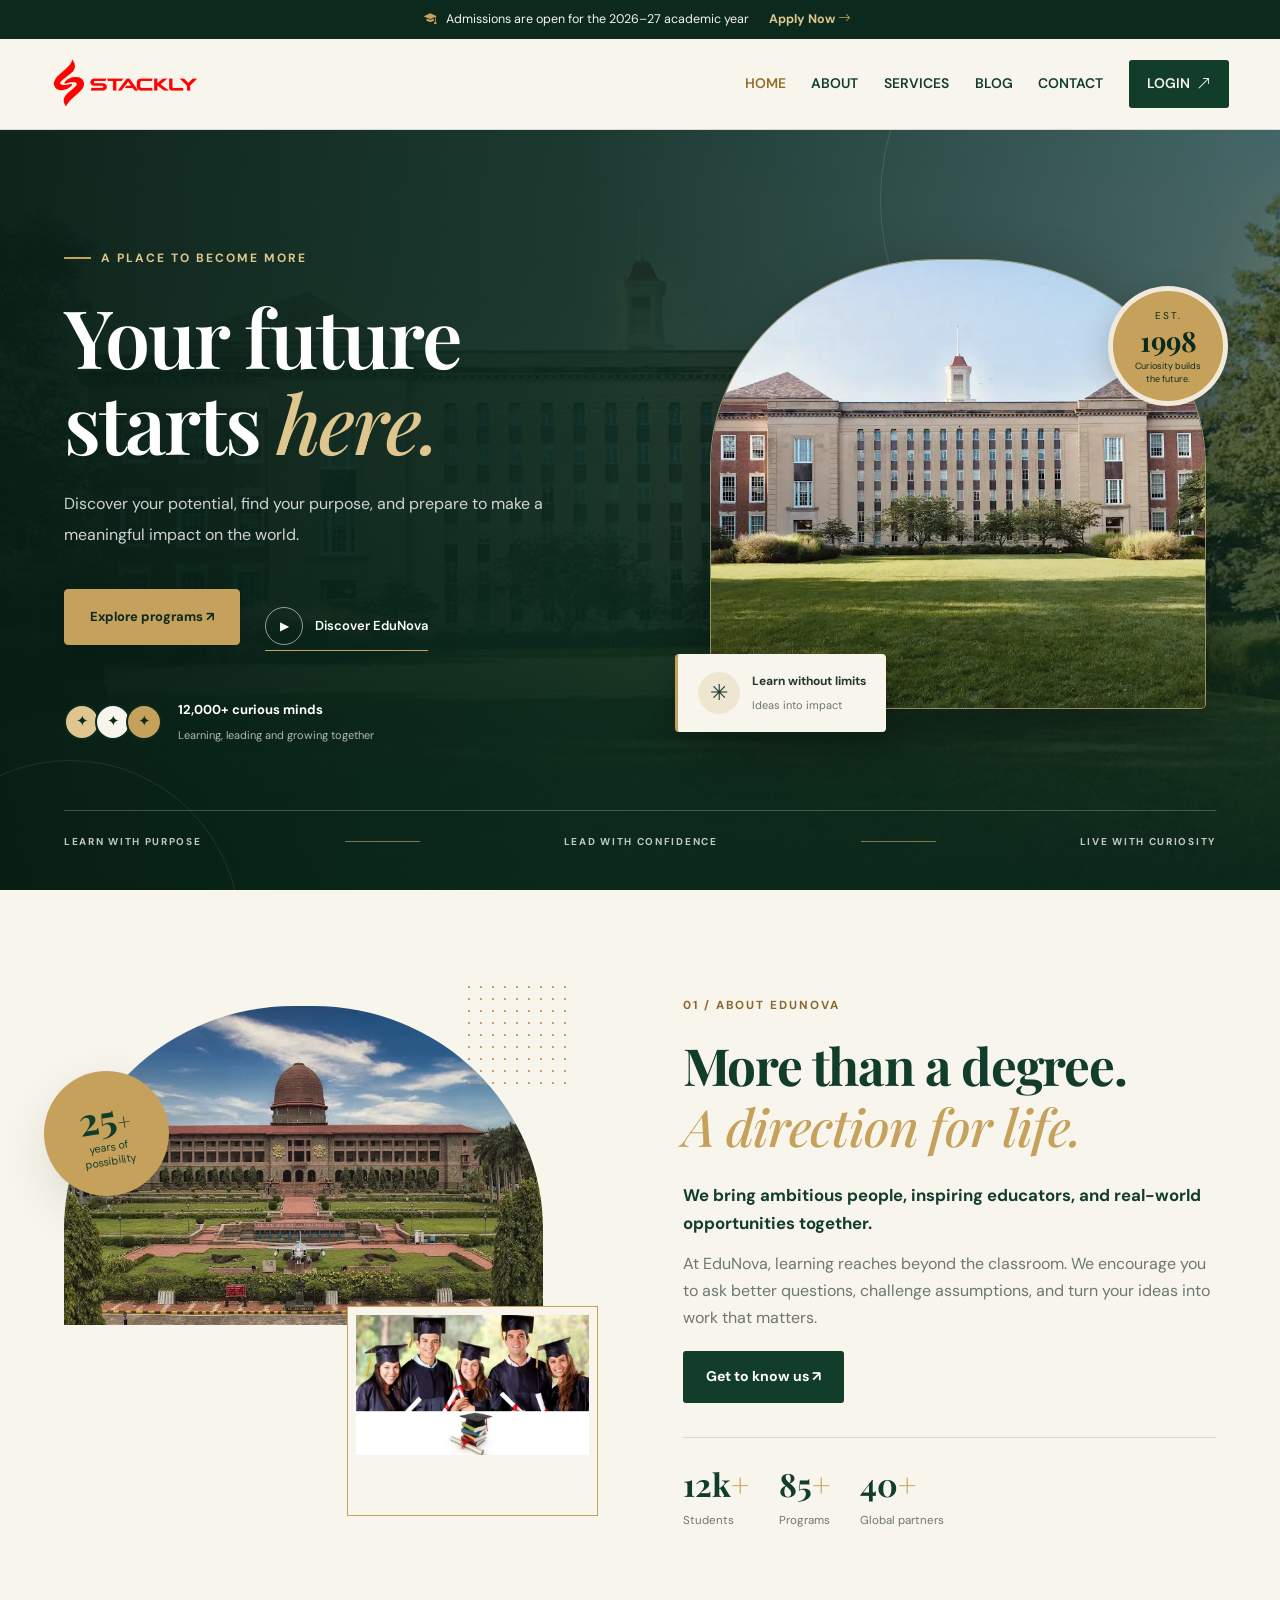
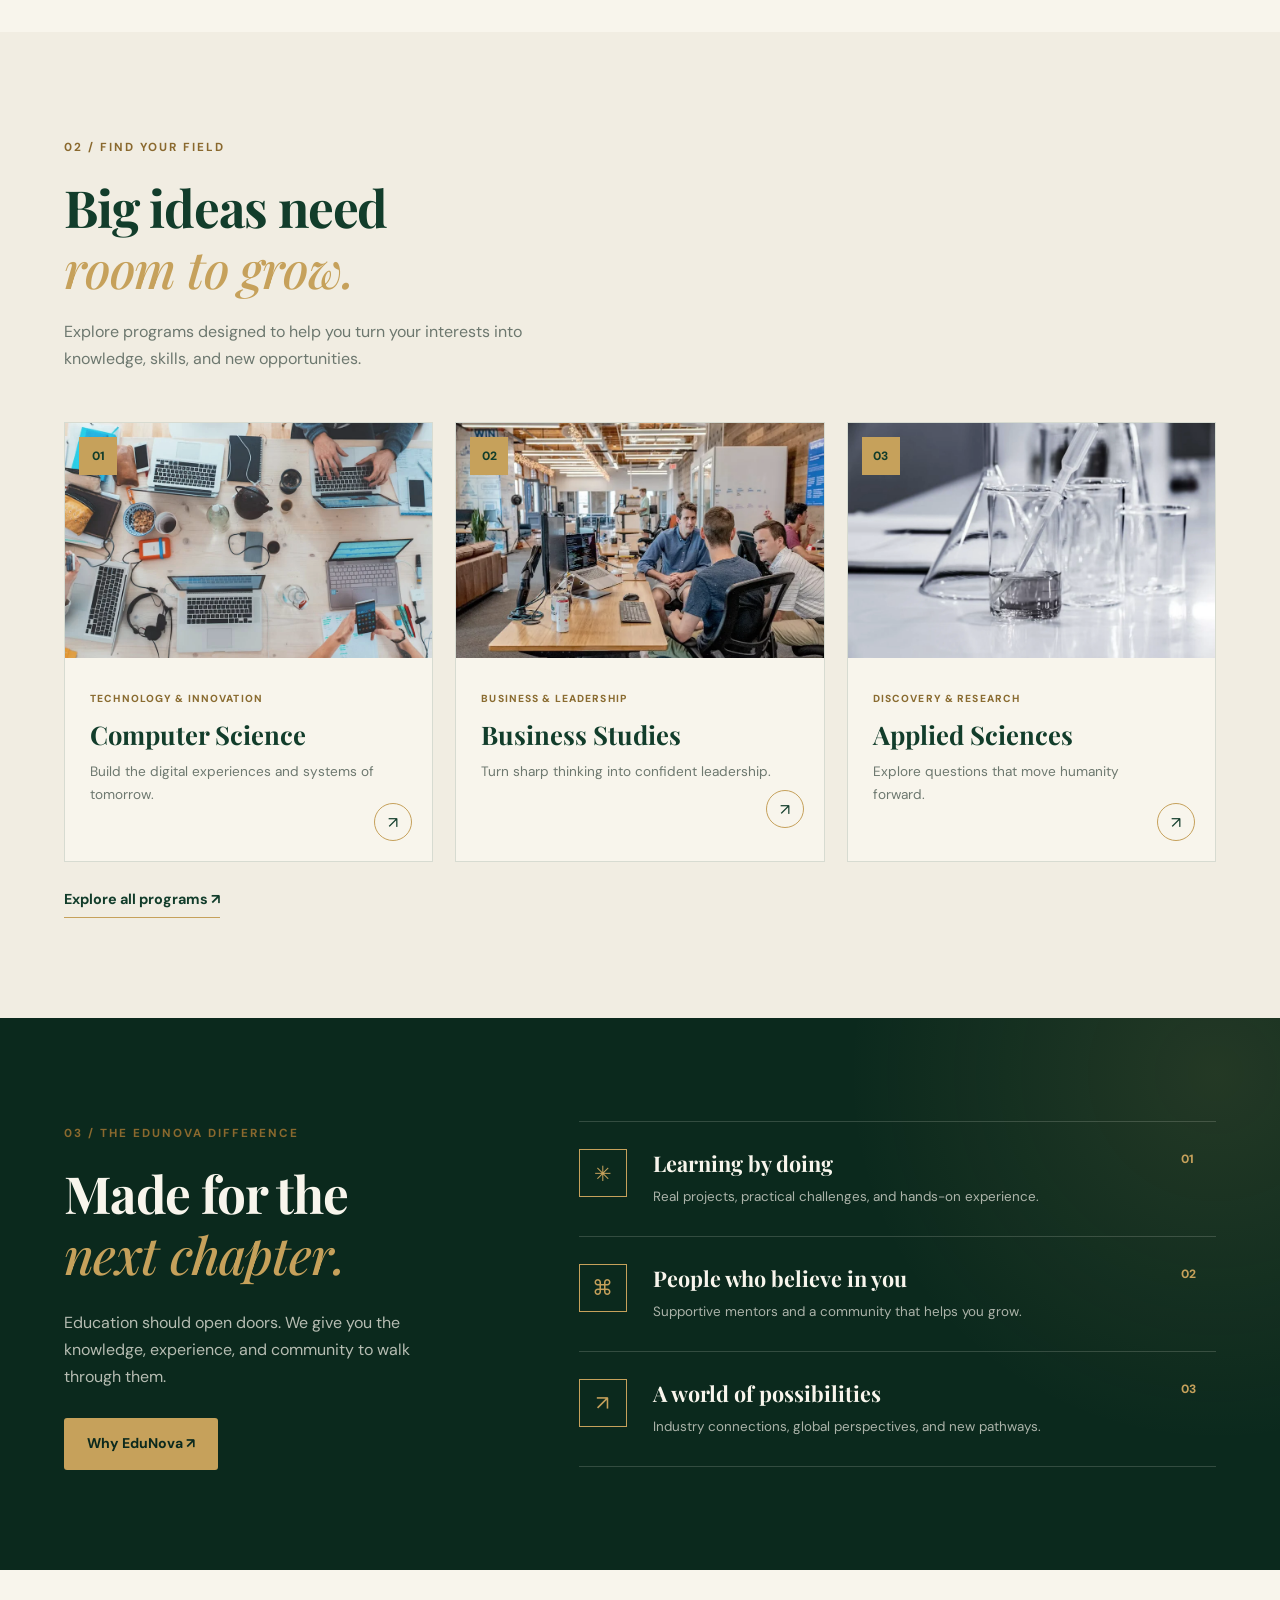
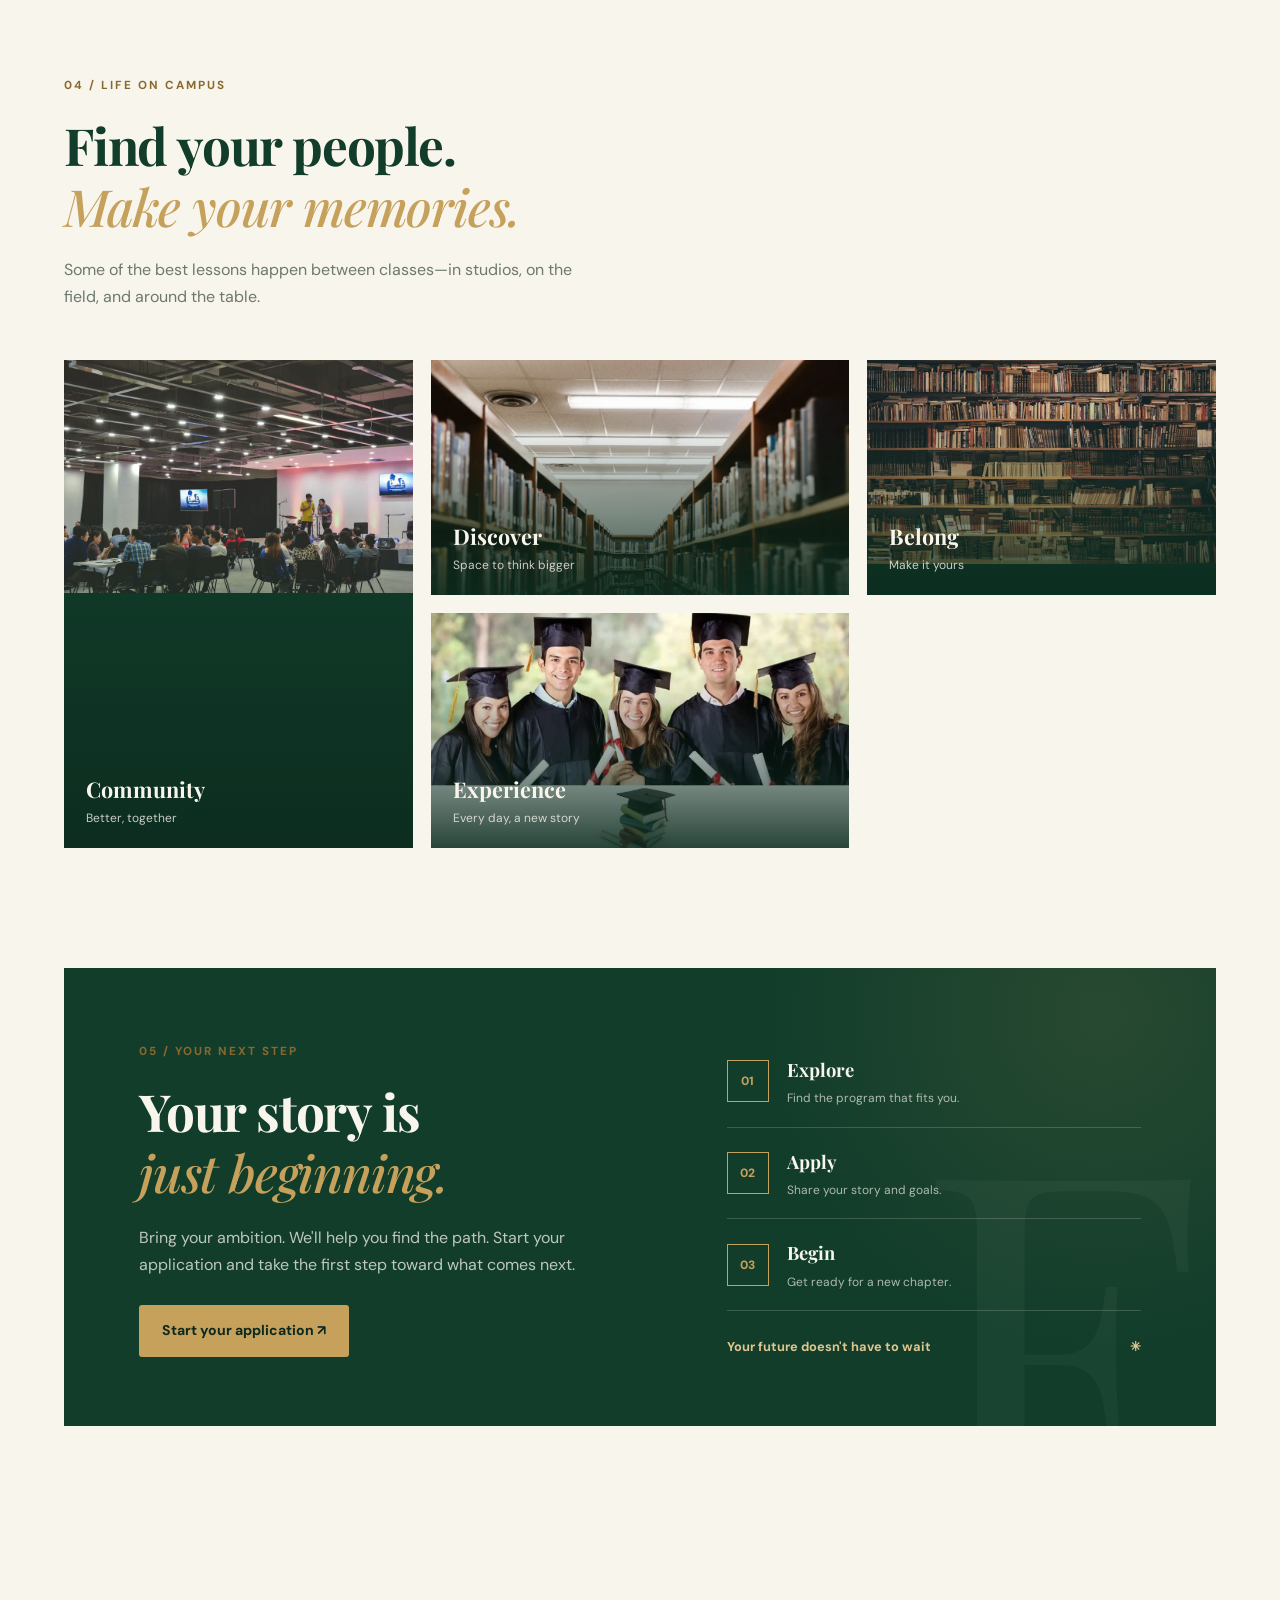
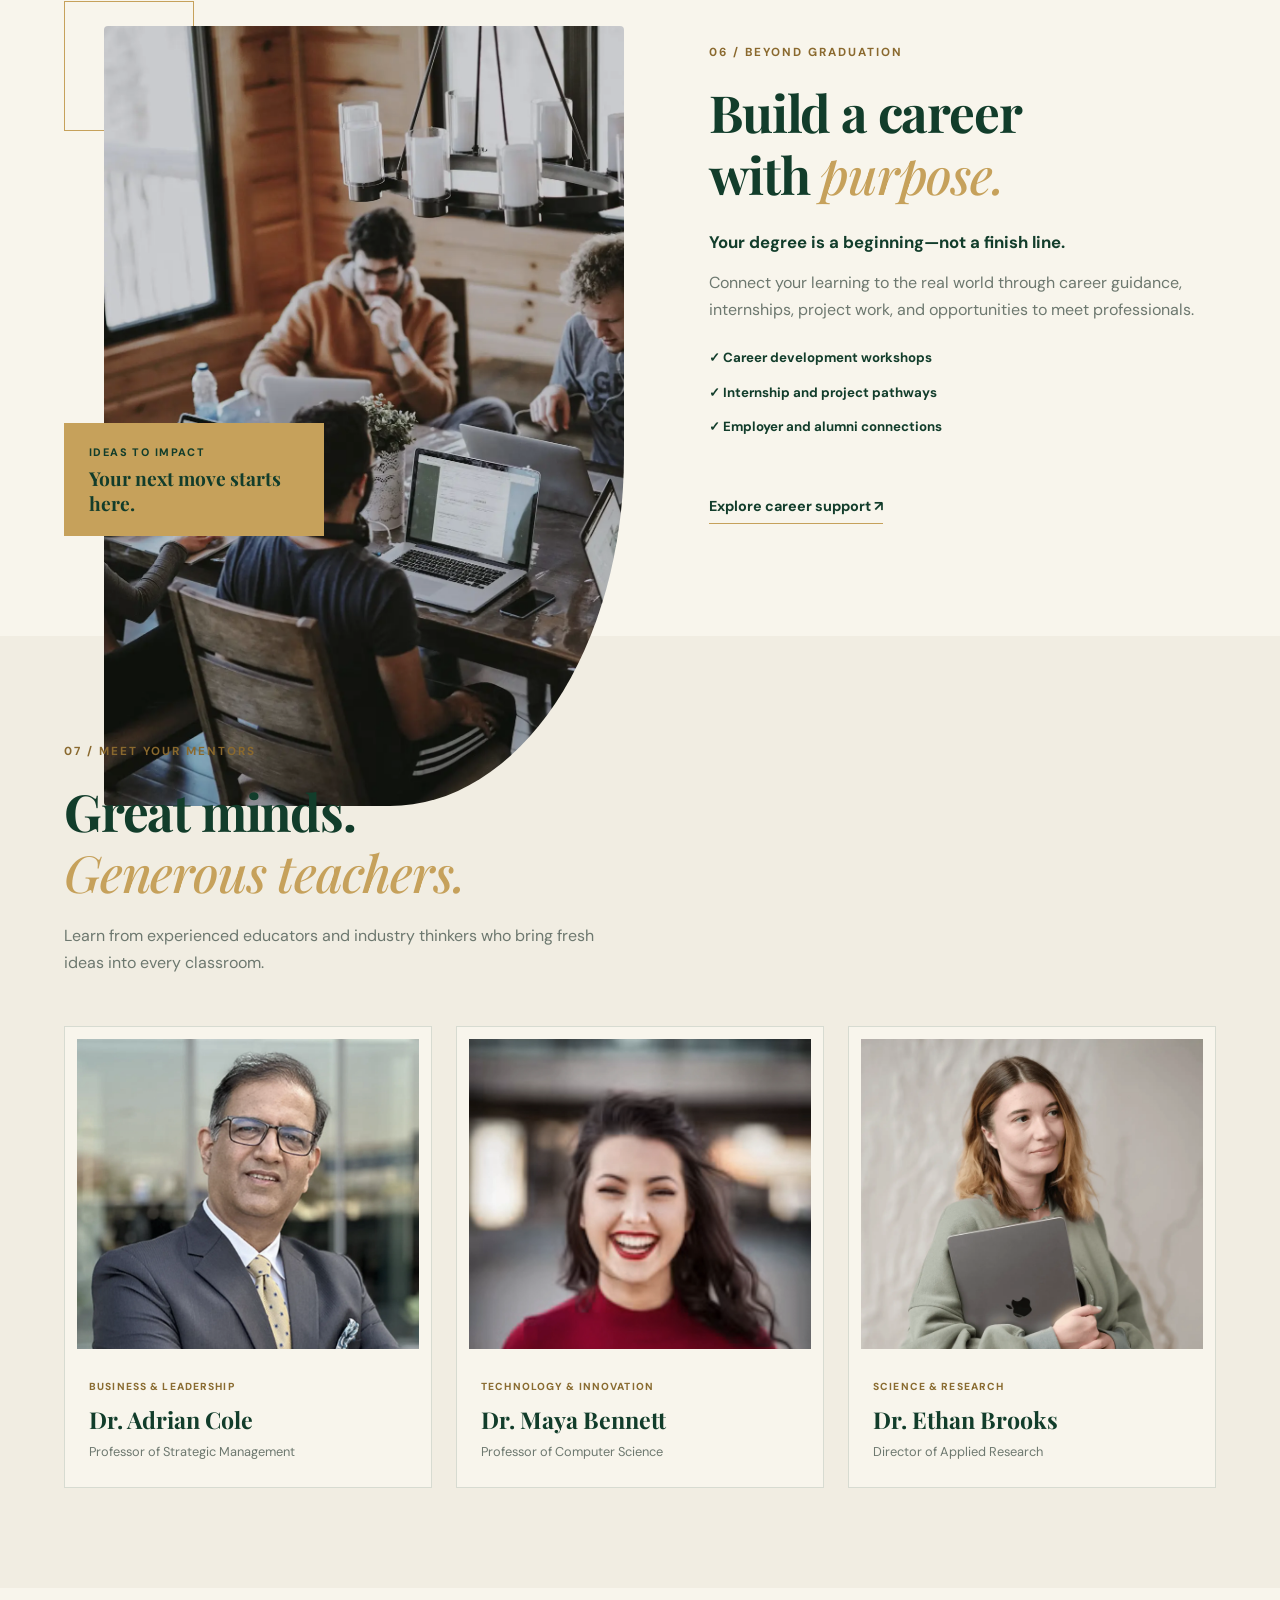
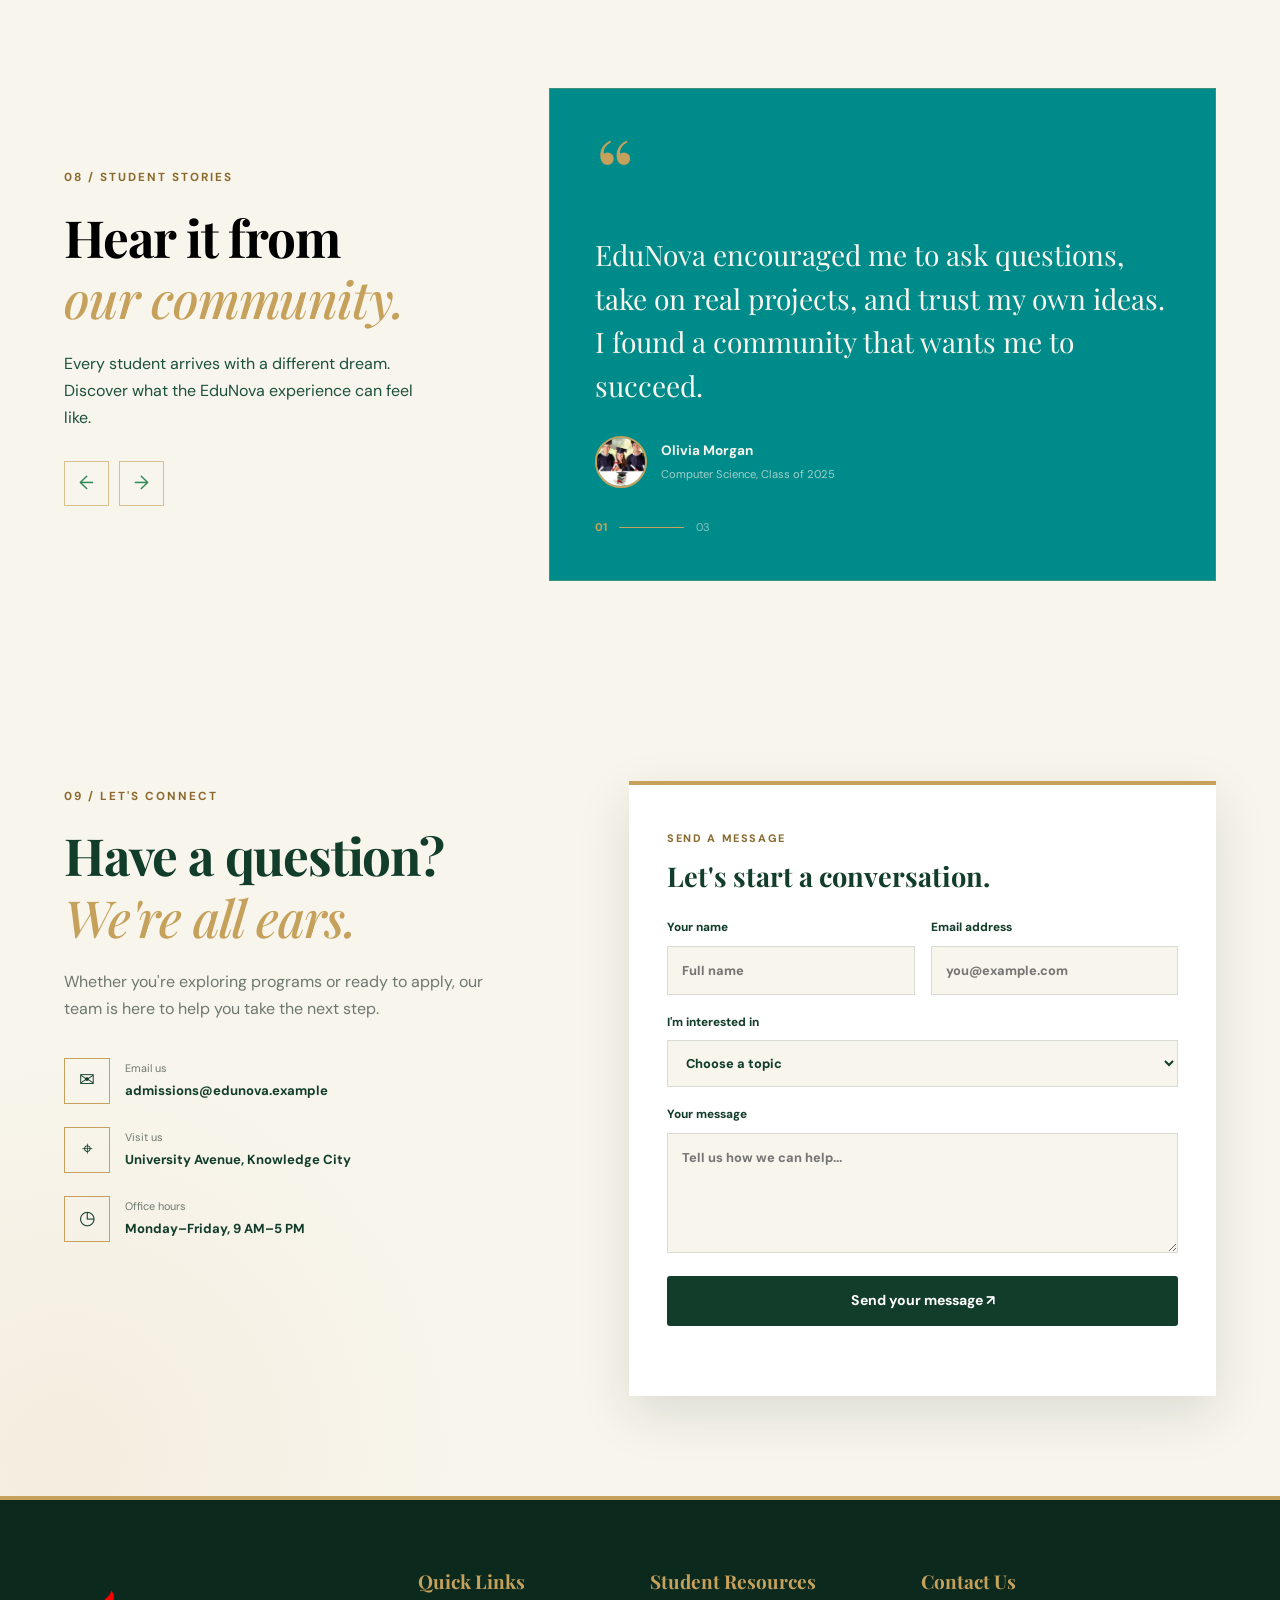
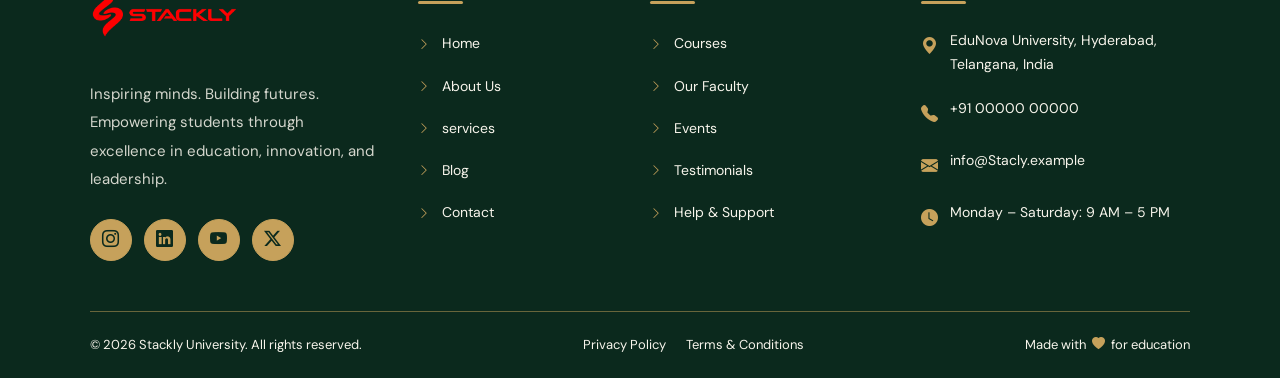
<file: index.html>
<!DOCTYPE html>
<html lang="en">
<head>
  <meta charset="UTF-8">
  <meta name="viewport" content="width=device-width, initial-scale=1.0">
  <meta name="description" content="Discover EduNova University's story, mission, campus, faculty, and commitment to excellence.">
  <title>About Us | EduNova University</title>

  <!-- Google Fonts -->
  <link rel="preconnect" href="https://fonts.googleapis.com">
  <link rel="preconnect" href="https://fonts.gstatic.com" crossorigin>
  <link href="https://fonts.googleapis.com/css2?family=DM+Sans:wght@400;500;600;700&family=Playfair+Display:wght@500;600;700&display=swap" rel="stylesheet">

  <!-- Bootstrap Icons -->
  <link rel="stylesheet" href="https://cdn.jsdelivr.net/npm/bootstrap-icons@1.11.3/font/bootstrap-icons.min.css">

  <!-- AOS Animation -->
  <link href="https://unpkg.com/aos@2.3.1/dist/aos.css" rel="stylesheet">

  <!-- About Page CSS -->
  <link rel="stylesheet" href="css/style.css">
</head>

<body>

  <!-- ANNOUNCEMENT BAR -->
  <div class="announcement-bar">
    <p><i class="bi bi-mortarboard-fill"></i> Admissions are open for the 2026–27 academic year</p>
    <a href="index.html">Apply Now <i class="bi bi-arrow-right"></i></a>
  </div>

  <!-- HEADER -->
  <header class="site-header">
    <div class="header-container">

  <a href="index.html" class="logo" aria-label="EduNova University home">
  <img src="assets/image-1.webp" alt="EduNova University Logo" class="logo-img">
 
</a>
      <button class="menu-toggle" id="menuToggle" aria-label="Open navigation" aria-expanded="false">
        <i class="bi bi-list"></i>
      </button>

      <nav class="main-nav" id="mainNav" aria-label="Main navigation">
        <a href="index.html"class="active">HOME</a>
        <a href="about.html">ABOUT</a>
        <a href="services.html">SERVICES</a>
        <a href="blog.html">BLOG</a>
        <a href="contact.html">CONTACT</a>
        <a href="login.html" class="nav-contact">LOGIN <i class="bi bi-arrow-up-right"></i></a>
      </nav>

    </div>
  </header>

  <main>


    
<!-- HERO BANNER -->
<section class="hero section-dark" id="home">
  <!-- Background image and overlay -->
  <div class="hero-background" aria-hidden="true"></div>
  <div class="hero-overlay" aria-hidden="true"></div>

  <!-- Decorative circles -->
  <div class="hero-orbit orbit-one"></div>
  <div class="hero-orbit orbit-two"></div>

  <div class="container hero-grid">
    <div class="hero-copy" data-aos="fade-up">
      <span class="eyebrow eyebrow-light">
        <i></i> A place to become more
      </span>

      <h1>Your future<br>starts <em>here.</em></h1>

      <p>
        Discover your potential, find your purpose, and prepare
        to make a meaningful impact on the world.
      </p>

      <div class="hero-actions">
        <a class="btn btn-gold" href="404.html">
          Explore programs ↗
        </a>

        <a class="text-link light-link" href="404.html">
          <span class="play-icon">▶</span>
          Discover EduNova
        </a>
      </div>

      <div class="hero-proof">
        <div class="avatar-stack">
          <span>✦</span>
          <span>✦</span>
          <span>✦</span>
        </div>
        <div>
          <strong>12,000+ curious minds</strong>
          <small>Learning, leading and growing together</small>
        </div>
      </div>
    </div>

    <div class="hero-visual"
         data-aos="fade-left"
         data-aos-delay="150">

      <div class="hero-image-frame">
        <img
          src="assets/image-4.webp"
          alt="Modern university campus architecture">
      </div>

      <div class="image-sticker">
        <span>EST.</span>
        <strong>1998</strong>
        <small>Curiosity builds<br>the future.</small>
      </div>

      <div class="hero-note">
        <span class="note-icon">✳</span>
        <div>
          <strong>Learn without limits</strong>
          <small>Ideas into impact</small>
        </div>
      </div>
    </div>
  </div>

  <div class="hero-bottom container" data-aos="fade-up">
    <span>LEARN WITH PURPOSE</span>
    <span class="hero-line"></span>
    <span>LEAD WITH CONFIDENCE</span>
    <span class="hero-line"></span>
    <span>LIVE WITH CURIOSITY</span>
  </div>
</section>


    <!-- 02. ABOUT UNIVERSITY -->
    <section class="section about-section" id="about">
      <div class="container about-grid">
        <div class="about-visual" data-aos="fade-right">
          <div class="about-main-image">
            <img
              src="assets/image-3.webp"
              alt="Students on a university campus">
          </div>

          <div class="about-small-image">
            <img
              src="assets/image-20.webp"
              alt="Students collaborating">
          </div>

          <div class="experience-badge">
            <strong>25<span>+</span></strong>
            <small>years of<br>possibility</small>
          </div>
          <span class="decor-dot"></span>
        </div>

        <div class="about-copy" data-aos="fade-up">
          <span class="eyebrow">01 / About EduNova</span>
          <h2>More than a degree.<br><em>A direction for life.</em></h2>

          <p class="lead">
            We bring ambitious people, inspiring educators, and
            real-world opportunities together.
          </p>

          <p>
            At EduNova, learning reaches beyond the classroom.
            We encourage you to ask better questions, challenge
            assumptions, and turn your ideas into work that matters.
          </p>

          <a class="btn btn-green" href="404.html">Get to know us ↗</a>

          <div class="stats-row">
            <div><strong>12k<span>+</span></strong><small>Students</small></div>
            <div><strong>85<span>+</span></strong><small>Programs</small></div>
            <div><strong>40<span>+</span></strong><small>Global partners</small></div>
          </div>
        </div>
      </div>
    </section>

    <!-- 03. ACADEMIC PROGRAMS -->
    <section class="section programs-section" id="programs">
      <div class="container">
        <div class="section-heading split-heading" data-aos="fade-up">
          <div>
            <span class="eyebrow">02 / Find your field</span>
            <h2>Big ideas need<br><em>room to grow.</em></h2>
          </div>
          <p>
            Explore programs designed to help you turn your interests
            into knowledge, skills, and new opportunities.
          </p>
        </div>

        <div class="program-grid">
          <article class="program-card" data-aos="fade-up">
            <div class="program-image">
              <img src="assets/image-6.webp"
                alt="Technology students working together">
              <span class="program-number">01</span>
            </div>
            <div class="program-content">
              <span class="program-tag">Technology & innovation</span>
              <h3>Computer Science</h3>
              <p>Build the digital experiences and systems of tomorrow.</p>
              <a href="404.html" class="round-arrow" aria-label="Learn more">↗</a>
            </div>
          </article>

          <article class="program-card" data-aos="fade-up" data-aos-delay="80">
            <div class="program-image">
              <img src="assets/image-7.webp"
                alt="Business students collaborating">
              <span class="program-number">02</span>
            </div>
            <div class="program-content">
              <span class="program-tag">Business & leadership</span>
              <h3>Business Studies</h3>
              <p>Turn sharp thinking into confident leadership.</p>
              <a href="404.html" class="round-arrow" aria-label="Learn more">↗</a>
            </div>
          </article>

          <article class="program-card" data-aos="fade-up" data-aos-delay="160">
            <div class="program-image">
              <img src="assets/image-8.webp"
                alt="Science laboratory research">
              <span class="program-number">03</span>
            </div>
            <div class="program-content">
              <span class="program-tag">Discovery & research</span>
              <h3>Applied Sciences</h3>
              <p>Explore questions that move humanity forward.</p>
              <a href="404.html" class="round-arrow" aria-label="Learn more">↗</a>
            </div>
          </article>
        </div>

        <div class="center-action" data-aos="fade-up">
          <a class="text-link" href="404.html">
            Explore all programs ↗
          </a>
        </div>
      </div>
    </section>

    <!-- 04. WHY CHOOSE US -->
    <section class="section why-section section-dark" id="why-us">
      <div class="container why-grid">
        <div class="why-copy" data-aos="fade-right">
          <span class="eyebrow eyebrow-light">03 / The EduNova difference</span>
          <h2>Made for the<br><em>next chapter.</em></h2>
          <p>
            Education should open doors. We give you the knowledge,
            experience, and community to walk through them.
          </p>
          <a class="btn btn-gold" href="404.html">Why EduNova ↗</a>
        </div>

        <div class="benefit-list">
          <article class="benefit" data-aos="fade-up">
            <span class="benefit-icon">✳</span>
            <div>
              <h3>Learning by doing</h3>
              <p>Real projects, practical challenges, and hands-on experience.</p>
            </div>
            <span class="benefit-index">01</span>
          </article>

          <article class="benefit" data-aos="fade-up" data-aos-delay="80">
            <span class="benefit-icon">⌘</span>
            <div>
              <h3>People who believe in you</h3>
              <p>Supportive mentors and a community that helps you grow.</p>
            </div>
            <span class="benefit-index">02</span>
          </article>

          <article class="benefit" data-aos="fade-up" data-aos-delay="160">
            <span class="benefit-icon">↗</span>
            <div>
              <h3>A world of possibilities</h3>
              <p>Industry connections, global perspectives, and new pathways.</p>
            </div>
            <span class="benefit-index">03</span>
          </article>
        </div>
      </div>
    </section>

    <!-- 05. CAMPUS LIFE -->
    <section class="section campus-section" id="campus">
      <div class="container">
        <div class="section-heading" data-aos="fade-up">
          <span class="eyebrow">04 / Life on campus</span>
          <h2>Find your people.<br><em>Make your memories.</em></h2>
          <p>
            Some of the best lessons happen between classes—in studios,
            on the field, and around the table.
          </p>
        </div>

        <div class="campus-gallery">
          <figure class="gallery-item gallery-tall" data-aos="fade-up">
            <img src="assets/image-9.webp"
              alt="University community">
            <figcaption><strong>Community</strong><span>Better, together</span></figcaption>
          </figure>

          <figure class="gallery-item" data-aos="fade-up" data-aos-delay="80">
            <img src="assets/image-10.webp"
              alt="University library">
            <figcaption><strong>Discover</strong><span>Space to think bigger</span></figcaption>
          </figure>

          <figure class="gallery-item" data-aos="fade-up" data-aos-delay="140">
            <img src="assets/image-19.webp"
              alt="Students spending time together">
            <figcaption><strong>Belong</strong><span>Make it yours</span></figcaption>
          </figure>

          <figure class="gallery-item" data-aos="fade-up">
            <img src="assets/image-20.webp"
              alt="University student event">
            <figcaption><strong>Experience</strong><span>Every day, a new story</span></figcaption>
          </figure>
        </div>
      </div>
    </section>

    <!-- 06. ADMISSIONS -->
    <section class="section admissions-section" id="admissions">
      <div class="container admissions-panel" data-aos="zoom-in">
        <div class="admissions-copy">
          <span class="eyebrow eyebrow-light">05 / Your next step</span>
          <h2>Your story is<br><em>just beginning.</em></h2>
          <p>
            Bring your ambition. We'll help you find the path.
            Start your application and take the first step toward
            what comes next.
          </p>
          <a href="404.html" class="btn btn-gold">Start your application ↗</a>
        </div>

        <div class="admissions-steps">
          <div class="step">
            <span>01</span>
            <div><strong>Explore</strong><small>Find the program that fits you.</small></div>
          </div>
          <div class="step">
            <span>02</span>
            <div><strong>Apply</strong><small>Share your story and goals.</small></div>
          </div>
          <div class="step">
            <span>03</span>
            <div><strong>Begin</strong><small>Get ready for a new chapter.</small></div>
          </div>
          <div class="deadline-note">Your future doesn't have to wait <span>✳</span></div>
        </div>
      </div>
    </section>

    <!-- 07. CAREER OPPORTUNITIES -->
    <section class="section careers-section" id="careers">
      <div class="container career-grid">
        <div class="career-image" data-aos="fade-right">
          <img src="assets/image-13.webp"
            alt="Graduates collaborating professionally">
          <div class="career-image-label">
            <span>Ideas to impact</span>
            <strong>Your next move starts here.</strong>
          </div>
        </div>

        <div class="career-copy" data-aos="fade-up">
          <span class="eyebrow">06 / Beyond graduation</span>
          <h2>Build a career<br>with <em>purpose.</em></h2>
          <p class="lead">Your degree is a beginning—not a finish line.</p>
          <p>
            Connect your learning to the real world through career guidance,
            internships, project work, and opportunities to meet professionals.
          </p>

          <div class="career-points">
            <span>✓ Career development workshops</span>
            <span>✓ Internship and project pathways</span>
            <span>✓ Employer and alumni connections</span>
          </div>
          <a href="404.html" class="text-link">Explore career support ↗</a>
        </div>
      </div>
    </section>

    <!-- 08. FACULTY -->
    <section class="section faculty-section" id="faculty">
      <div class="container">
        <div class="section-heading split-heading" data-aos="fade-up">
          <div>
            <span class="eyebrow">07 / Meet your mentors</span>
            <h2>Great minds.<br><em>Generous teachers.</em></h2>
          </div>
          <p>
            Learn from experienced educators and industry thinkers
            who bring fresh ideas into every classroom.
          </p>
        </div>

        <div class="faculty-grid">
          <article class="faculty-card" data-aos="fade-up">
            <div class="faculty-photo">
              <img src="assets/img30.webp"
                alt="Faculty member portrait">
            </div>
            <span class="faculty-dept">Business & leadership</span>
            <h3>Dr. Adrian Cole</h3>
            <p>Professor of Strategic Management</p>
          </article>

          <article class="faculty-card" data-aos="fade-up" data-aos-delay="100">
            <div class="faculty-photo">
              <img src="assets/img32.webp"
                alt="Faculty member portrait">
            </div>
            <span class="faculty-dept">Technology & innovation</span>
            <h3>Dr. Maya Bennett</h3>
            <p>Professor of Computer Science</p>
          </article>

          <article class="faculty-card" data-aos="fade-up" data-aos-delay="200">
            <div class="faculty-photo">
              <img src="assets/img31.webp"
                alt="Faculty member portrait">
            </div>
            <span class="faculty-dept">Science & research</span>
            <h3>Dr. Ethan Brooks</h3>
            <p>Director of Applied Research</p>
          </article>
        </div>
      </div>
    </section>

    <!-- 09. TESTIMONIALS -->
    <section class="section testimonial-section section-dark" id="stories">
      <div class="container testimonial-grid">
        <div class="testimonial-intro" data-aos="fade-right">
          <span class="eyebrow eyebrow-light">08 / Student stories</span>
          <h2>Hear it from<br><em>our community.</em></h2>
          <p>
            Every student arrives with a different dream.
            Discover what the EduNova experience can feel like.
          </p>
          <div class="testimonial-controls">
            <button class="slider-btn prev" aria-label="Previous testimonial">←</button>
            <button class="slider-btn next" aria-label="Next testimonial">→</button>
          </div>
        </div>

        <div class="testimonial-card" data-aos="fade-up">
          <span class="quote-mark">“</span>

          <div class="testimonial-slides">
            <article class="testimonial-slide active">
              <blockquote>
                EduNova encouraged me to ask questions, take on real projects,
                and trust my own ideas. I found a community that wants me to succeed.
              </blockquote>
              <div class="student">
                <img src="assets/image-20.webp"
                  alt="Student portrait">
                <div><strong>Olivia Morgan</strong><small>Computer Science, Class of 2025</small></div>
              </div>
            </article>

            <article class="testimonial-slide">
              <blockquote>
                The faculty helped me connect what I learned in class
                with challenges outside it. That confidence changed how
                I approach my future.
              </blockquote>
              <div class="student">
                <img src="assets/image-21.webp"
                  alt="Student portrait">
                <div><strong>Noah Williams</strong><small>Business Studies, Class of 2024</small></div>
              </div>
            </article>

            <article class="testimonial-slide">
              <blockquote>
                Campus life gave me room to explore, meet people who think
                differently, and discover what I truly care about.
              </blockquote>
              <div class="student">
                <img src="assets/image-3.webp"
                  alt="Student portrait">
                <div><strong>Ava Thompson</strong><small>Applied Sciences, Class of 2025</small></div>
              </div>
            </article>
          </div>

          <div class="slide-count">
            <span class="current-slide">01</span>
            <span class="count-line"></span>
            <span>03</span>
          </div>
        </div>
      </div>
    </section>

    <!-- 10. CONTACT -->

    <section class="section contact-section" id="contact">
      <div class="container contact-grid">
        <div class="contact-copy" data-aos="fade-right">
          <span class="eyebrow">09 / Let's connect</span>
          <h2>Have a question?<br><em>We're all ears.</em></h2>
          <p>
            Whether you're exploring programs or ready to apply,
            our team is here to help you take the next step.
          </p>

          <div class="contact-details">
            <div>
              <span class="contact-icon">✉</span>
              <div><small>Email us</small>
                <a href="mailto:admissions@edunova.example">admissions@edunova.example</a>
              </div>
            </div>
            <div>
              <span class="contact-icon">⌖</span>
              <div><small>Visit us</small>
                <strong>University Avenue, Knowledge City</strong>
              </div>
            </div>
            <div>
              <span class="contact-icon">◷</span>
              <div><small>Office hours</small>
                <strong>Monday–Friday, 9 AM–5 PM</strong>
              </div>
            </div>
          </div>
        </div>

        <form class="contact-form" id="contactForm" data-aos="fade-up">
          <span class="form-kicker">SEND A MESSAGE</span>
          <h3>Let's start a conversation.</h3>

          <div class="form-row">
            <label>Your name
              <input type="text" name="name" placeholder="Full name" required>
            </label>
            <label>Email address
              <input type="email" name="email" placeholder="you@example.com" required>
            </label>
          </div>

          <label>I'm interested in
            <select name="interest" required>
              <option value="">Choose a topic</option>
              <option>Undergraduate programs</option>
              <option>Postgraduate programs</option>
              <option>Admissions and applications</option>
              <option>Campus visits</option>
              <option>Other questions</option>
            </select>
          </label>

          <label>Your message
            <textarea name="message" rows="4"
              placeholder="Tell us how we can help..." required></textarea>
          </label>

          <button class="btn btn-green form-submit" type="submit">
            Send your message ↗
          </button>
          <p class="form-status" aria-live="polite"></p>
        </form>
      </div>
    </section>
  </main>

<!-- FOOTER -->
<footer class="footer" id="contact">
  <div class="footer-container">

    <!-- University Info -->
    <div class="footer-about">
    <a href="index.html" class="logo" aria-label="EduNova University home">
  <img src="assets/image-1.webp" alt="EduNova University Logo" class="logo-img">
 
</a>
      <p>
        Inspiring minds. Building futures. Empowering students
        through excellence in education, innovation, and leadership.
      </p>

      <div class="social-links">
       
        <a href="404.html" aria-label="Instagram">
          <i class="bi bi-instagram"></i>
        </a>
        <a href="404.html" aria-label="LinkedIn">
          <i class="bi bi-linkedin"></i>
        </a>
        <a href="404.html" aria-label="YouTube">
          <i class="bi bi-youtube"></i>
        </a>
        <a href="404.html" aria-label="Twitter">
          <i class="bi bi-twitter-x"></i>
        </a>
      </div>
    </div>

    <!-- Quick Links -->
    <div class="footer-column">
      <h3>Quick Links</h3>
      <ul>
        <li><a href="index.html"><i class="bi bi-chevron-right"></i> Home</a></li>
        <li><a href="about.html"><i class="bi bi-chevron-right"></i> About Us</a></li>
        <li><a href="services.html"><i class="bi bi-chevron-right"></i> services</a></li>
        <li><a href="blog.html"><i class="bi bi-chevron-right"></i> Blog</a></li>
        <li><a href="contact.html"><i class="bi bi-chevron-right"></i> Contact</a></li>
      </ul>
    </div>

    <!-- Student Resources -->
    <div class="footer-column">
      <h3>Student Resources</h3>
      <ul>
        <li><a href="404.html"><i class="bi bi-chevron-right"></i> Courses</a></li>
        <li><a href="404.html"><i class="bi bi-chevron-right"></i> Our Faculty</a></li>
        <li><a href="404.html"><i class="bi bi-chevron-right"></i> Events</a></li>
        <li><a href="404.html"><i class="bi bi-chevron-right"></i> Testimonials</a></li>
        <li><a href="404.html"><i class="bi bi-chevron-right"></i> Help & Support</a></li>
      </ul>
    </div>

    <!-- Contact Information -->
    <div class="footer-column footer-contact">
      <h3>Contact Us</h3>

      <p>
        <i class="bi bi-geo-alt-fill"></i>
        <span>EduNova University, Hyderabad, Telangana, India</span>
      </p>

      <p>
        <i class="bi bi-telephone-fill"></i>
        <a href="tel:+910000000000">+91 00000 00000</a>
      </p>

      <p>
        <i class="bi bi-envelope-fill"></i>
        <a href="mailto:info@edunova.example">info@Stacly.example</a>
      </p>

      <p>
        <i class="bi bi-clock-fill"></i>
        <span>Monday – Saturday: 9 AM – 5 PM</span>
      </p>
    </div>

  </div>

  <!-- Footer Bottom -->
  <div class="footer-bottom">
    <p class="copyright">
      © <span id="year"></span> Stackly University.
      All rights reserved.
    </p>

    <div class="footer-bottom-links">
      <a href="404.html">Privacy Policy</a>
      <a href="404.html">Terms & Conditions</a>
    </div>

    <p class="footer-made">
      Made with <i class="bi bi-heart-fill"></i> for education
    </p>
  </div>
</footer>

<!-- BACK TO TOP -->
<button id="backToTop" aria-label="Back to top">
  <i class="bi bi-arrow-up"></i>
</button>


  <!-- AOS and custom JavaScript -->
  <script src="https://unpkg.com/aos@2.3.1/dist/aos.js"></script>
  <script src="js/script.js"></script>
</body>
</html>
</file>
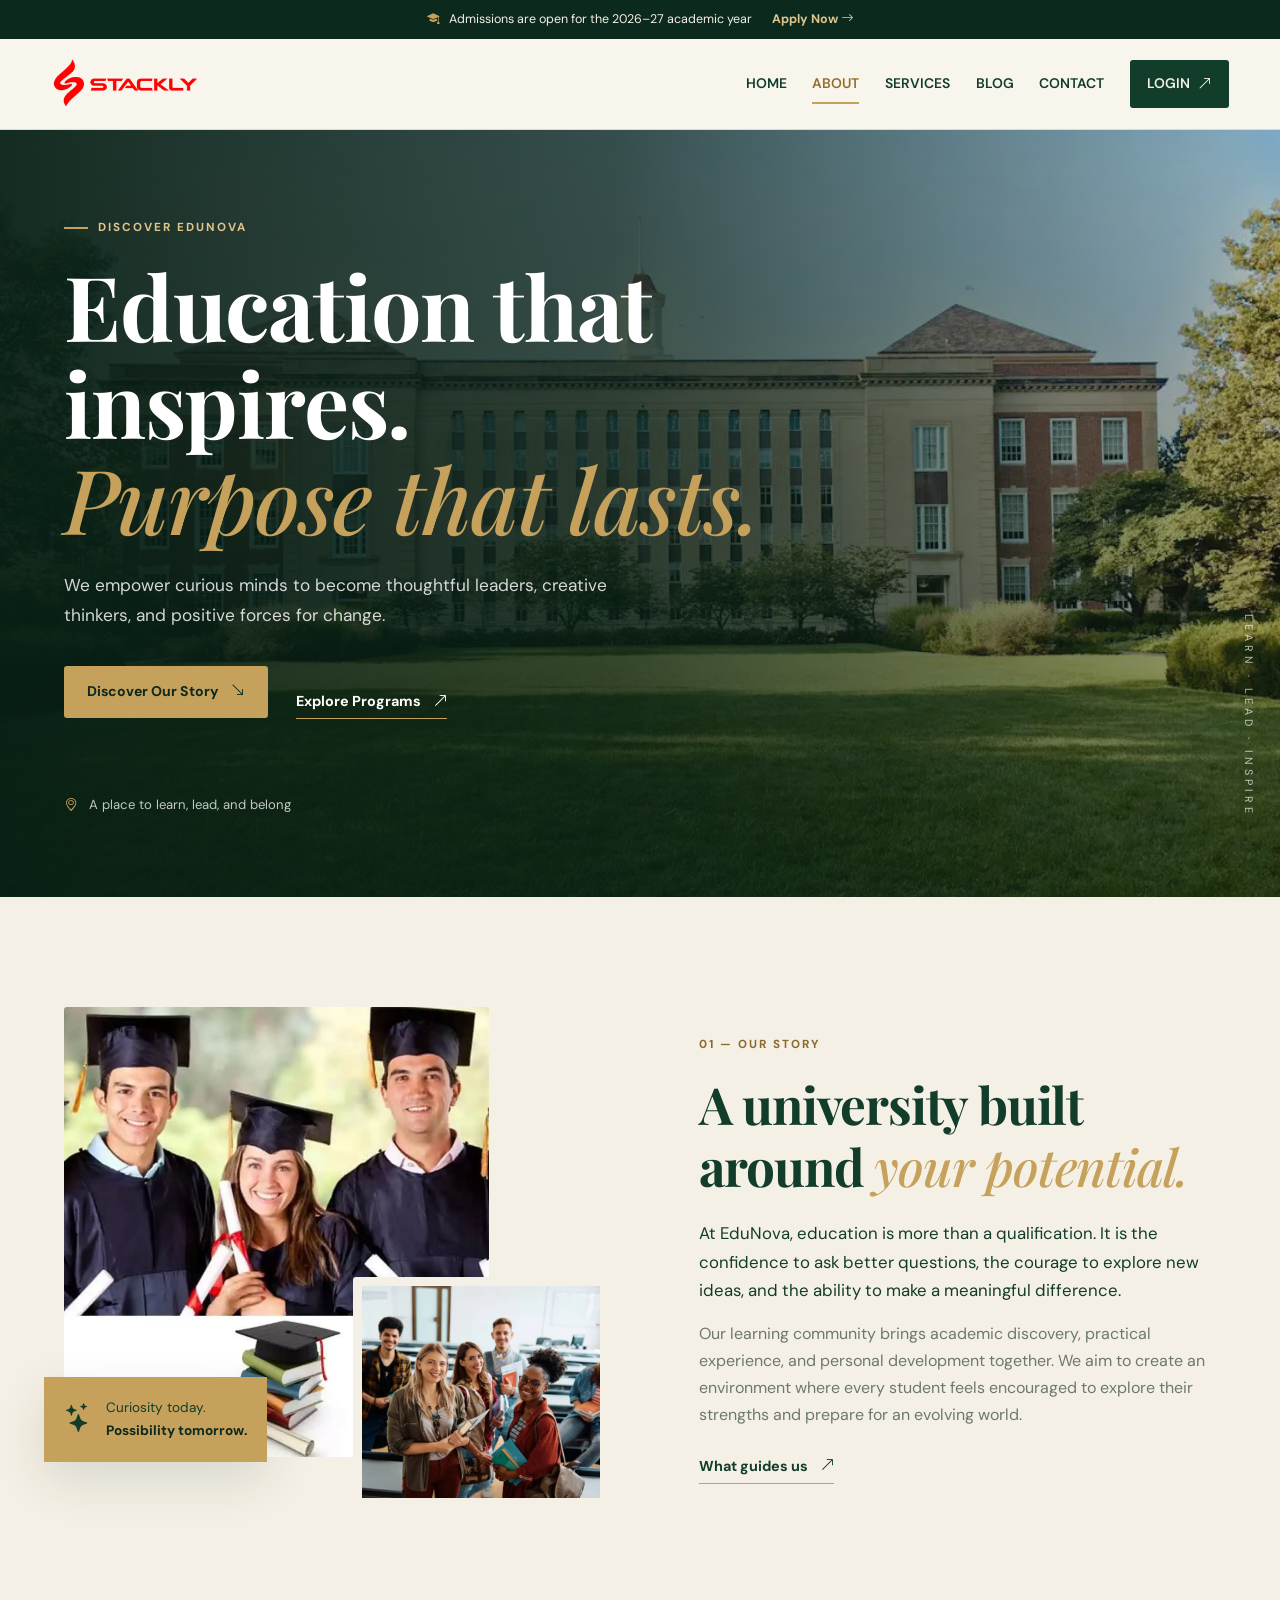
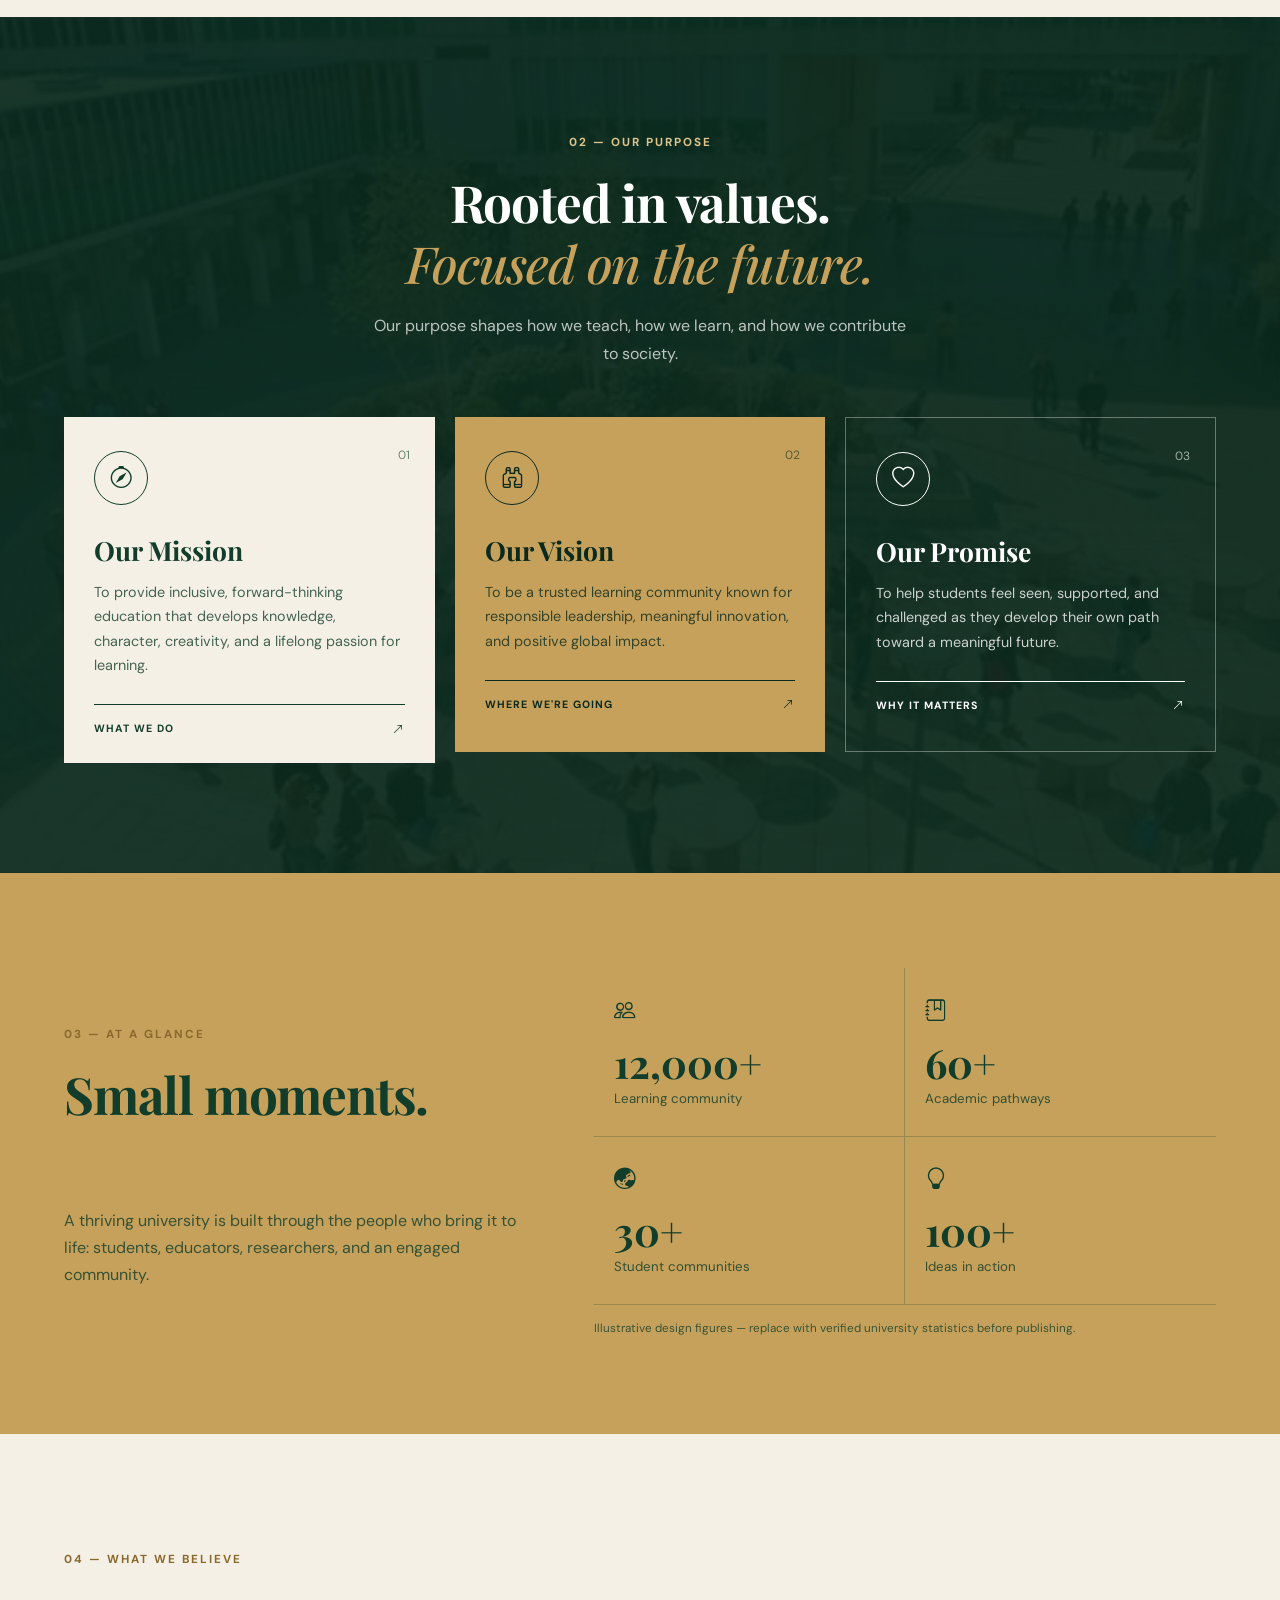
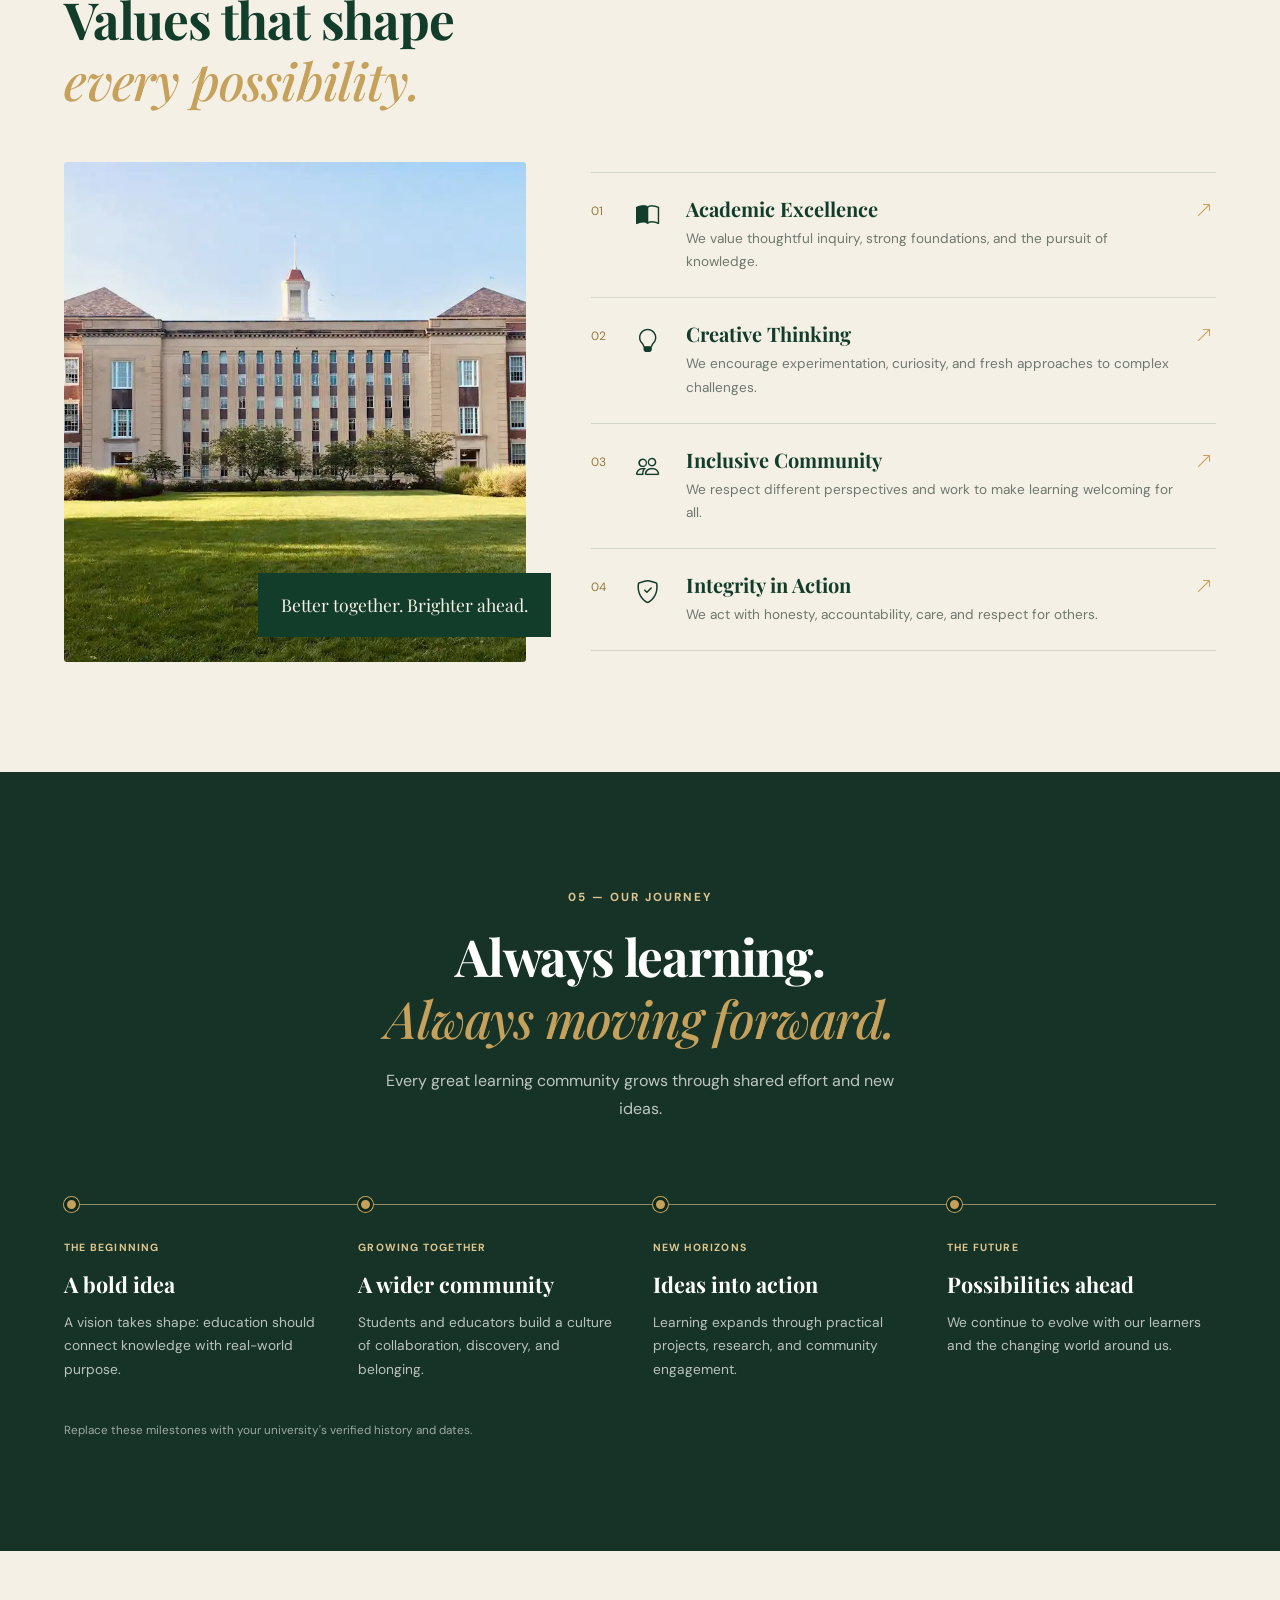
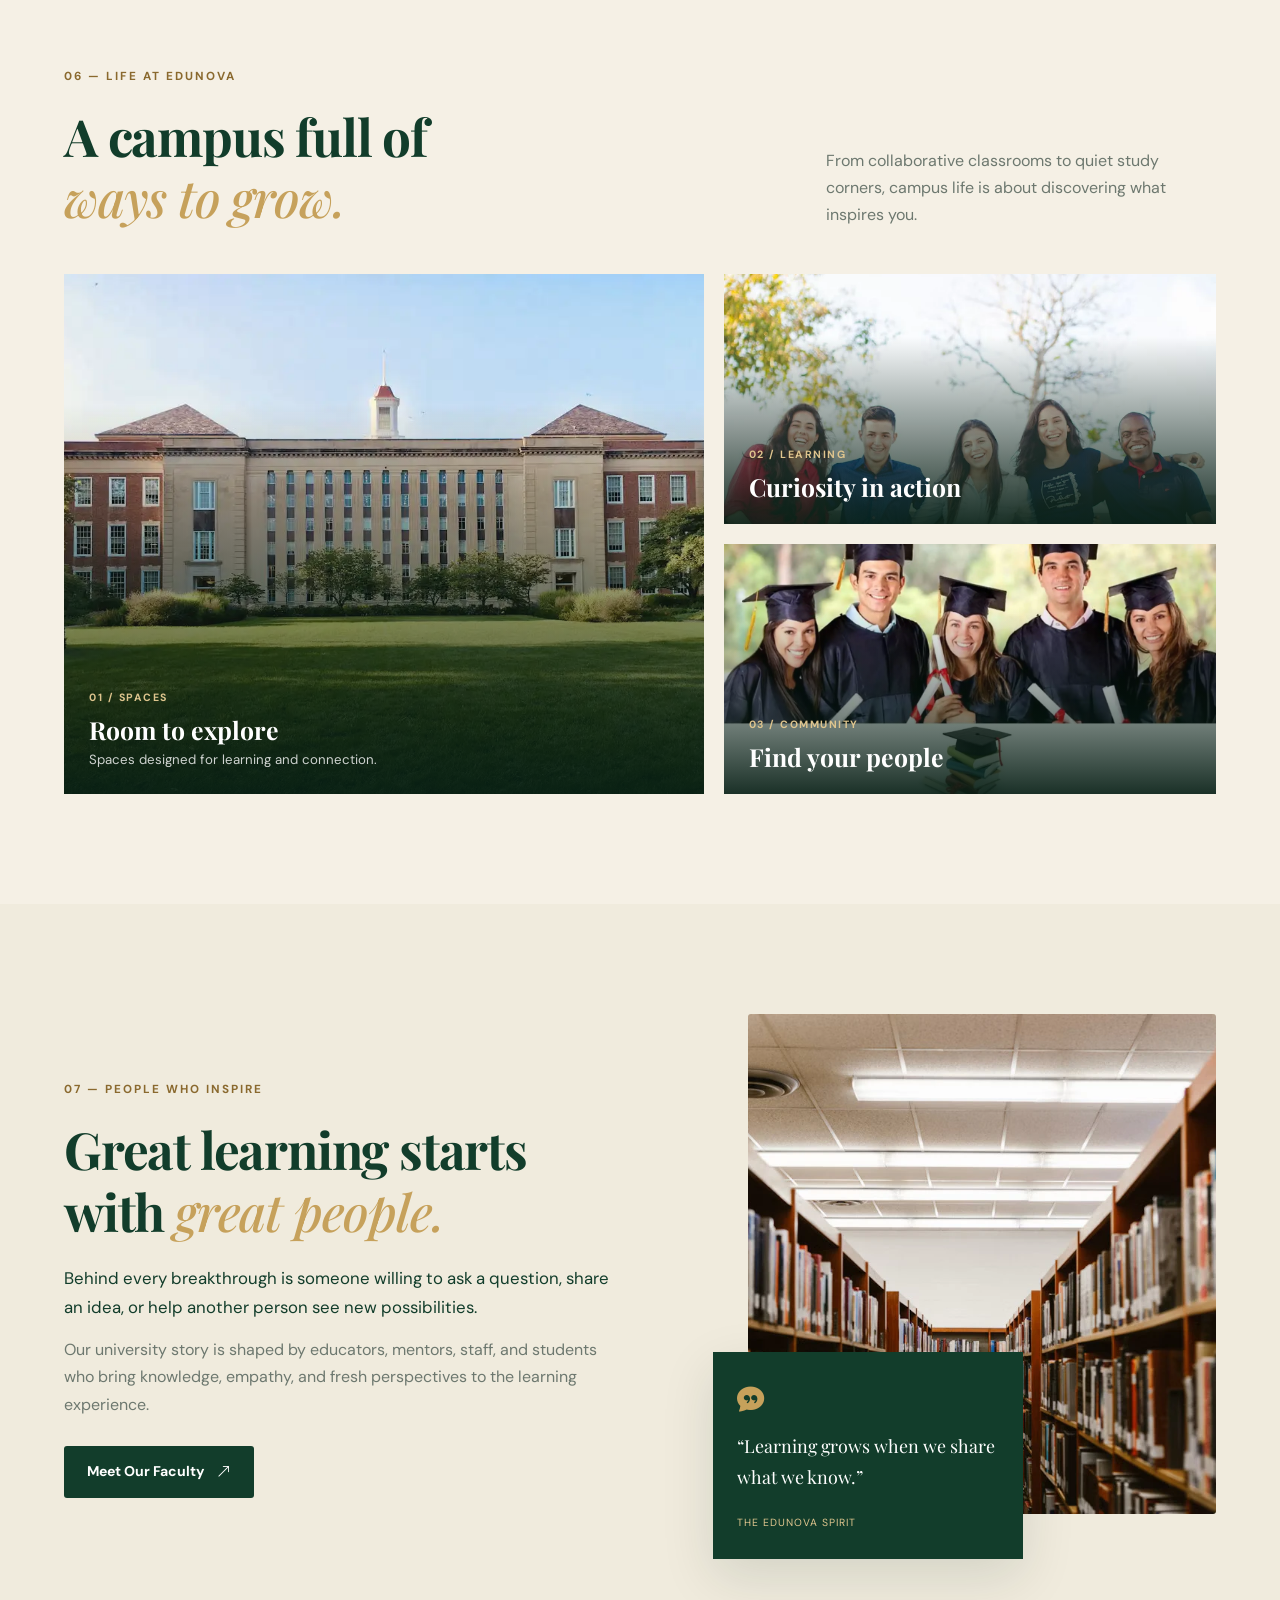
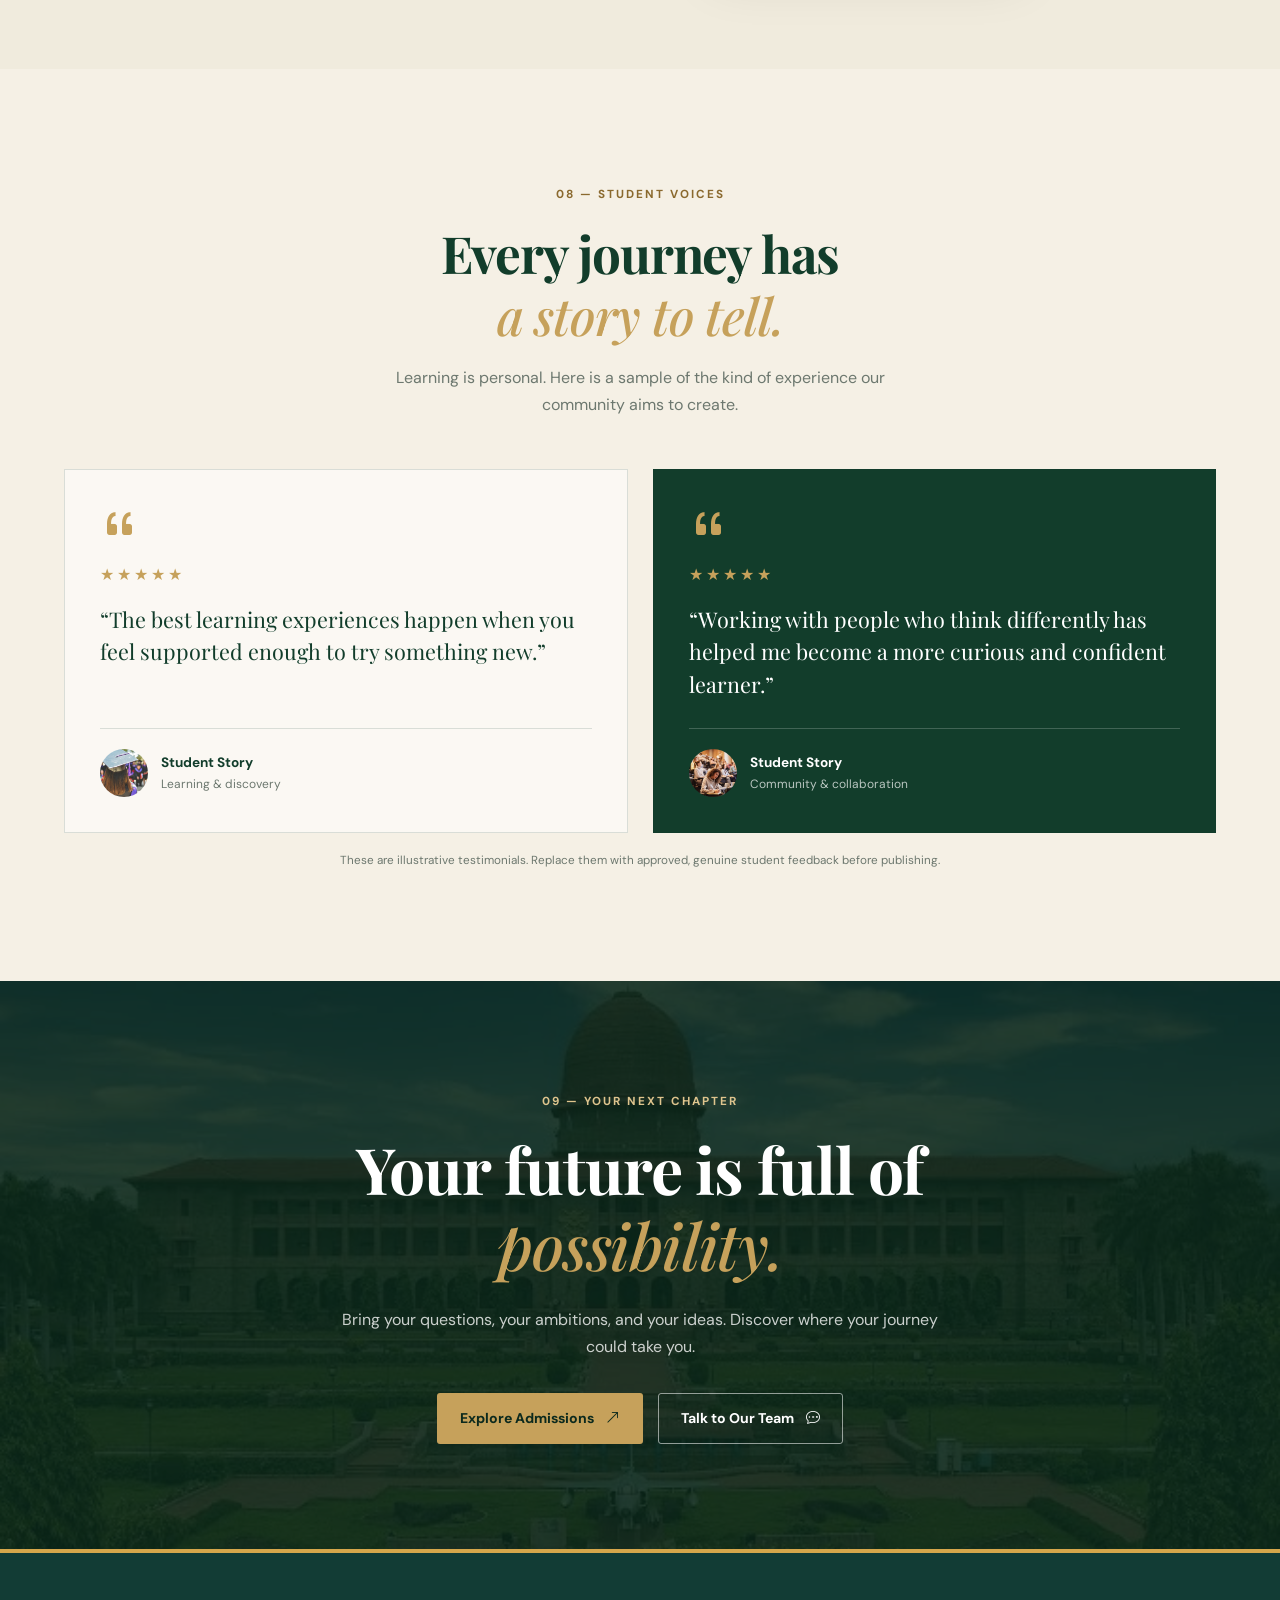
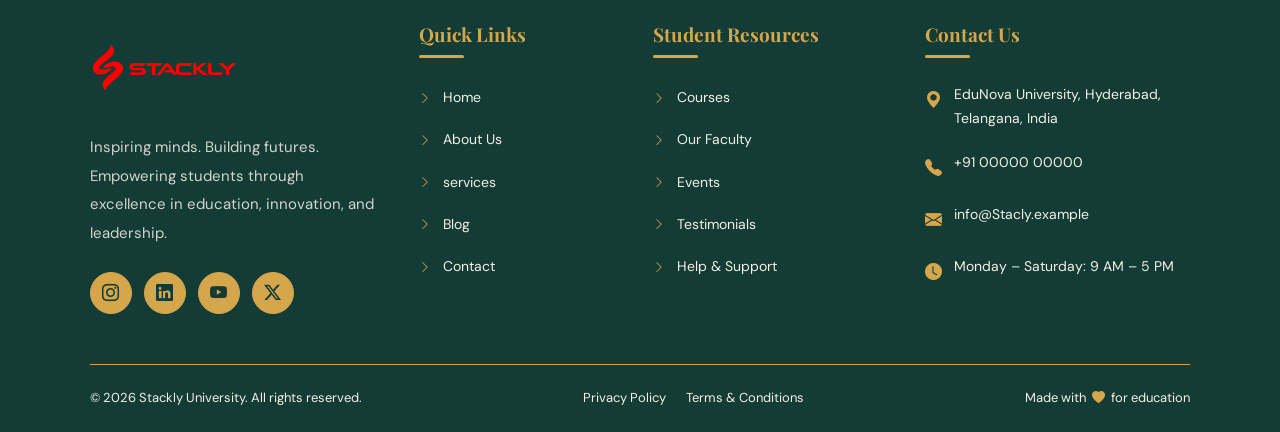
<file: about.html>
<!DOCTYPE html>
<html lang="en">
<head>
  <meta charset="UTF-8">
  <meta name="viewport" content="width=device-width, initial-scale=1.0">
  <meta name="description" content="Discover EduNova University's story, mission, campus, faculty, and commitment to excellence.">
  <title>About Us | EduNova University</title>

  <!-- Google Fonts -->
  <link rel="preconnect" href="https://fonts.googleapis.com">
  <link rel="preconnect" href="https://fonts.gstatic.com" crossorigin>
  <link href="https://fonts.googleapis.com/css2?family=DM+Sans:wght@400;500;600;700&family=Playfair+Display:wght@500;600;700&display=swap" rel="stylesheet">

  <!-- Bootstrap Icons -->
  <link rel="stylesheet" href="https://cdn.jsdelivr.net/npm/bootstrap-icons@1.11.3/font/bootstrap-icons.min.css">

  <!-- AOS Animation -->
  <link href="https://unpkg.com/aos@2.3.1/dist/aos.css" rel="stylesheet">

  <!-- About Page CSS -->
  <link rel="stylesheet" href="css/about.css">
</head>

<body>

  <!-- ANNOUNCEMENT BAR -->
  <div class="announcement-bar">
    <p><i class="bi bi-mortarboard-fill"></i> Admissions are open for the 2026–27 academic year</p>
    <a href="index.html">Apply Now <i class="bi bi-arrow-right"></i></a>
  </div>

  <!-- HEADER -->
  <header class="site-header">
    <div class="header-container">
  <a href="index.html" class="logo" aria-label="EduNova University home">
  <img src="assets/image-1.webp" alt="EduNova University Logo" class="logo-img">
 
</a>

      <button class="menu-toggle" id="menuToggle" aria-label="Open navigation" aria-expanded="false">
        <i class="bi bi-list"></i>
      </button>

      <nav class="main-nav" id="mainNav" aria-label="Main navigation">
        <a href="index.html#home">HOME</a>
        <a href="about.html" class="active">ABOUT</a>
        <a href="services.html">SERVICES</a>
        <a href="blog.html">BLOG</a>
        <a href="contact.html">CONTACT</a>
        <a href="login.html" class="nav-contact">LOGIN <i class="bi bi-arrow-up-right"></i></a>
      </nav>

    </div>
  </header>

  <main>

    <!-- SECTION 1: HERO -->
    <section class="about-hero" id="home">
      <div class="hero-overlay"></div>
      <div class="container hero-content" data-aos="fade-up">
        <span class="eyebrow light-eyebrow"><span></span> DISCOVER EDUNOVA</span>
        <h1>Education that inspires.<br><em>Purpose that lasts.</em></h1>
        <p>We empower curious minds to become thoughtful leaders, creative thinkers, and positive forces for change.</p>
        <div class="hero-actions">
          <a href="404.html" class="btn btn-gold">Discover Our Story <i class="bi bi-arrow-down-right"></i></a>
          <a href="404.html" class="text-link light-link">Explore Programs <i class="bi bi-arrow-up-right"></i></a>
        </div>
        <div class="hero-caption"><i class="bi bi-geo-alt"></i> A place to learn, lead, and belong</div>
      </div>
      <div class="hero-side-label">LEARN · LEAD · INSPIRE</div>
    </section>

    <!-- SECTION 2: OUR STORY -->
    <section class="story-section section-padding" id="our-story">
      <div class="container story-grid">
        <div class="story-images" data-aos="fade-right">
          <img class="story-main-image" src="assets/image-20.webp" alt="University students walking across campus">
          <img class="story-small-image" src="assets/image-23.webp" alt="Students learning together">
          <div class="story-image-note"><i class="bi bi-stars"></i><span>Curiosity today.<br><strong>Possibility tomorrow.</strong></span></div>
        </div>

        <div class="story-copy" data-aos="fade-left">
          <span class="eyebrow">01 — OUR STORY</span>
          <h2>A university built around <em>your potential.</em></h2>
          <p class="lead">At EduNova, education is more than a qualification. It is the confidence to ask better questions, the courage to explore new ideas, and the ability to make a meaningful difference.</p>
          <p>Our learning community brings academic discovery, practical experience, and personal development together. We aim to create an environment where every student feels encouraged to explore their strengths and prepare for an evolving world.</p>
          <a href="404.html" class="text-link">What guides us <i class="bi bi-arrow-up-right"></i></a>
        </div>
      </div>
    </section>

    <!-- SECTION 3: MISSION AND VISION -->
    <section class="mission-section section-padding" id="our-mission">
      <div class="container">
        <div class="section-heading centered-heading" data-aos="fade-up">
          <span class="eyebrow light-eyebrow">02 — OUR PURPOSE</span>
          <h2>Rooted in values.<br><em>Focused on the future.</em></h2>
          <p>Our purpose shapes how we teach, how we learn, and how we contribute to society.</p>
        </div>

       <div class="mission-grid">

  <!-- 01. OUR MISSION -->
  <a href="404.html" class="mission-card-link">
    <article class="mission-card mission-card-light" data-aos="fade-up">
      <div class="card-icon">
        <i class="bi bi-compass"></i>
      </div>

      <span class="card-number">01</span>
      <h3>Our Mission</h3>

      <p>
        To provide inclusive, forward-thinking education that develops
        knowledge, character, creativity, and a lifelong passion for learning.
      </p>

      <div class="card-bottom-label">
        WHAT WE DO <i class="bi bi-arrow-up-right"></i>
      </div>
    </article>
  </a>

  <!-- 02. OUR VISION -->
  <a href="404.html" class="mission-card-link">
    <article class="mission-card mission-card-gold"
             data-aos="fade-up"
             data-aos-delay="100">
      <div class="card-icon">
        <i class="bi bi-binoculars"></i>
      </div>

      <span class="card-number">02</span>
      <h3>Our Vision</h3>

      <p>
        To be a trusted learning community known for responsible leadership,
        meaningful innovation, and positive global impact.
      </p>

      <div class="card-bottom-label">
        WHERE WE'RE GOING <i class="bi bi-arrow-up-right"></i>
      </div>
    </article>
  </a>

  <!-- 03. OUR PROMISE -->
  <a href="404.html" class="mission-card-link">
    <article class="mission-card mission-card-outline"
             data-aos="fade-up"
             data-aos-delay="200">
      <div class="card-icon">
        <i class="bi bi-heart"></i>
      </div>

      <span class="card-number">03</span>
      <h3>Our Promise</h3>

      <p>
        To help students feel seen, supported, and challenged as they develop
        their own path toward a meaningful future.
      </p>

      <div class="card-bottom-label">
        WHY IT MATTERS <i class="bi bi-arrow-up-right"></i>
      </div>
    </article>
  </a>

</div>
    </section>

    <!-- SECTION 4: UNIVERSITY AT A GLANCE -->
    <section class="stats-section" id="at-a-glance">
      <div class="container stats-layout">
        <div class="stats-intro" data-aos="fade-right">
          <span class="eyebrow">03 — AT A GLANCE</span>
          <h2>Small moments.<br><em>Big possibilities.</em></h2>
          <p>A thriving university is built through the people who bring it to life: students, educators, researchers, and an engaged community.</p>
        </div>

        <div class="stats-grid" data-aos="fade-up">
          <div class="stat-item">
            <i class="bi bi-people"></i>
            <strong><span class="counter" data-target="12000">0</span><span>+</span></strong>
            <p>Learning community</p>
          </div>
          <div class="stat-item">
            <i class="bi bi-journal-bookmark"></i>
            <strong><span class="counter" data-target="60">0</span><span>+</span></strong>
            <p>Academic pathways</p>
          </div>
          <div class="stat-item">
            <i class="bi bi-globe-asia-australia"></i>
            <strong><span class="counter" data-target="30">0</span><span>+</span></strong>
            <p>Student communities</p>
          </div>
          <div class="stat-item">
            <i class="bi bi-lightbulb"></i>
            <strong><span class="counter" data-target="100">0</span><span>+</span></strong>
            <p>Ideas in action</p>
          </div>
          <p class="stats-note">Illustrative design figures — replace with verified university statistics before publishing.</p>
        </div>
      </div>
    </section>

    <!-- SECTION 5: OUR VALUES -->
    <section class="values-section section-padding" id="our-values">
      <div class="container">
        <div class="section-heading" data-aos="fade-up">
          <span class="eyebrow">04 — WHAT WE BELIEVE</span>
          <h2>Values that shape<br><em>every possibility.</em></h2>
        </div>

        <div class="values-layout">
          <div class="values-photo" data-aos="zoom-in">
            <img src="assets/image-15.webp" alt="University students collaborating in a learning space">
            <div class="values-photo-caption">Better together. Brighter ahead.</div>
          </div>

     <div class="values-list">

  <!-- 01. Academic Excellence -->
  <a href="404.html" class="value-row-link">
    <article class="value-row" data-aos="fade-left">
      <span>01</span>
      <i class="bi bi-book-half"></i>
      <div>
        <h3>Academic Excellence</h3>
        <p>We value thoughtful inquiry, strong foundations, and the pursuit of knowledge.</p>
      </div>
      <i class="bi bi-arrow-up-right value-arrow"></i>
    </article>
  </a>

  <!-- 02. Creative Thinking -->
  <a href="404.html" class="value-row-link">
    <article class="value-row" data-aos="fade-left" data-aos-delay="70">
      <span>02</span>
      <i class="bi bi-lightbulb"></i>
      <div>
        <h3>Creative Thinking</h3>
        <p>We encourage experimentation, curiosity, and fresh approaches to complex challenges.</p>
      </div>
      <i class="bi bi-arrow-up-right value-arrow"></i>
    </article>
  </a>

  <!-- 03. Inclusive Community -->
  <a href="404.html" class="value-row-link">
    <article class="value-row" data-aos="fade-left" data-aos-delay="140">
      <span>03</span>
      <i class="bi bi-people"></i>
      <div>
        <h3>Inclusive Community</h3>
        <p>We respect different perspectives and work to make learning welcoming for all.</p>
      </div>
      <i class="bi bi-arrow-up-right value-arrow"></i>
    </article>
  </a>

  <!-- 04. Integrity in Action -->
  <a href="404.html" class="value-row-link">
    <article class="value-row" data-aos="fade-left" data-aos-delay="210">
      <span>04</span>
      <i class="bi bi-shield-check"></i>
      <div>
        <h3>Integrity in Action</h3>
        <p>We act with honesty, accountability, care, and respect for others.</p>
      </div>
      <i class="bi bi-arrow-up-right value-arrow"></i>
    </article>
  </a>

</div>
        </div>
      </div>
    </section>

    <!-- SECTION 6: OUR JOURNEY -->
    <section class="journey-section section-padding" id="our-journey">
      <div class="container">
        <div class="section-heading centered-heading" data-aos="fade-up">
          <span class="eyebrow light-eyebrow">05 — OUR JOURNEY</span>
          <h2>Always learning.<br><em>Always moving forward.</em></h2>
          <p>Every great learning community grows through shared effort and new ideas.</p>
        </div>

        <div class="timeline">
          <article class="timeline-item" data-aos="fade-up">
            <span class="timeline-dot"></span><span class="timeline-year">THE BEGINNING</span>
            <h3>A bold idea</h3><p>A vision takes shape: education should connect knowledge with real-world purpose.</p>
          </article>
          <article class="timeline-item" data-aos="fade-up" data-aos-delay="100">
            <span class="timeline-dot"></span><span class="timeline-year">GROWING TOGETHER</span>
            <h3>A wider community</h3><p>Students and educators build a culture of collaboration, discovery, and belonging.</p>
          </article>
          <article class="timeline-item" data-aos="fade-up" data-aos-delay="200">
            <span class="timeline-dot"></span><span class="timeline-year">NEW HORIZONS</span>
            <h3>Ideas into action</h3><p>Learning expands through practical projects, research, and community engagement.</p>
          </article>
          <article class="timeline-item" data-aos="fade-up" data-aos-delay="300">
            <span class="timeline-dot"></span><span class="timeline-year">THE FUTURE</span>
            <h3>Possibilities ahead</h3><p>We continue to evolve with our learners and the changing world around us.</p>
          </article>
        </div>
        <p class="timeline-note">Replace these milestones with your university's verified history and dates.</p>
      </div>
    </section>

    <!-- SECTION 7: CAMPUS EXPERIENCE -->
    <section class="campus-section section-padding" id="campus-experience">
      <div class="container">
        <div class="campus-heading" data-aos="fade-up">
          <div>
            <span class="eyebrow">06 — LIFE AT EDUNOVA</span>
            <h2>A campus full of<br><em>ways to grow.</em></h2>
          </div>
          <p>From collaborative classrooms to quiet study corners, campus life is about discovering what inspires you.</p>
        </div>

        <div class="campus-gallery">
          <article class="campus-card campus-card-large" data-aos="fade-up">
            <img src="assets/image-15.webp" alt="University campus architecture">
            <div class="campus-card-overlay"><span>01 / SPACES</span><h3>Room to explore</h3><p>Spaces designed for learning and connection.</p></div>
          </article>
          <article class="campus-card" data-aos="fade-up" data-aos-delay="100">
            <img src="assets/image-11.webp" alt="Students engaged in learning">
            <div class="campus-card-overlay"><span>02 / LEARNING</span><h3>Curiosity in action</h3></div>
          </article>
          <article class="campus-card" data-aos="fade-up" data-aos-delay="200">
            <img src="assets/image-20.webp" alt="Friends spending time together outdoors">
            <div class="campus-card-overlay"><span>03 / COMMUNITY</span><h3>Find your people</h3></div>
          </article>
        </div>
      </div>
    </section>

    <!-- SECTION 8: FACULTY AND LEADERSHIP -->
    <section class="people-section section-padding" id="our-people">
      <div class="container people-grid">
        <div class="people-copy" data-aos="fade-right">
          <span class="eyebrow">07 — PEOPLE WHO INSPIRE</span>
          <h2>Great learning starts with <em>great people.</em></h2>
          <p class="lead">Behind every breakthrough is someone willing to ask a question, share an idea, or help another person see new possibilities.</p>
          <p>Our university story is shaped by educators, mentors, staff, and students who bring knowledge, empathy, and fresh perspectives to the learning experience.</p>
          <a href="404.html" class="btn btn-green">Meet Our Faculty <i class="bi bi-arrow-up-right"></i></a>
        </div>

        <div class="people-image-wrap" data-aos="fade-left">
          <img src="assets/image-10.webp" alt="Professional educator representing the university community">
          <div class="people-image-badge"><i class="bi bi-chat-quote-fill"></i><p>“Learning grows when we share what we know.”</p><span>THE EDUNOVA SPIRIT</span></div>
        </div>
      </div>
    </section>

    <!-- SECTION 9: STUDENT VOICES -->
    <section class="voices-section section-padding" id="student-voices">
      <div class="container">
        <div class="section-heading centered-heading" data-aos="fade-up">
          <span class="eyebrow">08 — STUDENT VOICES</span>
          <h2>Every journey has<br><em>a story to tell.</em></h2>
          <p>Learning is personal. Here is a sample of the kind of experience our community aims to create.</p>
        </div>

        <div class="testimonial-grid">
          <article class="testimonial-card" data-aos="fade-up">
            <div class="quote-icon"><i class="bi bi-quote"></i></div>
            <div class="quote-stars" aria-label="5 out of 5 stars">★★★★★</div>
            <blockquote>“The best learning experiences happen when you feel supported enough to try something new.”</blockquote>
            <div class="student-profile"><img src="assets/image-12.webp" alt=""><div><strong>Student Story</strong><span>Learning & discovery</span></div></div>
          </article>
          <article class="testimonial-card testimonial-featured" data-aos="fade-up" data-aos-delay="100">
            <div class="quote-icon"><i class="bi bi-quote"></i></div>
            <div class="quote-stars" aria-label="5 out of 5 stars">★★★★★</div>
            <blockquote>“Working with people who think differently has helped me become a more curious and confident learner.”</blockquote>
            <div class="student-profile"><img src="assets/image-24.webp" alt=""><div><strong>Student Story</strong><span>Community & collaboration</span></div></div>
          </article>
        </div>
        <p class="testimonial-note">These are illustrative testimonials. Replace them with approved, genuine student feedback before publishing.</p>
      </div>
    </section>

    <!-- SECTION 10: CALL TO ACTION -->
    <section class="about-cta" id="join-us">
      <div class="cta-background"></div>
      <div class="container cta-content" data-aos="zoom-in">
        <span class="eyebrow light-eyebrow">09 — YOUR NEXT CHAPTER</span>
        <h2>Your future is full of <em>possibility.</em></h2>
        <p>Bring your questions, your ambitions, and your ideas. Discover where your journey could take you.</p>
        <div class="cta-actions">
          <a href="404.html" class="btn btn-gold">Explore Admissions <i class="bi bi-arrow-up-right"></i></a>
          <a href="404.html" class="btn btn-outline-light">Talk to Our Team <i class="bi bi-chat-dots"></i></a>
        </div>
      </div>
    </section>

  </main>
<!-- FOOTER -->
 
<footer class="footer" id="contact">
  <div class="footer-container">

    <!-- University Info -->
    <div class="footer-about">
    <a href="index.html" class="logo" aria-label="EduNova University home">
  <img src="assets/image-1.webp" alt="EduNova University Logo" class="logo-img">
 
</a>
      <p>
        Inspiring minds. Building futures. Empowering students
        through excellence in education, innovation, and leadership.
      </p>

      <div class="social-links">
       
        <a href="404.html" aria-label="Instagram">
          <i class="bi bi-instagram"></i>
        </a>
        <a href="404.html" aria-label="LinkedIn">
          <i class="bi bi-linkedin"></i>
        </a>
        <a href="404.html" aria-label="YouTube">
          <i class="bi bi-youtube"></i>
        </a>
        <a href="404.html" aria-label="Twitter">
          <i class="bi bi-twitter-x"></i>
        </a>
      </div>
    </div>

    <!-- Quick Links -->
    <div class="footer-column">
      <h3>Quick Links</h3>
      <ul>
        <li><a href="index.html"><i class="bi bi-chevron-right"></i> Home</a></li>
        <li><a href="about.html"><i class="bi bi-chevron-right"></i> About Us</a></li>
        <li><a href="services.html"><i class="bi bi-chevron-right"></i> services</a></li>
        <li><a href="blog.html"><i class="bi bi-chevron-right"></i> Blog</a></li>
        <li><a href="contact.html"><i class="bi bi-chevron-right"></i> Contact</a></li>
      </ul>
    </div>

    <!-- Student Resources -->
    <div class="footer-column">
      <h3>Student Resources</h3>
      <ul>
        <li><a href="404.html"><i class="bi bi-chevron-right"></i> Courses</a></li>
        <li><a href="404.html"><i class="bi bi-chevron-right"></i> Our Faculty</a></li>
        <li><a href="404.html"><i class="bi bi-chevron-right"></i> Events</a></li>
        <li><a href="404.html"><i class="bi bi-chevron-right"></i> Testimonials</a></li>
        <li><a href="404.html"><i class="bi bi-chevron-right"></i> Help & Support</a></li>
      </ul>
    </div>

    <!-- Contact Information -->
    <div class="footer-column footer-contact">
      <h3>Contact Us</h3>

      <p>
        <i class="bi bi-geo-alt-fill"></i>
        <span>EduNova University, Hyderabad, Telangana, India</span>
      </p>

      <p>
        <i class="bi bi-telephone-fill"></i>
        <a href="tel:+910000000000">+91 00000 00000</a>
      </p>

      <p>
        <i class="bi bi-envelope-fill"></i>
        <a href="mailto:info@edunova.example">info@Stacly.example</a>
      </p>

      <p>
        <i class="bi bi-clock-fill"></i>
        <span>Monday – Saturday: 9 AM – 5 PM</span>
      </p>
    </div>

  </div>

  <!-- Footer Bottom -->
  <div class="footer-bottom">
    <p class="copyright">
      © <span id="year"></span> Stackly University.
      All rights reserved.
    </p>

    <div class="footer-bottom-links">
      <a href="404.html">Privacy Policy</a>
      <a href="404.html">Terms & Conditions</a>
    </div>

    <p class="footer-made">
      Made with <i class="bi bi-heart-fill"></i> for education
    </p>
  </div>
</footer>

<!-- BACK TO TOP -->
<button id="backToTop" aria-label="Back to top">
  <i class="bi bi-arrow-up"></i>
</button>

  <!-- AOS -->
  <script src="https://unpkg.com/aos@2.3.1/dist/aos.js"></script>
  <script src="js/about.js"></script>
</body>
</html>
</file>
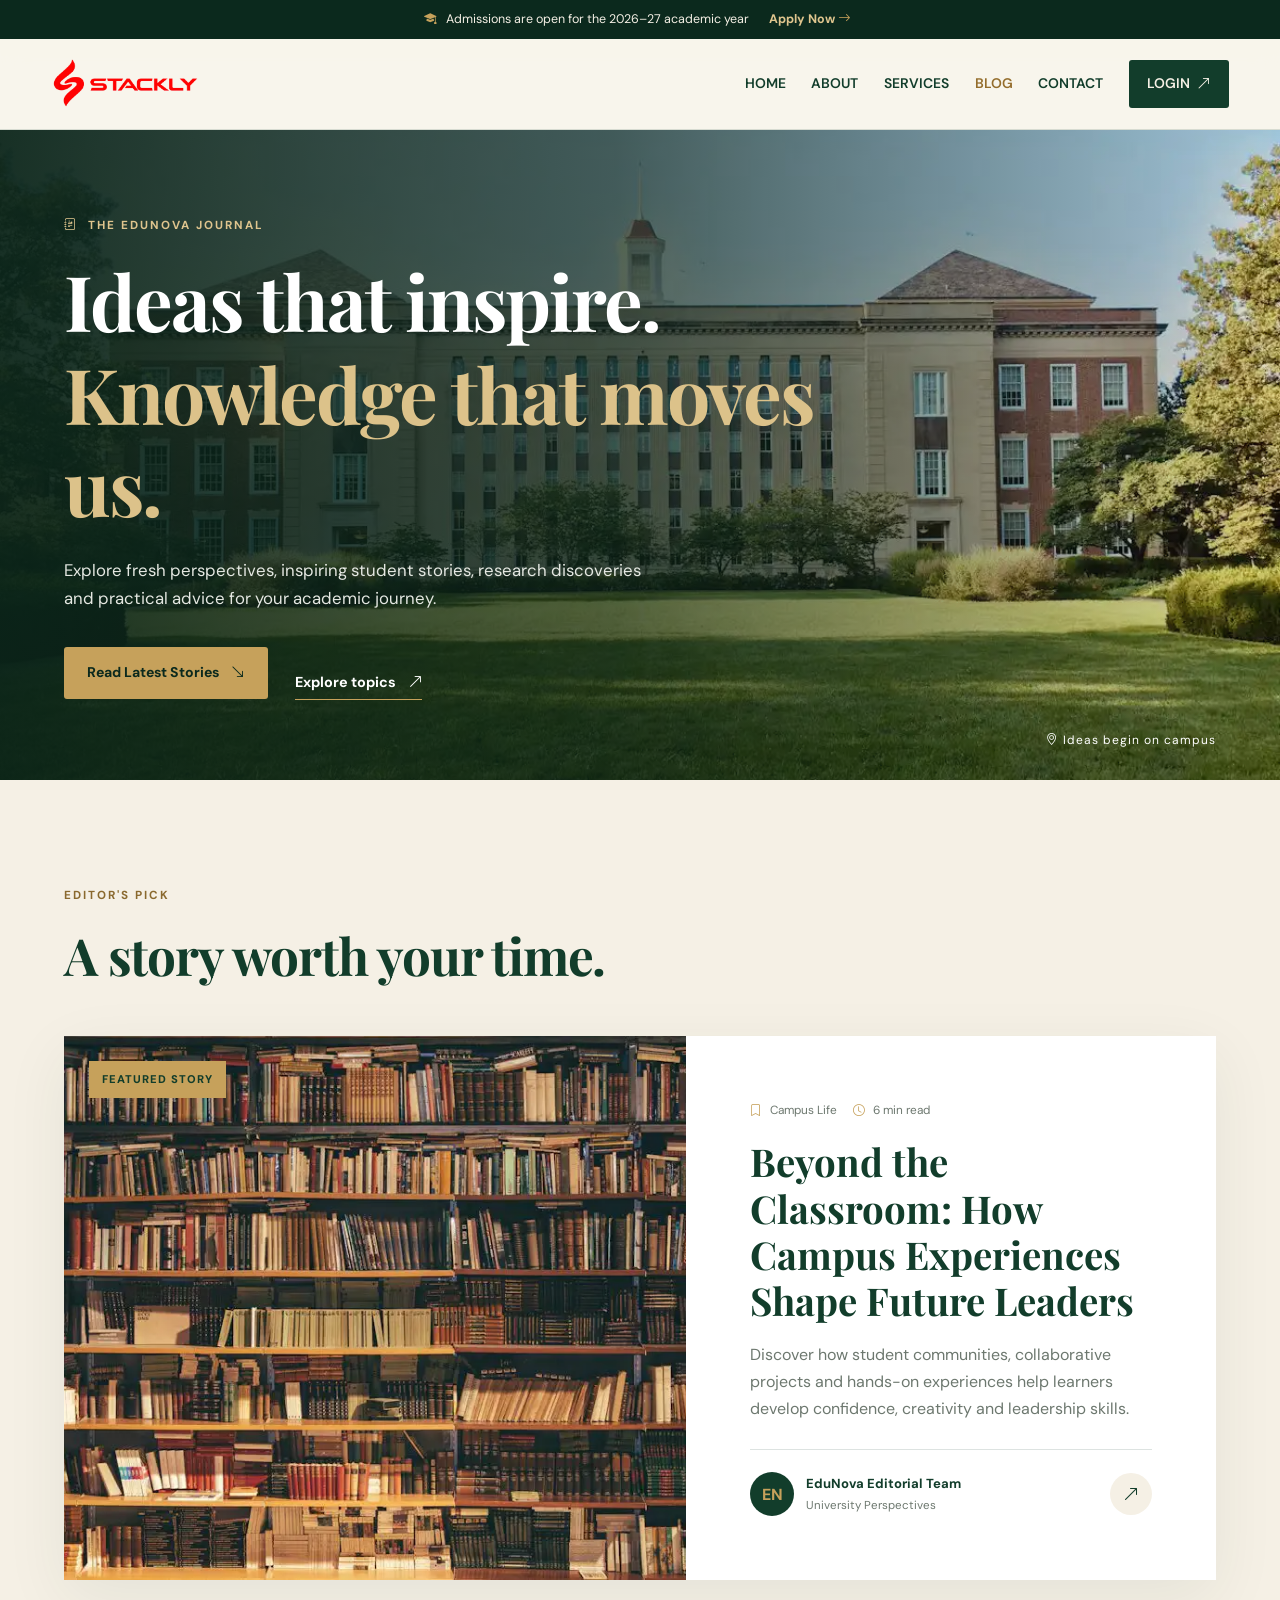
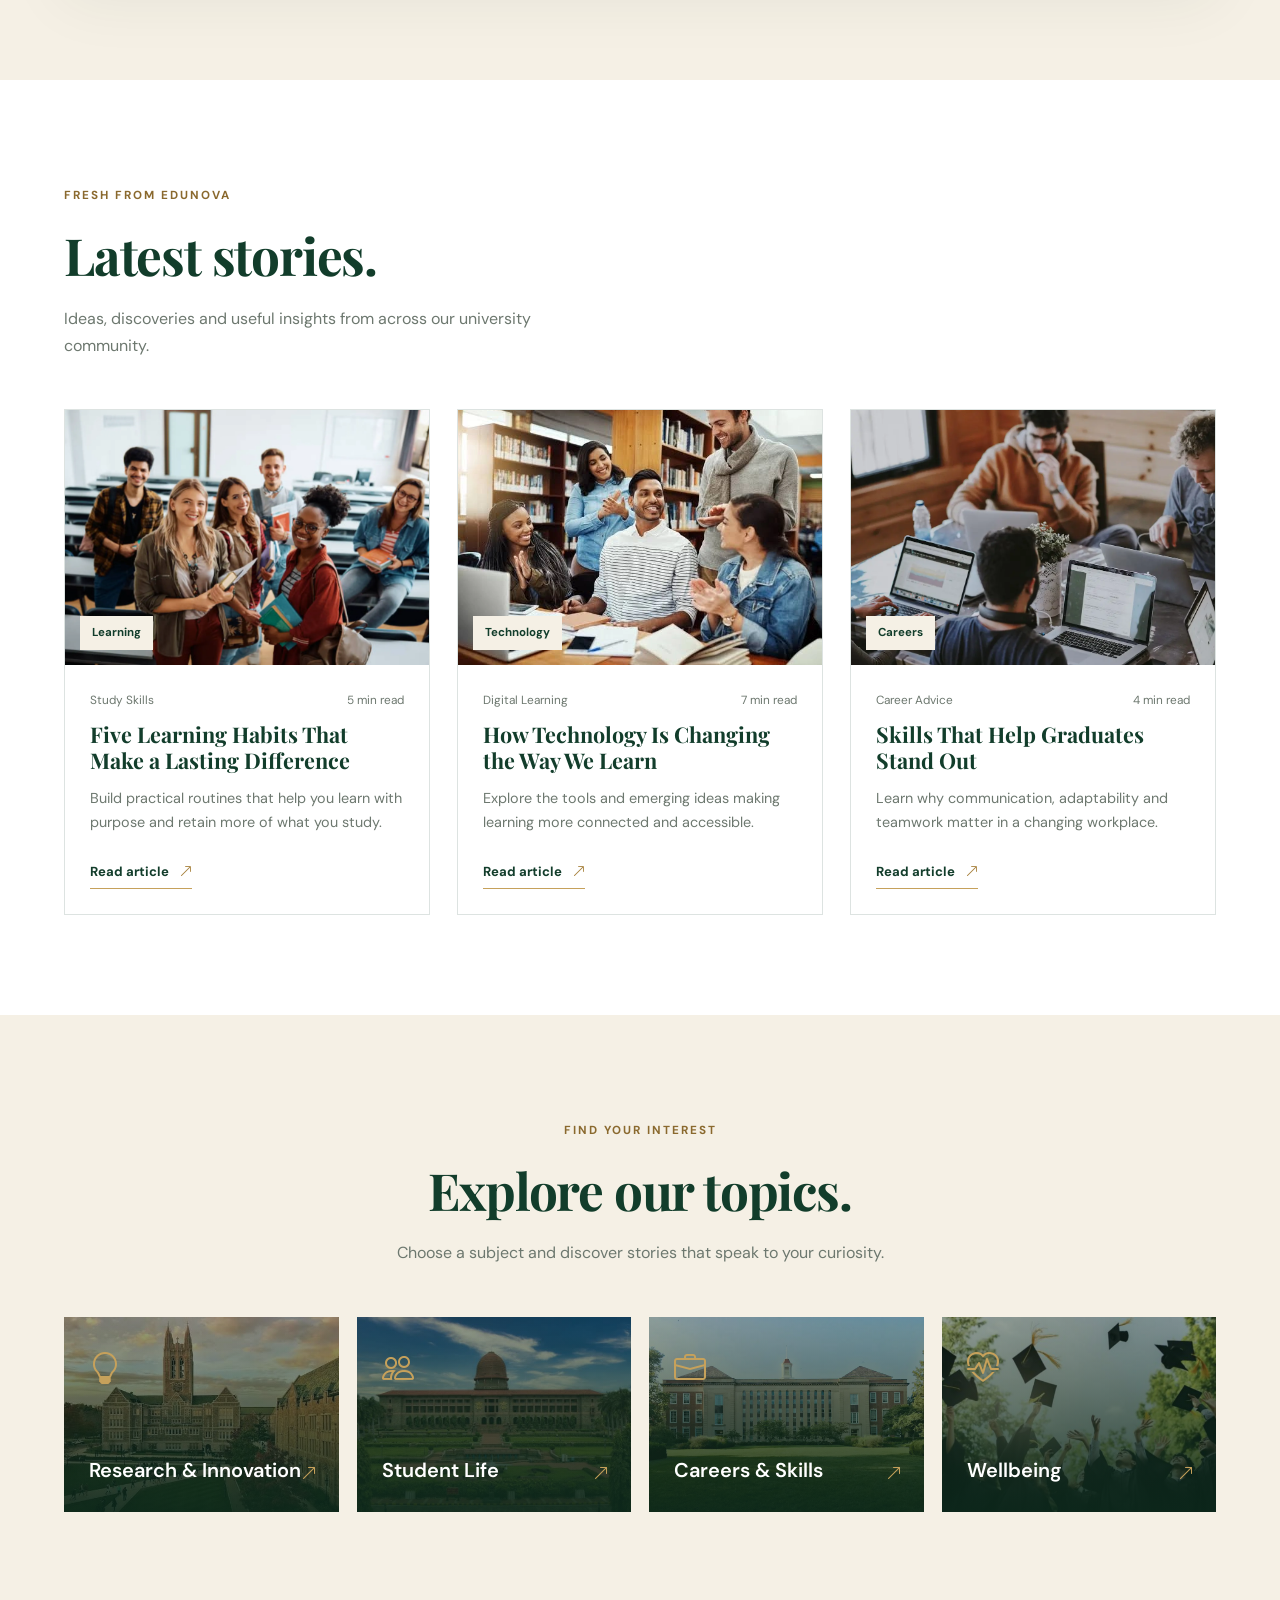
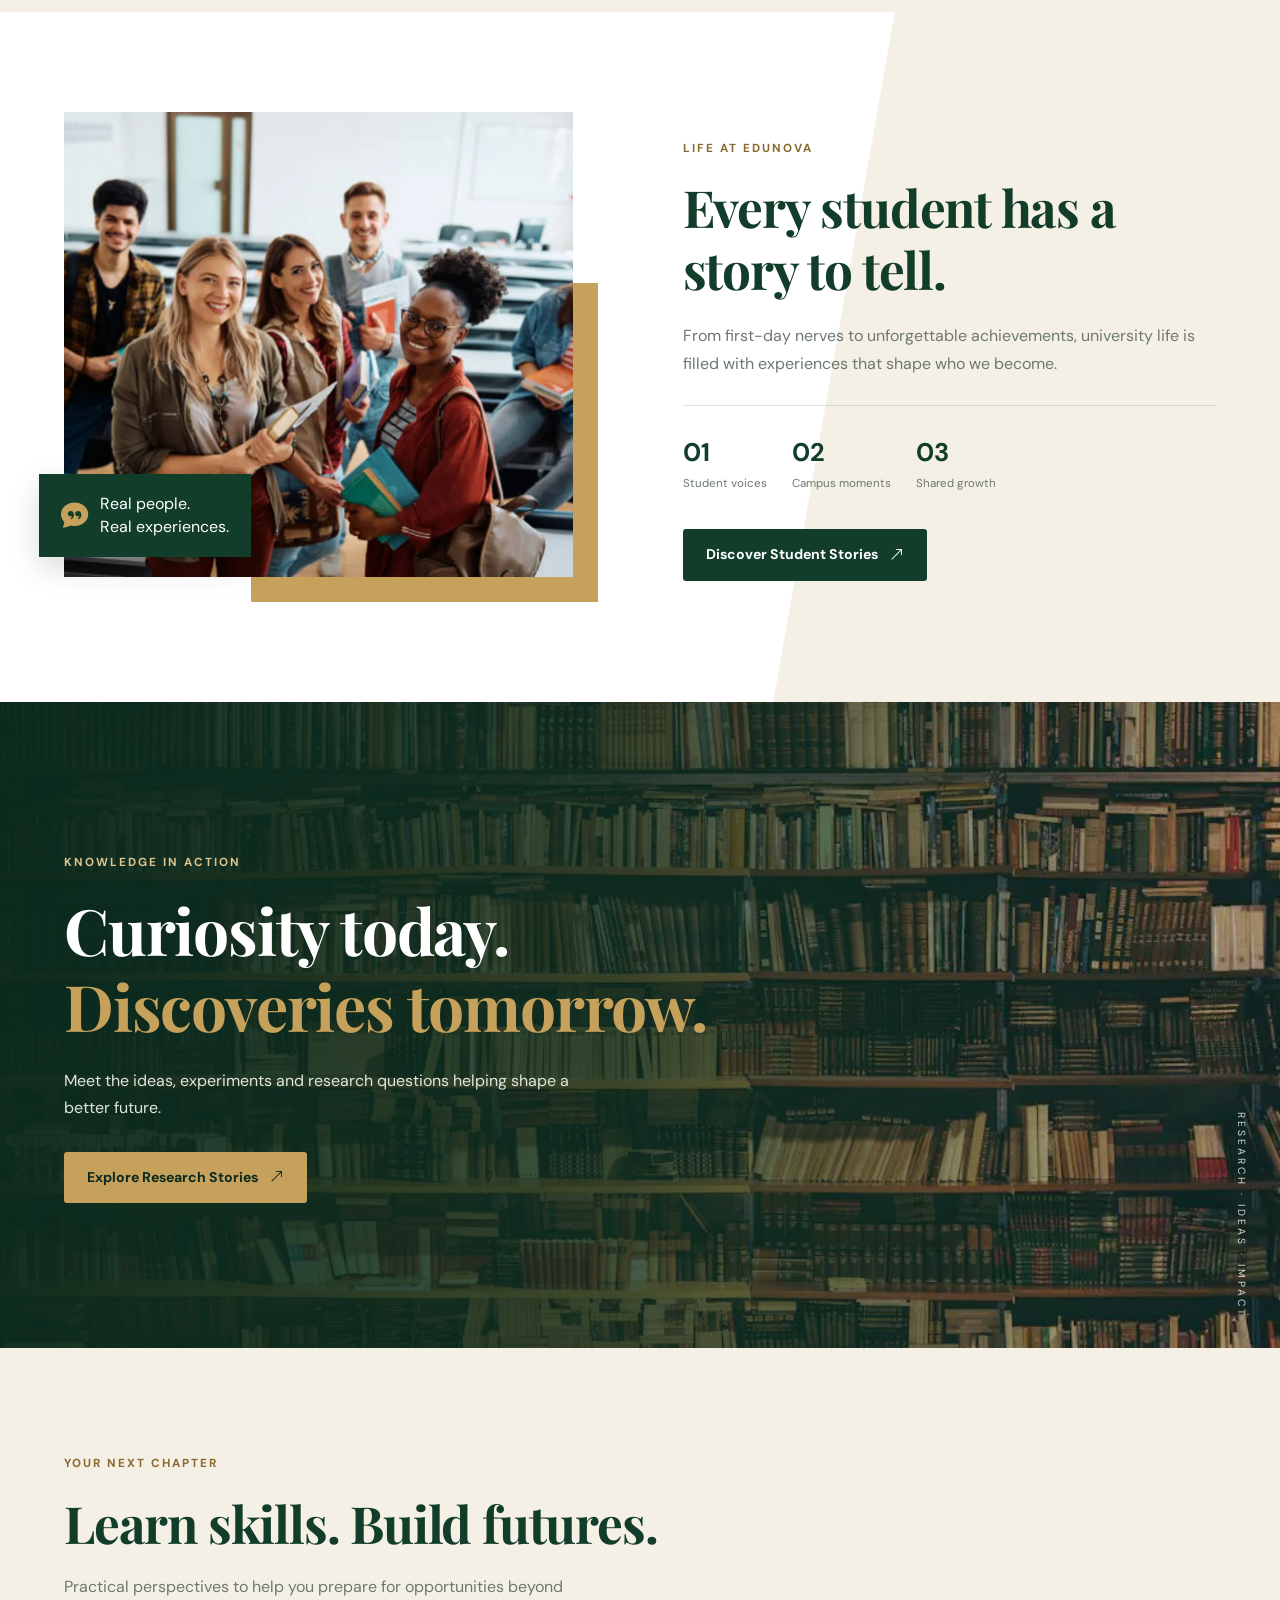
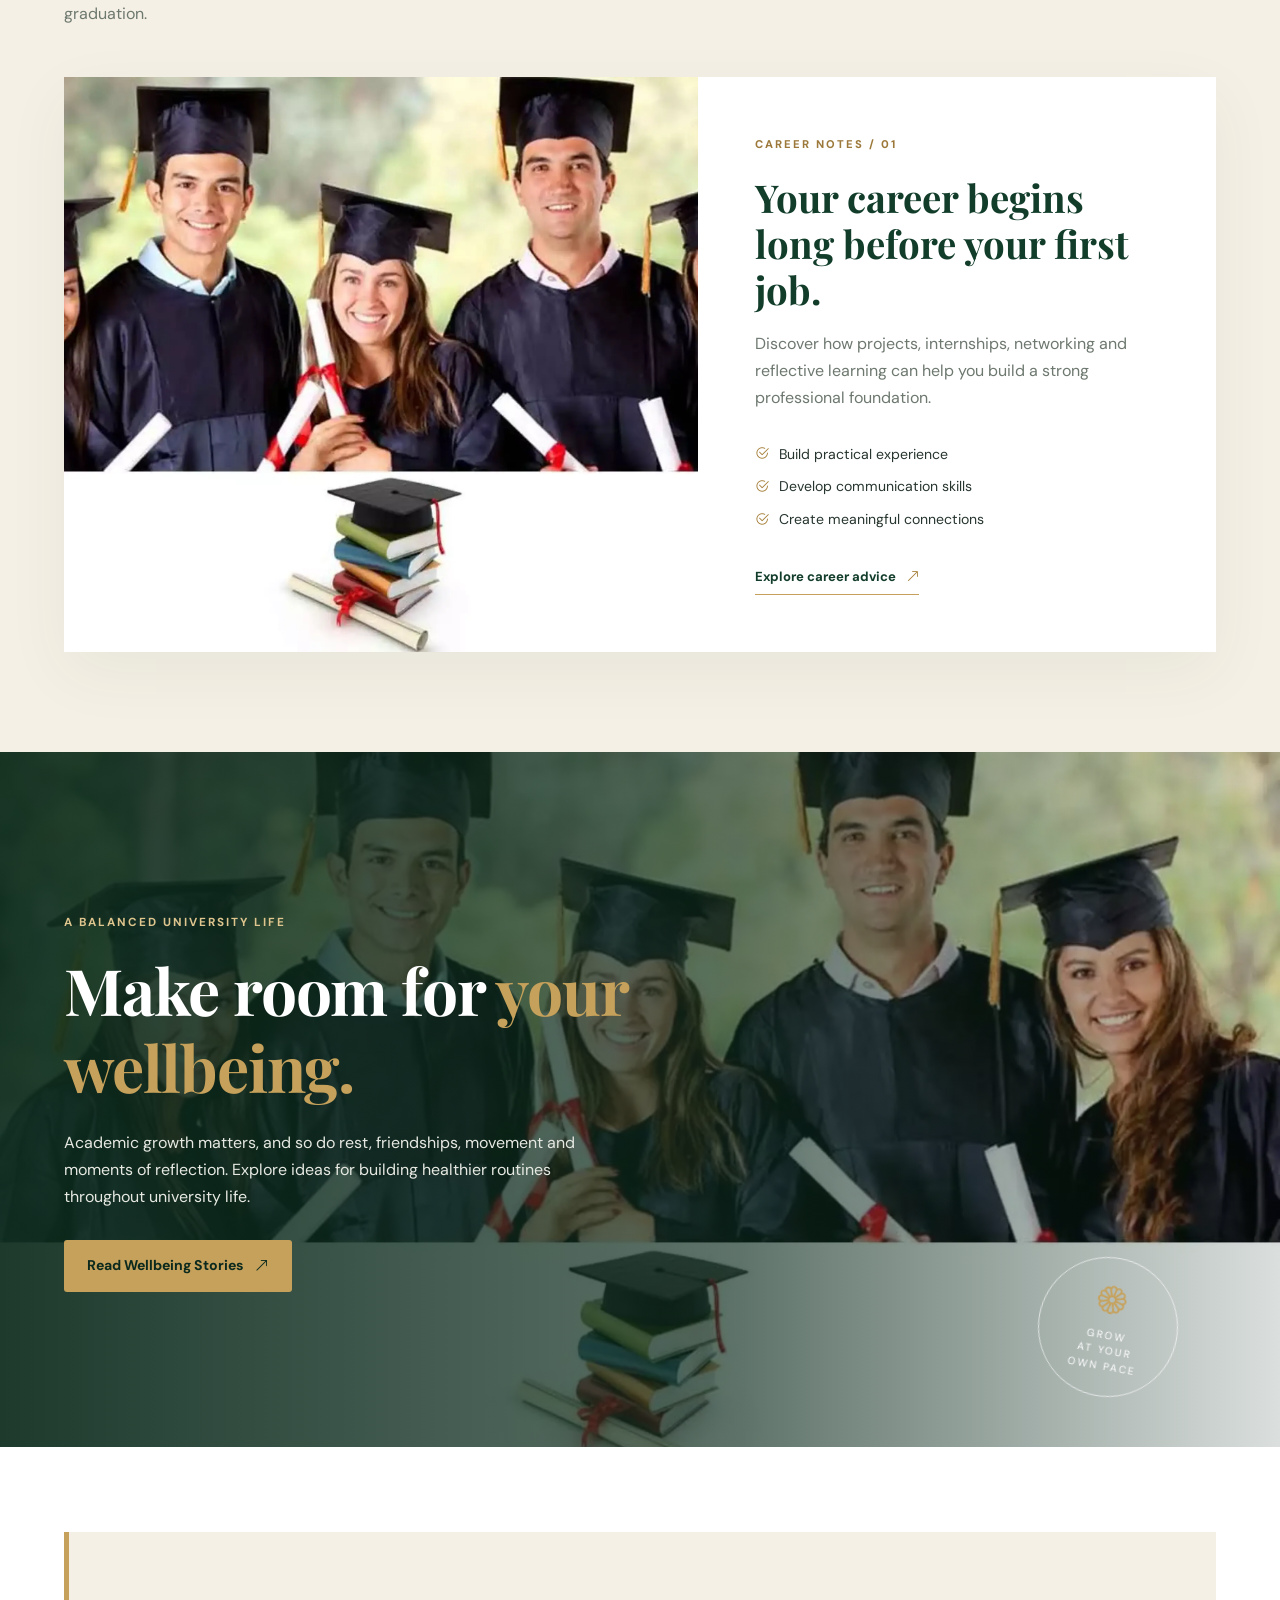
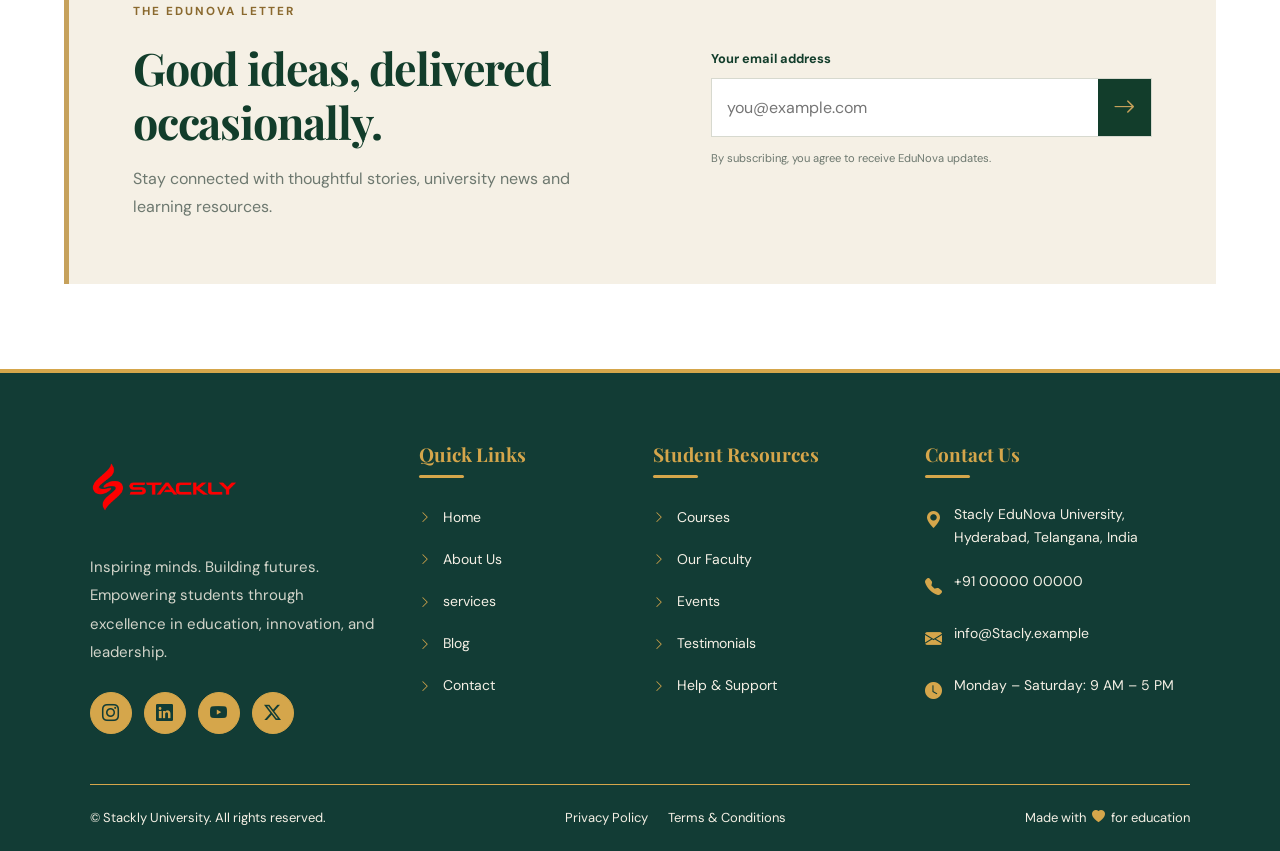
<file: blog.html>
<!DOCTYPE html>
<html lang="en">
<head>
  <meta charset="UTF-8">
  <meta name="viewport" content="width=device-width, initial-scale=1.0">
  <meta name="description" content="Discover EduNova University's story, mission, campus, faculty, and commitment to excellence.">
  <title>About Us | EduNova University</title>

  <!-- Google Fonts -->
  <link rel="preconnect" href="https://fonts.googleapis.com">
  <link rel="preconnect" href="https://fonts.gstatic.com" crossorigin>
  <link href="https://fonts.googleapis.com/css2?family=DM+Sans:wght@400;500;600;700&family=Playfair+Display:wght@500;600;700&display=swap" rel="stylesheet">

  <!-- Bootstrap Icons -->
  <link rel="stylesheet" href="https://cdn.jsdelivr.net/npm/bootstrap-icons@1.11.3/font/bootstrap-icons.min.css">

  <!-- AOS Animation -->
  <link href="https://unpkg.com/aos@2.3.1/dist/aos.css" rel="stylesheet">

  <!-- About Page CSS -->
  <link rel="stylesheet" href="css/blog.css">
</head>

<body>

  <!-- ANNOUNCEMENT BAR -->
  <div class="announcement-bar">
    <p><i class="bi bi-mortarboard-fill"></i> Admissions are open for the 2026–27 academic year</p>
    <a href="index.html">Apply Now <i class="bi bi-arrow-right"></i></a>
  </div>

  <!-- HEADER -->
  <header class="site-header">
    <div class="header-container">

    <a href="index.html" class="logo" aria-label="EduNova University home">
  <img src="assets/image-1.webp" alt="EduNova University Logo" class="logo-img">
 
</a>
      <button class="menu-toggle" id="menuToggle" aria-label="Open navigation" aria-expanded="false">
        <i class="bi bi-list"></i>
      </button>

      <nav class="main-nav" id="mainNav" aria-label="Main navigation">
        <a href="index.html#home">HOME</a>
        <a href="about.html" >ABOUT</a>
        <a href="services.html">SERVICES</a>
        <a href="blog.html"class="active">BLOG</a>
        <a href="contact.html">CONTACT</a>
        <a href="login.html" class="nav-contact">LOGIN <i class="bi bi-arrow-up-right"></i></a>
      </nav>

    </div>
  </header>

  <main>

    <!-- SECTION 2: BLOG HERO -->
    <section class="blog-hero">
      <div class="hero-overlay"></div>
      <div class="container hero-content" data-aos="fade-up">
        <span class="eyebrow light-eyebrow"><i class="bi bi-journal-richtext"></i> THE EDUNOVA JOURNAL</span>
        <h1>Ideas that inspire.<br><span>Knowledge that moves us.</span></h1>
        <p>Explore fresh perspectives, inspiring student stories, research discoveries and practical advice for your academic journey.</p>
        <div class="hero-actions">
          <a href="404.html" class="btn btn-gold">Read Latest Stories <i class="bi bi-arrow-down-right"></i></a>
          <a href="404.html" class="text-link light-link">Explore topics <i class="bi bi-arrow-up-right"></i></a>
        </div>
      </div>
      <div class="hero-caption"><i class="bi bi-geo-alt"></i> Ideas begin on campus</div>
    </section>

    <!-- SECTION 3: FEATURED ARTICLE -->
    <section class="featured-section section-padding" id="featured">
      <div class="container">
        <div class="section-heading" data-aos="fade-up">
          <span class="eyebrow">EDITOR'S PICK</span>
          <h2>A story worth <span>your time.</span></h2>
        </div>

        <article class="featured-card" data-aos="fade-up">
          <div class="featured-image">
            <img src="assets/image-19.webp" alt="University students collaborating on a project" loading="lazy">
            <span class="image-label">FEATURED STORY</span>
          </div>

          <div class="featured-content">
            <div class="article-meta">
              <span><i class="bi bi-bookmark"></i> Campus Life</span>
              <span><i class="bi bi-clock"></i> 6 min read</span>
            </div>
            <h3>Beyond the Classroom: How Campus Experiences Shape Future Leaders</h3>
            <p>Discover how student communities, collaborative projects and hands-on experiences help learners develop confidence, creativity and leadership skills.</p>
            <div class="author-row">
              <div class="author-avatar">EN</div>
              <div><strong>EduNova Editorial Team</strong><small>University Perspectives</small></div>
              <a href="404.html" class="round-arrow" aria-label="Explore more articles"><i class="bi bi-arrow-up-right"></i></a>
            </div>
          </div>
        </article>
      </div>
    </section>

    <!-- SECTION 4: LATEST ARTICLES -->
    <section class="latest-section section-padding" id="latest">
      <div class="container">
        <div class="section-heading split-heading" data-aos="fade-up">
          <div>
            <span class="eyebrow">FRESH FROM EDUNOVA</span>
            <h2>Latest <span>stories.</span></h2>
          </div>
          <p>Ideas, discoveries and useful insights from across our university community.</p>
        </div>

        <div class="article-grid">

          <article class="article-card" data-aos="fade-up">
            <a href="404.html" class="article-image">
              <img src="assets/image-23.webp" alt="Notebook and pen on a desk" loading="lazy">
              <span class="category-tag">Learning</span>
            </a>
            <div class="article-body">
              <div class="article-meta"><span>Study Skills</span><span>5 min read</span></div>
              <h3><a href="404.html">Five Learning Habits That Make a Lasting Difference</a></h3>
              <p>Build practical routines that help you learn with purpose and retain more of what you study.</p>
              <a href="404.html" class="read-link">Read article <i class="bi bi-arrow-up-right"></i></a>
            </div>
          </article>

          <article class="article-card" data-aos="fade-up" data-aos-delay="100">
            <a href="404.html" class="article-image">
              <img src="assets/image-22.webp" alt="Student working with a laptop" loading="lazy">
              <span class="category-tag">Technology</span>
            </a>
            <div class="article-body">
              <div class="article-meta"><span>Digital Learning</span><span>7 min read</span></div>
              <h3><a href="404.html">How Technology Is Changing the Way We Learn</a></h3>
              <p>Explore the tools and emerging ideas making learning more connected and accessible.</p>
              <a href="404.html" class="read-link">Read article <i class="bi bi-arrow-up-right"></i></a>
            </div>
          </article>

          <article class="article-card" data-aos="fade-up" data-aos-delay="200">
            <a href="404.html" class="article-image">
              <img src="assets/image-13.webp" alt="Students collaborating in a group" loading="lazy">
              <span class="category-tag">Careers</span>
            </a>
            <div class="article-body">
              <div class="article-meta"><span>Career Advice</span><span>4 min read</span></div>
              <h3><a href="404.html">Skills That Help Graduates Stand Out</a></h3>
              <p>Learn why communication, adaptability and teamwork matter in a changing workplace.</p>
              <a href="404.html" class="read-link">Read article <i class="bi bi-arrow-up-right"></i></a>
            </div>
          </article>

        </div>
      </div>
    </section>

    <!-- SECTION 5: CATEGORY EXPLORER -->
    <section class="categories-section section-padding" id="categories">
      <div class="container">
        <div class="section-heading centered-heading" data-aos="fade-up">
          <span class="eyebrow">FIND YOUR INTEREST</span>
          <h2>Explore our <span>topics.</span></h2>
          <p>Choose a subject and discover stories that speak to your curiosity.</p>
        </div>

        <div class="category-grid">
          <a href="404.html" class="category-card category-one" data-aos="zoom-in">
            <i class="bi bi-lightbulb"></i><span>Research & Innovation</span><i class="bi bi-arrow-up-right category-arrow"></i>
          </a>
          <a href="404.html" class="category-card category-two" data-aos="zoom-in" data-aos-delay="70">
            <i class="bi bi-people"></i><span>Student Life</span><i class="bi bi-arrow-up-right category-arrow"></i>
          </a>
          <a href="404.html" class="category-card category-three" data-aos="zoom-in" data-aos-delay="140">
            <i class="bi bi-briefcase"></i><span>Careers & Skills</span><i class="bi bi-arrow-up-right category-arrow"></i>
          </a>
          <a href="404.html" class="category-card category-four" data-aos="zoom-in" data-aos-delay="210">
            <i class="bi bi-heart-pulse"></i><span>Wellbeing</span><i class="bi bi-arrow-up-right category-arrow"></i>
          </a>
        </div>
      </div>
    </section>

    <!-- SECTION 6: STUDENT STORIES -->
    <section class="student-section section-padding" id="student-life">
      <div class="student-bg"></div>
      <div class="container student-layout">
        <div class="student-image" data-aos="fade-right">
          <img src="assets/image-23.webp" alt="Friends enjoying time together outdoors" loading="lazy">
          <div class="floating-note"><i class="bi bi-chat-quote-fill"></i><span>Real people.<br>Real experiences.</span></div>
        </div>
        <div class="student-content" data-aos="fade-left">
          <span class="eyebrow">LIFE AT EDUNOVA</span>
          <h2>Every student has a <span>story to tell.</span></h2>
          <p>From first-day nerves to unforgettable achievements, university life is filled with experiences that shape who we become.</p>
          <div class="story-stat-row">
            <div><strong>01</strong><span>Student voices</span></div>
            <div><strong>02</strong><span>Campus moments</span></div>
            <div><strong>03</strong><span>Shared growth</span></div>
          </div>
          <a href="404.html" class="btn btn-green">Discover Student Stories <i class="bi bi-arrow-up-right"></i></a>
        </div>
      </div>
    </section>

    <!-- SECTION 7: RESEARCH & INNOVATION -->
    <section class="research-section section-padding" id="research">
      <div class="research-bg"></div>
      <div class="container research-content" data-aos="fade-up">
        <span class="eyebrow light-eyebrow">KNOWLEDGE IN ACTION</span>
        <h2>Curiosity today.<br><span>Discoveries tomorrow.</span></h2>
        <p>Meet the ideas, experiments and research questions helping shape a better future.</p>
        <a href="404.html" class="btn btn-gold">Explore Research Stories <i class="bi bi-arrow-up-right"></i></a>
      </div>
      <div class="research-side-label">RESEARCH · IDEAS · IMPACT</div>
    </section>

    <!-- SECTION 8: CAREER ADVICE -->
    <section class="career-section section-padding" id="careers">
      <div class="container">
        <div class="section-heading split-heading" data-aos="fade-up">
          <div>
            <span class="eyebrow">YOUR NEXT CHAPTER</span>
            <h2>Learn skills. <span>Build futures.</span></h2>
          </div>
          <p>Practical perspectives to help you prepare for opportunities beyond graduation.</p>
        </div>

        <div class="career-feature" data-aos="fade-up">
          <div class="career-photo">
            <img src="assets/image-20.webp" alt="Professionals collaborating around a table" loading="lazy">
          </div>
          <div class="career-panel">
            <span class="number-label">CAREER NOTES / 01</span>
            <h3>Your career begins long before your first job.</h3>
            <p>Discover how projects, internships, networking and reflective learning can help you build a strong professional foundation.</p>
            <ul>
              <li><i class="bi bi-check2-circle"></i> Build practical experience</li>
              <li><i class="bi bi-check2-circle"></i> Develop communication skills</li>
              <li><i class="bi bi-check2-circle"></i> Create meaningful connections</li>
            </ul>
            <a href="404.html" class="read-link">Explore career advice <i class="bi bi-arrow-up-right"></i></a>
          </div>
        </div>
      </div>
    </section>

    <!-- SECTION 9: WELLBEING & CAMPUS LIFE -->
    <section class="wellbeing-section section-padding" id="wellbeing">
      <div class="wellbeing-overlay"></div>
      <div class="container wellbeing-content" data-aos="fade-up">
        <span class="eyebrow light-eyebrow">A BALANCED UNIVERSITY LIFE</span>
        <h2>Make room for <span>your wellbeing.</span></h2>
        <p>Academic growth matters, and so do rest, friendships, movement and moments of reflection. Explore ideas for building healthier routines throughout university life.</p>
        <a href="404.html" class="btn btn-gold">Read Wellbeing Stories <i class="bi bi-arrow-up-right"></i></a>
      </div>
      <div class="wellbeing-stamp"><i class="bi bi-flower1"></i><span>GROW<br>AT YOUR<br>OWN PACE</span></div>
    </section>

    <!-- SECTION 10: NEWSLETTER + FOOTER -->
    <section class="newsletter-section" id="contact">
      <div class="container newsletter-card" data-aos="fade-up">
        <div class="newsletter-copy">
          <span class="eyebrow">THE EDUNOVA LETTER</span>
          <h2>Good ideas, delivered <span>occasionally.</span></h2>
          <p>Stay connected with thoughtful stories, university news and learning resources.</p>
        </div>

        <form class="newsletter-form" id="newsletterForm">
          <label for="emailAddress">Your email address</label>
          <div class="email-field">
            <input type="email" id="emailAddress" placeholder="you@example.com" required>
            <button type="submit" aria-label="Subscribe to newsletter"><i class="bi bi-arrow-right"></i></button>
          </div>
          <small id="formMessage">By subscribing, you agree to receive EduNova updates.</small>
        </form>
      </div>
    </section>

  </main>

<!-- FOOTER -->
 
<footer class="footer" id="contact">
  <div class="footer-container">

    <!-- University Info -->
    <div class="footer-about">
    <a href="index.html" class="logo" aria-label="EduNova University home">
  <img src="assets/image-1.webp" alt="EduNova University Logo" class="logo-img">
 
</a>
      <p>
        Inspiring minds. Building futures. Empowering students
        through excellence in education, innovation, and leadership.
      </p>

      <div class="social-links">
       
        <a href="404.html" aria-label="Instagram">
          <i class="bi bi-instagram"></i>
        </a>
        <a href="404.html" aria-label="LinkedIn">
          <i class="bi bi-linkedin"></i>
        </a>
        <a href="404.html" aria-label="YouTube">
          <i class="bi bi-youtube"></i>
        </a>
        <a href="404.html" aria-label="Twitter">
          <i class="bi bi-twitter-x"></i>
        </a>
      </div>
    </div>

    <!-- Quick Links -->
    <div class="footer-column">
      <h3>Quick Links</h3>
      <ul>
        <li><a href="index.html"><i class="bi bi-chevron-right"></i> Home</a></li>
        <li><a href="about.html"><i class="bi bi-chevron-right"></i> About Us</a></li>
        <li><a href="services.html"><i class="bi bi-chevron-right"></i> services</a></li>
        <li><a href="blog.html"><i class="bi bi-chevron-right"></i> Blog</a></li>
        <li><a href="contact.html"><i class="bi bi-chevron-right"></i> Contact</a></li>
      </ul>
    </div>

    <!-- Student Resources -->
    <div class="footer-column">
      <h3>Student Resources</h3>
      <ul>
        <li><a href="404.html"><i class="bi bi-chevron-right"></i> Courses</a></li>
        <li><a href="404.html"><i class="bi bi-chevron-right"></i> Our Faculty</a></li>
        <li><a href="404.html"><i class="bi bi-chevron-right"></i> Events</a></li>
        <li><a href="404.html"><i class="bi bi-chevron-right"></i> Testimonials</a></li>
        <li><a href="404.html"><i class="bi bi-chevron-right"></i> Help & Support</a></li>
      </ul>
    </div>

    <!-- Contact Information -->
    <div class="footer-column footer-contact">
      <h3>Contact Us</h3>

      <p>
        <i class="bi bi-geo-alt-fill"></i>
        <span> Stacly EduNova University, Hyderabad, Telangana, India</span>
      </p>

      <p>
        <i class="bi bi-telephone-fill"></i>
        <a href="tel:+910000000000">+91 00000 00000</a>
      </p>

      <p>
        <i class="bi bi-envelope-fill"></i>
        <a href="mailto:info@edunova.example">info@Stacly.example</a>
      </p>

      <p>
        <i class="bi bi-clock-fill"></i>
        <span>Monday – Saturday: 9 AM – 5 PM</span>
      </p>
    </div>

  </div>

  <!-- Footer Bottom -->
  <div class="footer-bottom">
    <p class="copyright">
      © <span id="year"></span> Stackly University.
      All rights reserved.
    </p>

    <div class="footer-bottom-links">
      <a href="404.html">Privacy Policy</a>
      <a href="404.html">Terms & Conditions</a>
    </div>

    <p class="footer-made">
      Made with <i class="bi bi-heart-fill"></i> for education
    </p>
  </div>
</footer>

<!-- BACK TO TOP -->
<button id="backToTop" aria-label="Back to top">
  <i class="bi bi-arrow-up"></i>
</button>

  <!-- AOS -->
  <script src="https://unpkg.com/aos@2.3.4/dist/aos.js"></script>
  <script src="js/blog.js"></script>
</body>
</html>
</file>
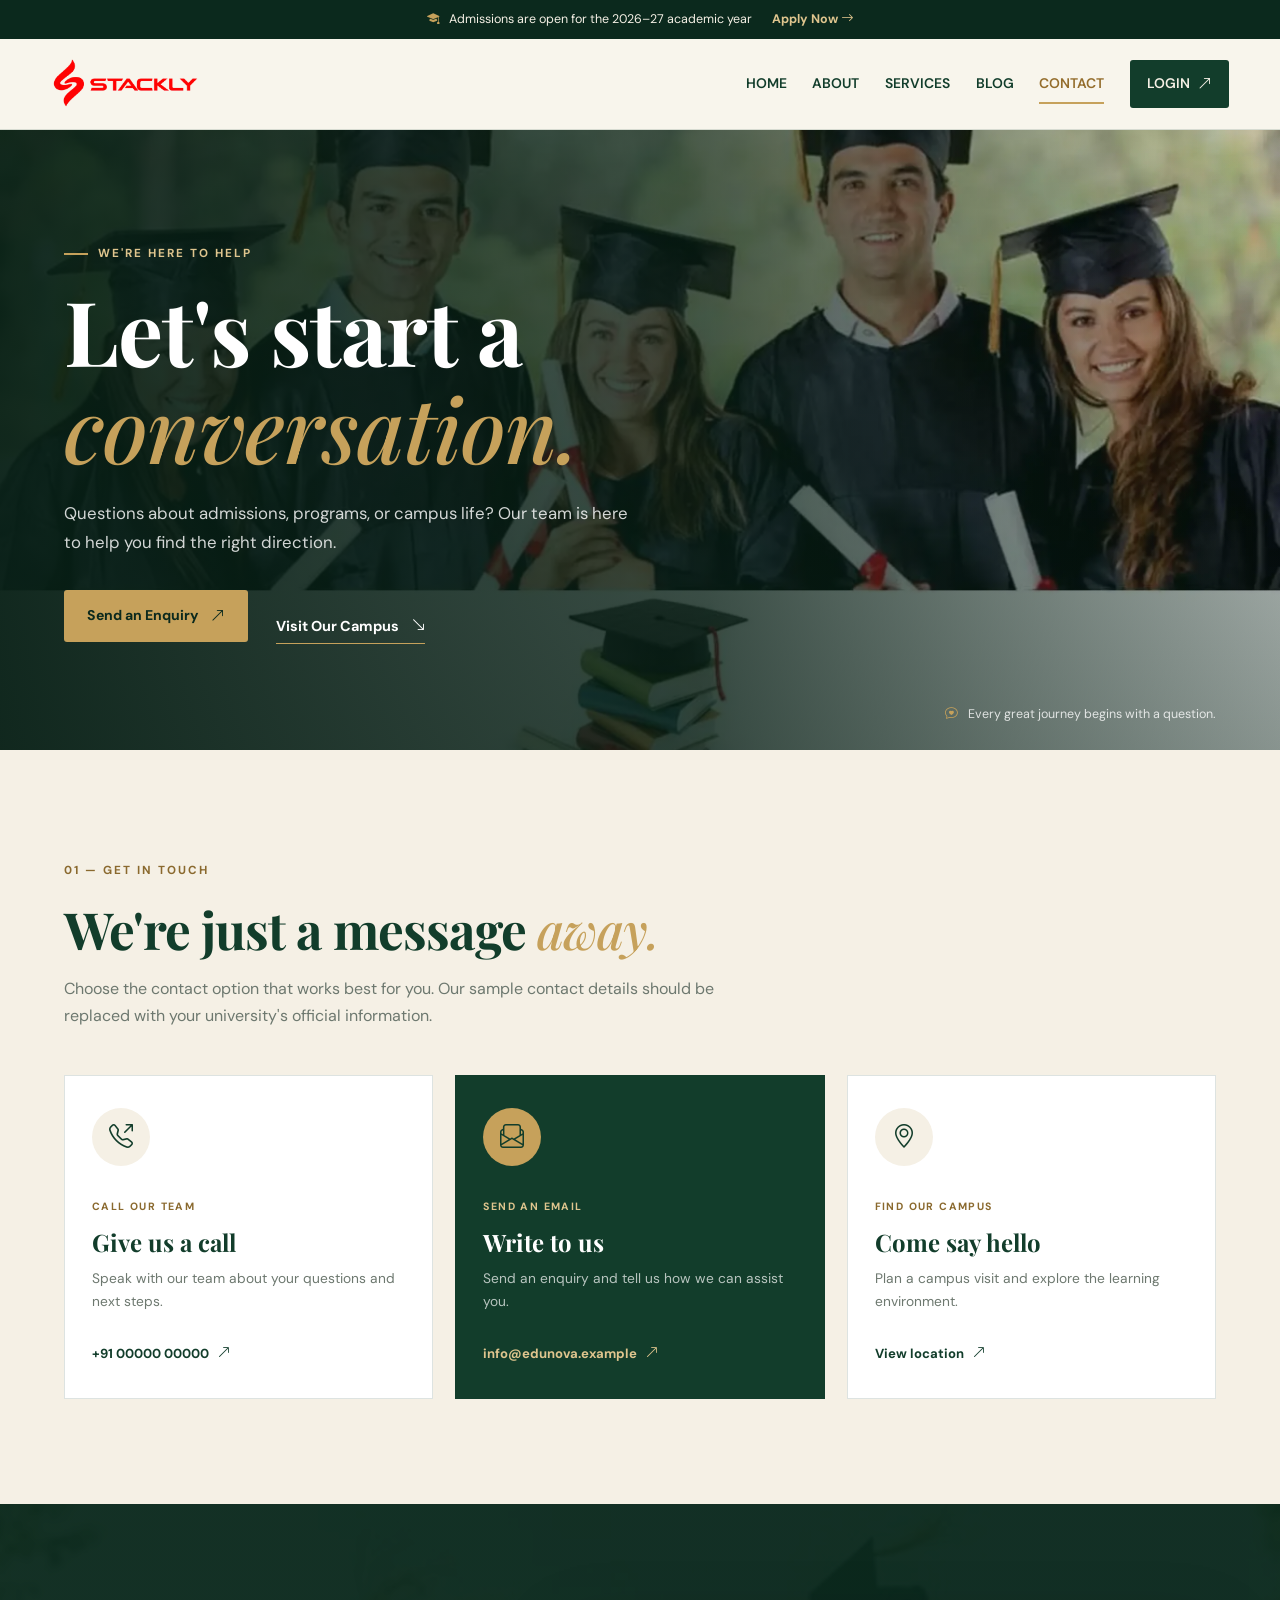
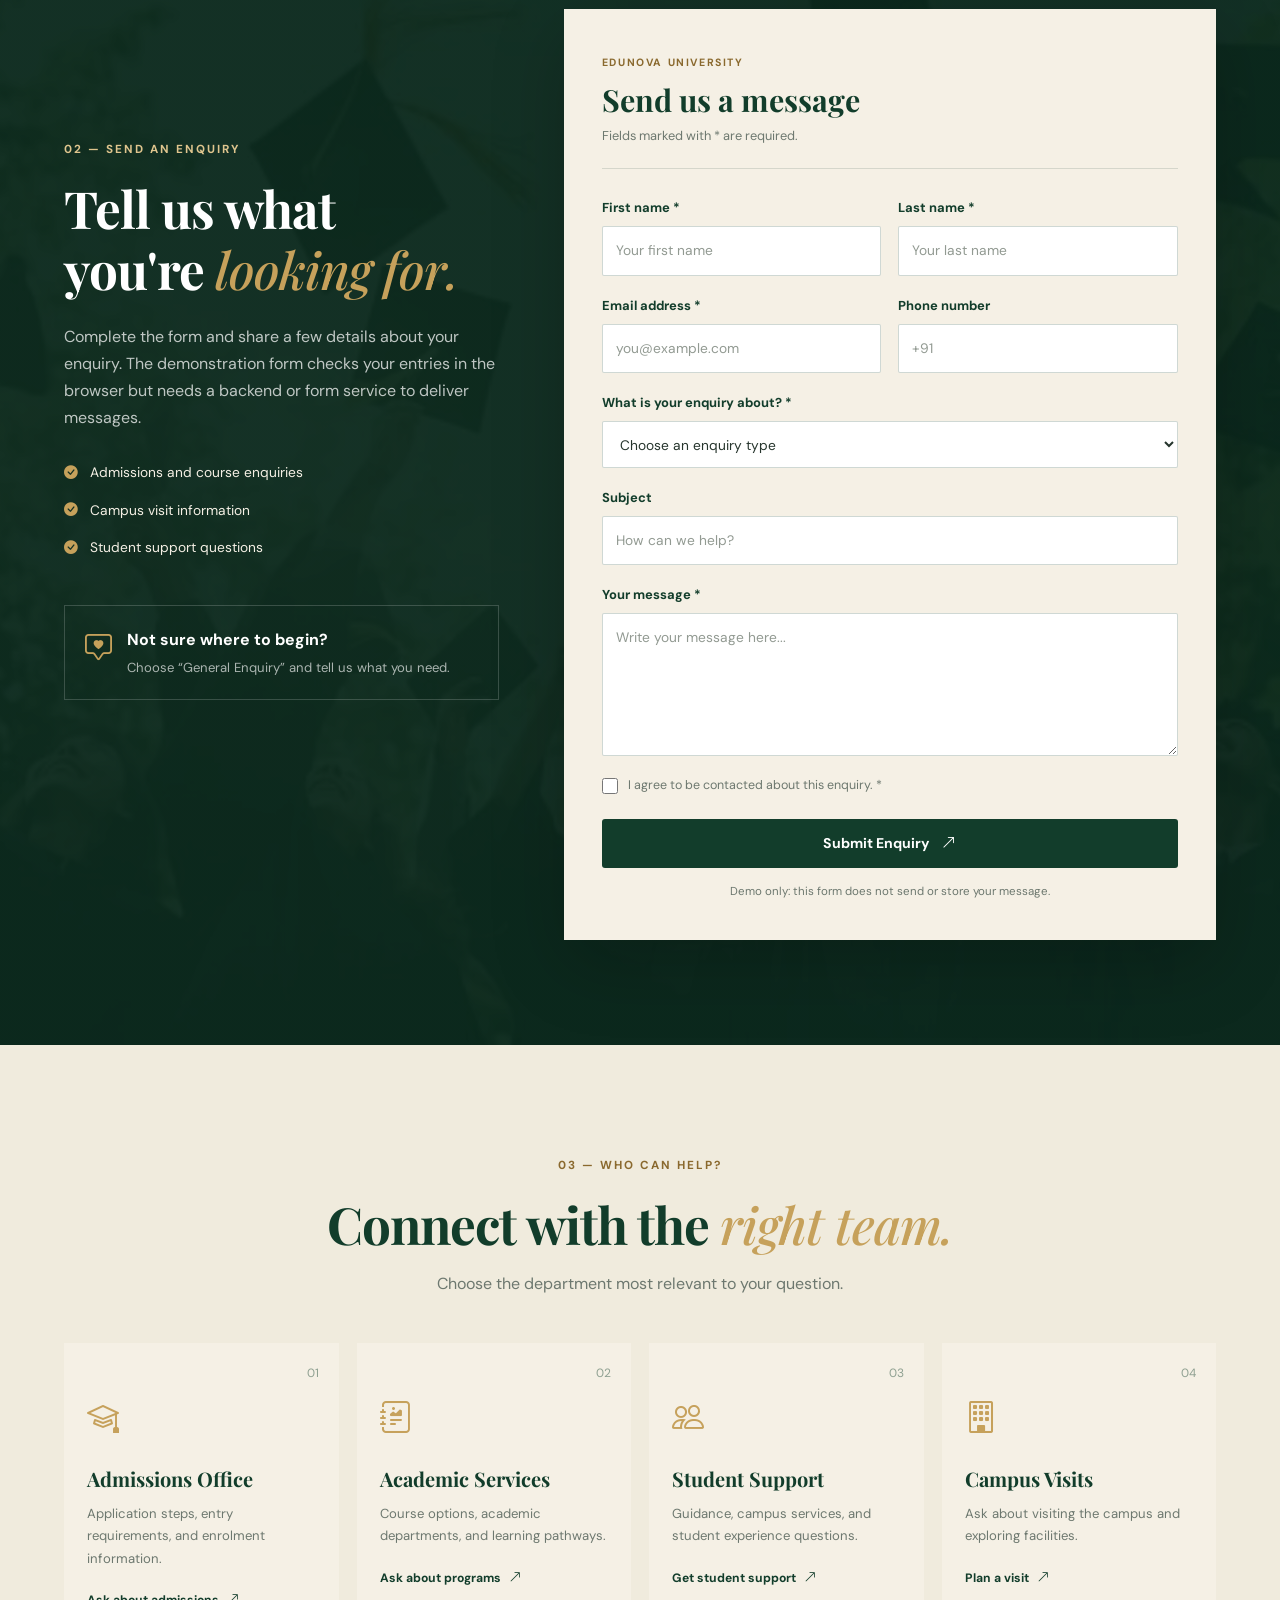
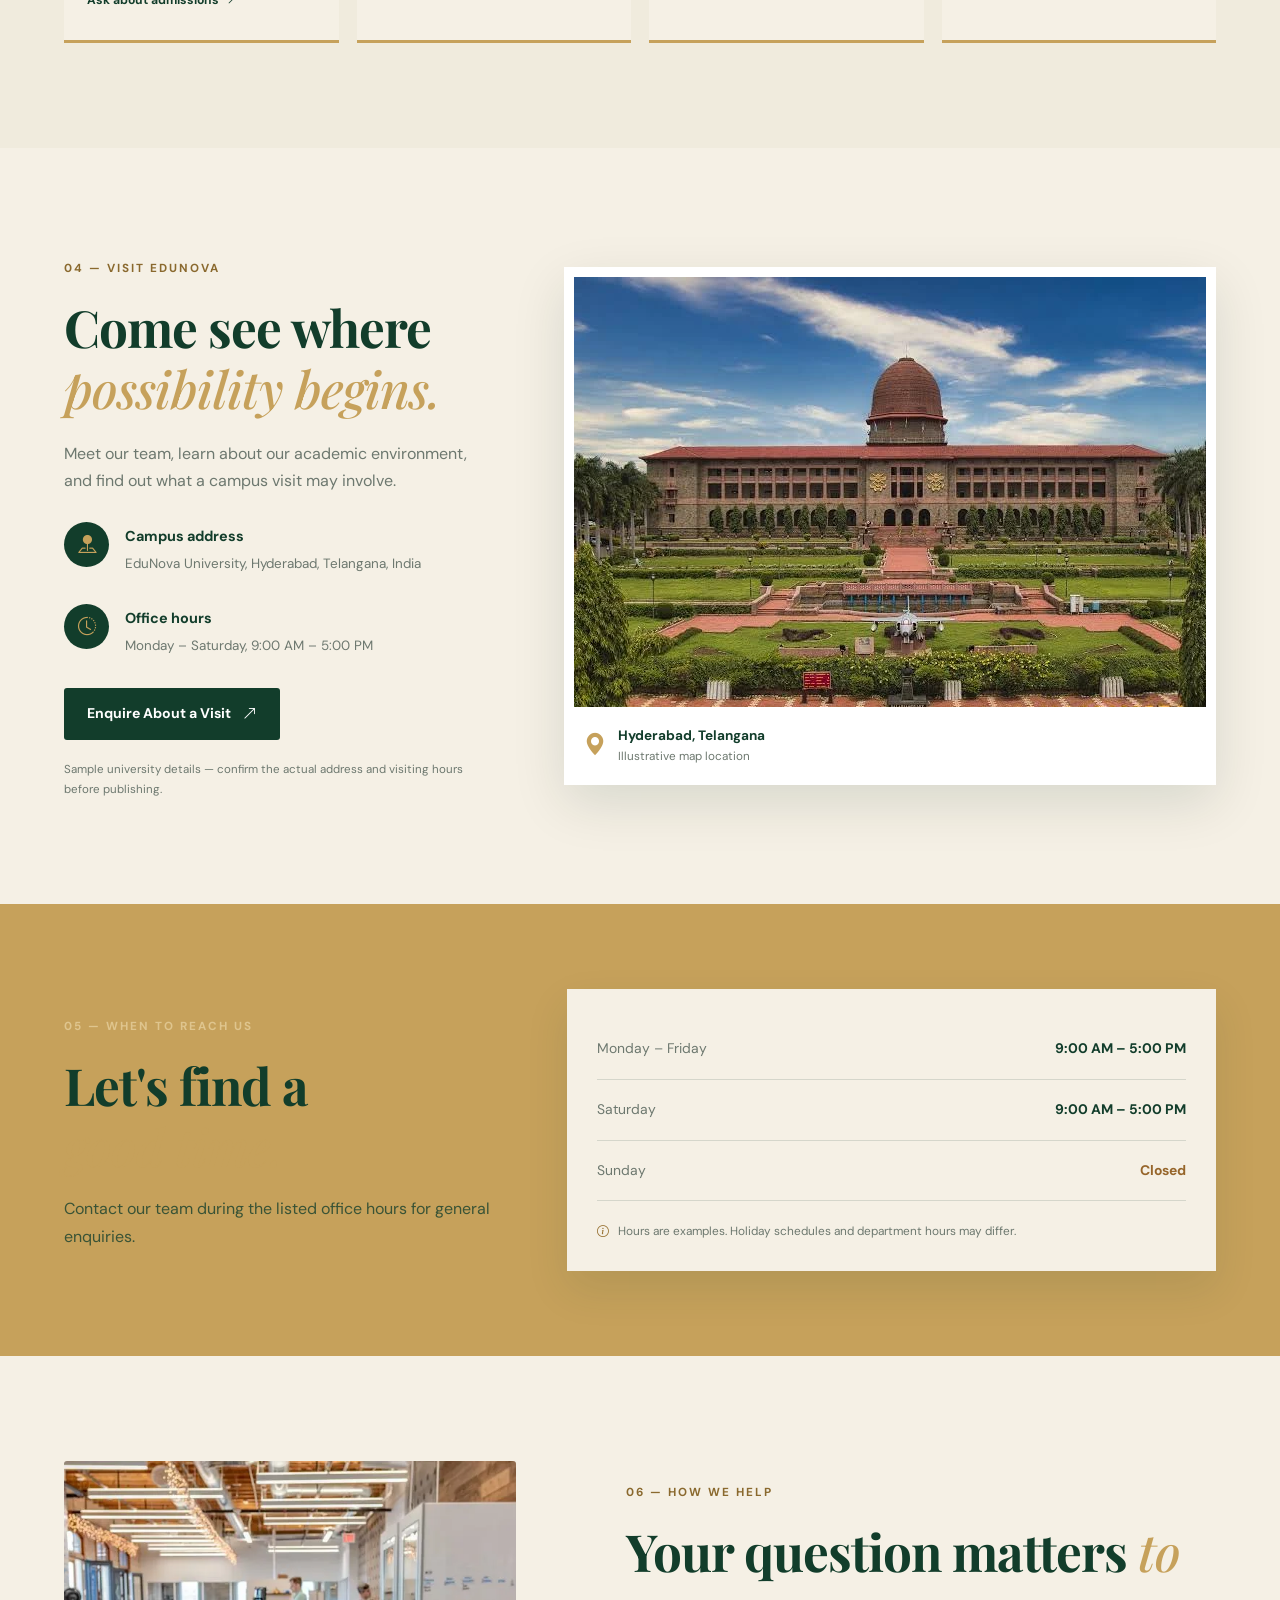
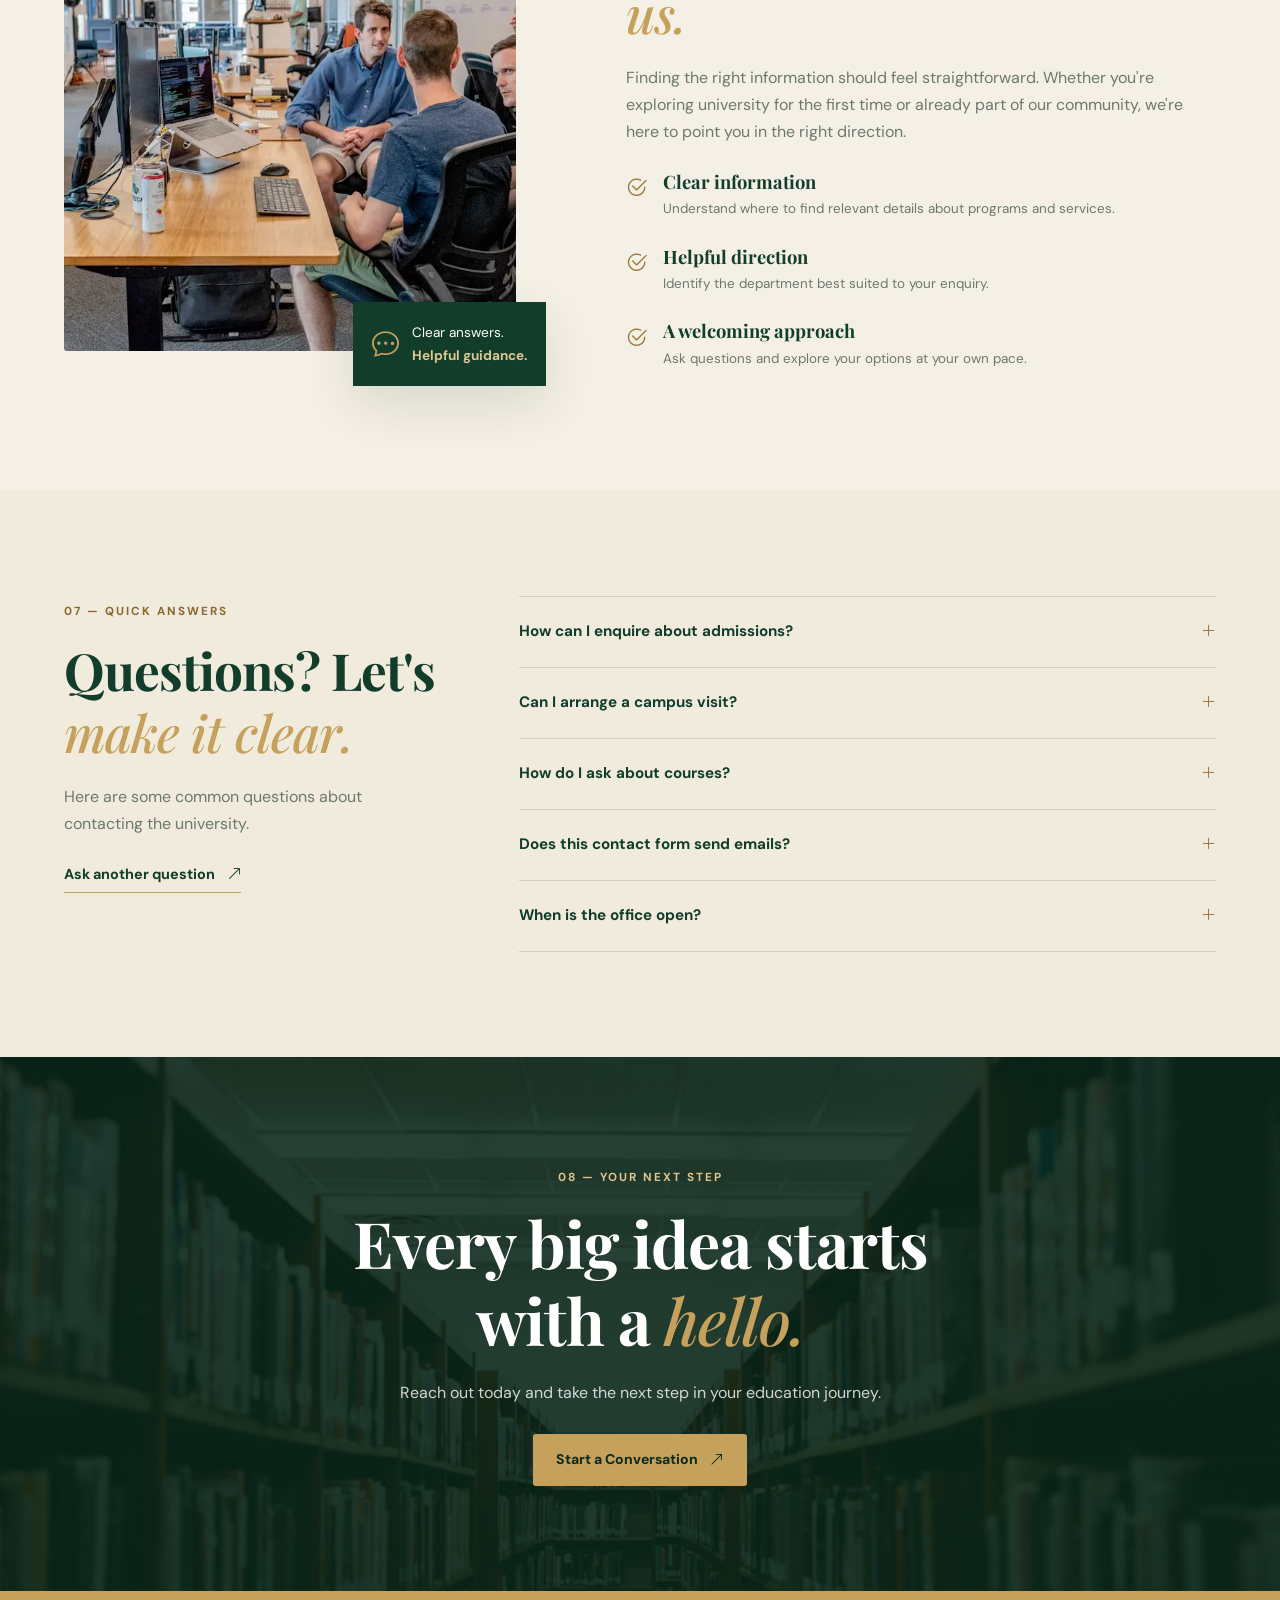
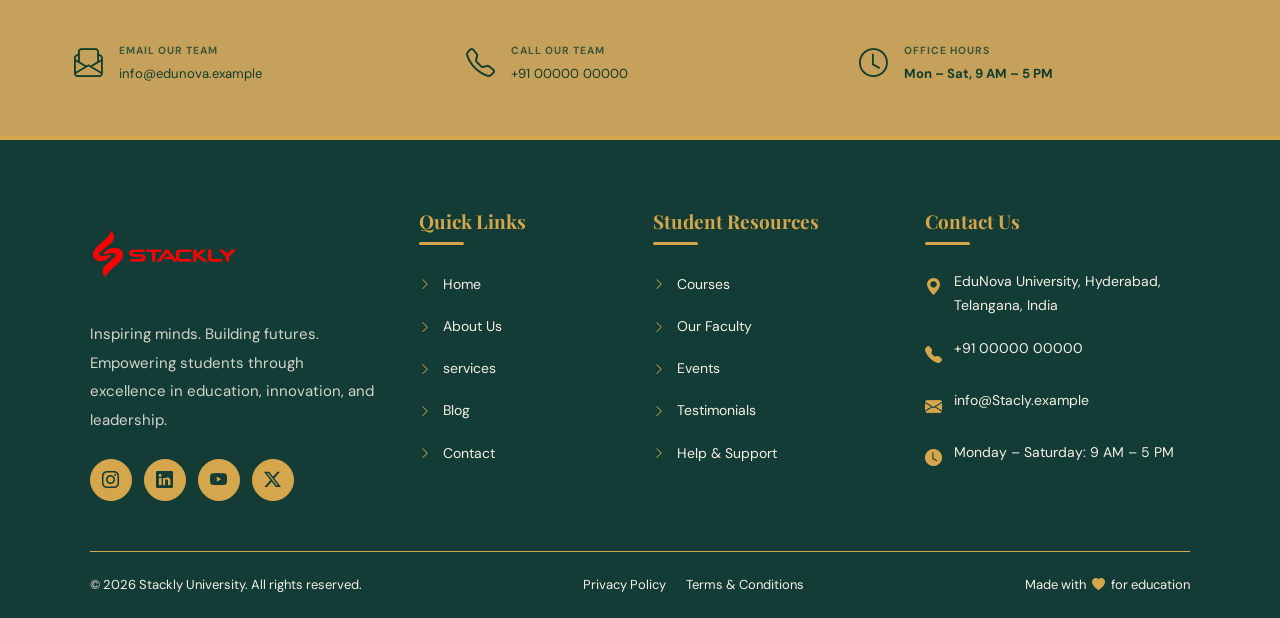
<file: contact.html>
<!DOCTYPE html>
<html lang="en">
<head>
  <meta charset="UTF-8">
  <meta name="viewport" content="width=device-width, initial-scale=1.0">
  <meta name="description" content="Contact EduNova University for admissions, academic enquiries, campus visits, and student support.">
  <title>Contact Us | EduNova University</title>

  <!-- Google Fonts -->
  <link rel="preconnect" href="https://fonts.googleapis.com">
  <link rel="preconnect" href="https://fonts.gstatic.com" crossorigin>
  <link href="https://fonts.googleapis.com/css2?family=DM+Sans:wght@400;500;600;700&family=Playfair+Display:wght@500;600;700&display=swap" rel="stylesheet">

  <!-- Bootstrap Icons -->
  <link rel="stylesheet" href="https://cdn.jsdelivr.net/npm/bootstrap-icons@1.11.3/font/bootstrap-icons.min.css">

  <!-- AOS Animations -->
  <link rel="stylesheet" href="https://unpkg.com/aos@2.3.1/dist/aos.css">

  <!-- Contact Page CSS -->
  <link rel="stylesheet" href="css/contact.css">
</head>

<body>

  <!-- ANNOUNCEMENT BAR -->
  <div class="announcement-bar">
    <p><i class="bi bi-mortarboard-fill"></i> Admissions are open for the 2026–27 academic year</p>
    <a href="index.html">Apply Now <i class="bi bi-arrow-right"></i></a>
  </div>

  <!-- HEADER: MATCHING EDUNOVA STYLE -->
  <header class="site-header">
    <div class="header-container">

      <a href="index.html" class="logo" aria-label="EduNova University home">
  <img src="assets/image-1.webp" alt="EduNova University Logo" class="logo-img">
 
</a>
      <button class="menu-toggle" id="menuToggle"
        aria-label="Open navigation" aria-expanded="false"
        aria-controls="mainNav">
        <i class="bi bi-list"></i>
      </button>
   
      <nav class="main-nav" id="mainNav" aria-label="Main navigation">
        <a href="index.html#home">HOME</a>
        <a href="about.html">ABOUT</a>
        <a href="services.html">SERVICES</a>
        <a href="blog.html">BLOG</a>
        <a href="contact.html"class="active">CONTACT</a>
        <a href="login.html" class="nav-contact">LOGIN <i class="bi bi-arrow-up-right"></i></a>
      </nav>

    </div>
  </header>

  <main>

    <!-- SECTION 1: CONTACT HERO -->
    <section class="contact-hero" id="contact-hero">
      <div class="hero-overlay"></div>

      <div class="container hero-content" data-aos="fade-up">
        <span class="eyebrow light-eyebrow"><span></span> WE'RE HERE TO HELP</span>
        <h1>Let's start a<br><em>conversation.</em></h1>
        <p>Questions about admissions, programs, or campus life? Our team is here to help you find the right direction.</p>

        <div class="hero-actions">
          <a href="404.html" class="btn btn-gold">Send an Enquiry <i class="bi bi-arrow-up-right"></i></a>
          <a href="404.html" class="text-link light-link">Visit Our Campus <i class="bi bi-arrow-down-right"></i></a>
        </div>
      </div>

      <div class="hero-bottom-note"><i class="bi bi-chat-heart"></i> Every great journey begins with a question.</div>
    </section>

    <!-- SECTION 2: CONTACT DETAILS -->
    <section class="contact-details section-padding" id="contact-details">
      <div class="container">
        <div class="section-heading" data-aos="fade-up">
          <span class="eyebrow">01 — GET IN TOUCH</span>
          <h2>We're just a message <em>away.</em></h2>
          <p>Choose the contact option that works best for you. Our sample contact details should be replaced with your university's official information.</p>
        </div>

        <div class="contact-cards">
          <article class="contact-card" data-aos="fade-up">
            <div class="contact-icon"><i class="bi bi-telephone-outbound"></i></div>
            <span class="card-label">CALL OUR TEAM</span>
            <h3>Give us a call</h3>
            <p>Speak with our team about your questions and next steps.</p>
            <a href="tel:+910000000000">+91 00000 00000 <i class="bi bi-arrow-up-right"></i></a>
          </article>

          <article class="contact-card contact-card-featured" data-aos="fade-up" data-aos-delay="100">
            <div class="contact-icon"><i class="bi bi-envelope-paper"></i></div>
            <span class="card-label">SEND AN EMAIL</span>
            <h3>Write to us</h3>
            <p>Send an enquiry and tell us how we can assist you.</p>
            <a href="mailto:info@edunova.example">info@edunova.example <i class="bi bi-arrow-up-right"></i></a>
          </article>

          <article class="contact-card" data-aos="fade-up" data-aos-delay="200">
            <div class="contact-icon"><i class="bi bi-geo-alt"></i></div>
            <span class="card-label">FIND OUR CAMPUS</span>
            <h3>Come say hello</h3>
            <p>Plan a campus visit and explore the learning environment.</p>
            <a href="404.html">View location <i class="bi bi-arrow-up-right"></i></a>
          </article>
        </div>
      </div>
    </section>

    <!-- SECTION 3: CONTACT FORM -->
    <section class="form-section section-padding" id="contact-form">
      <div class="container form-layout">

        <div class="form-intro" data-aos="fade-right">
          <span class="eyebrow light-eyebrow">02 — SEND AN ENQUIRY</span>
          <h2>Tell us what<br>you're <em>looking for.</em></h2>
          <p>Complete the form and share a few details about your enquiry. The demonstration form checks your entries in the browser but needs a backend or form service to deliver messages.</p>

          <div class="form-benefits">
            <div><i class="bi bi-check-circle-fill"></i><span>Admissions and course enquiries</span></div>
            <div><i class="bi bi-check-circle-fill"></i><span>Campus visit information</span></div>
            <div><i class="bi bi-check-circle-fill"></i><span>Student support questions</span></div>
          </div>

          <div class="form-side-note">
            <i class="bi bi-chat-square-heart"></i>
            <div><strong>Not sure where to begin?</strong><p>Choose “General Enquiry” and tell us what you need.</p></div>
          </div>
        </div>

        <div class="form-panel" data-aos="fade-left">
          <div class="form-panel-heading">
            <span>EDUNOVA UNIVERSITY</span>
            <h3>Send us a message</h3>
            <p>Fields marked with * are required.</p>
          </div>

          <form id="contactForm">
            <div class="form-row">
              <div class="form-group">
                <label for="firstName">First name *</label>
                <input type="text" id="firstName" name="firstName" placeholder="Your first name" autocomplete="given-name" required>
              </div>
              <div class="form-group">
                <label for="lastName">Last name *</label>
                <input type="text" id="lastName" name="lastName" placeholder="Your last name" autocomplete="family-name" required>
              </div>
            </div>

            <div class="form-row">
              <div class="form-group">
                <label for="email">Email address *</label>
                <input type="email" id="email" name="email" placeholder="you@example.com" autocomplete="email" required>
              </div>
              <div class="form-group">
                <label for="phone">Phone number</label>
                <input type="tel" id="phone" name="phone" placeholder="+91" autocomplete="tel">
              </div>
            </div>

            <div class="form-group">
              <label for="enquiryType">What is your enquiry about? *</label>
              <select id="enquiryType" name="enquiryType" required>
                <option value="">Choose an enquiry type</option>
                <option value="admissions">Admissions</option>
                <option value="programs">Courses and programs</option>
                <option value="campus-visit">Campus visit</option>
                <option value="student-support">Student support</option>
                <option value="partnerships">Partnerships</option>
                <option value="general">General enquiry</option>
              </select>
            </div>

            <div class="form-group">
              <label for="subject">Subject</label>
              <input type="text" id="subject" name="subject" placeholder="How can we help?">
            </div>

            <div class="form-group">
              <label for="message">Your message *</label>
              <textarea id="message" name="message" rows="5" placeholder="Write your message here..." required></textarea>
            </div>

            <label class="consent-row">
              <input type="checkbox" id="consent" name="consent" required>
              <span>I agree to be contacted about this enquiry. *</span>
            </label>

            <button type="submit" class="btn btn-green submit-btn">
              Submit Enquiry <i class="bi bi-arrow-up-right"></i>
            </button>

            <p class="form-status" id="formStatus" role="status" aria-live="polite"></p>
            <p class="form-disclaimer">Demo only: this form does not send or store your message.</p>
          </form>
        </div>
      </div>
    </section>

    <!-- SECTION 4: DEPARTMENTS -->
    <section class="departments-section section-padding" id="departments">
      <div class="container">
        <div class="section-heading centered-heading" data-aos="fade-up">
          <span class="eyebrow">03 — WHO CAN HELP?</span>
          <h2>Connect with the <em>right team.</em></h2>
          <p>Choose the department most relevant to your question.</p>
        </div>

        <div class="department-grid">
          <article class="department-card" data-aos="fade-up">
            <div class="department-number">01</div>
            <i class="bi bi-mortarboard"></i>
            <h3>Admissions Office</h3>
            <p>Application steps, entry requirements, and enrolment information.</p>
            <a href="404.html" data-enquiry="admissions">Ask about admissions <i class="bi bi-arrow-up-right"></i></a>
          </article>

          <article class="department-card" data-aos="fade-up" data-aos-delay="80">
            <div class="department-number">02</div>
            <i class="bi bi-journal-richtext"></i>
            <h3>Academic Services</h3>
            <p>Course options, academic departments, and learning pathways.</p>
            <a href="404.html" data-enquiry="programs">Ask about programs <i class="bi bi-arrow-up-right"></i></a>
          </article>

          <article class="department-card" data-aos="fade-up" data-aos-delay="160">
            <div class="department-number">03</div>
            <i class="bi bi-people"></i>
            <h3>Student Support</h3>
            <p>Guidance, campus services, and student experience questions.</p>
            <a href="404.html" data-enquiry="student-support">Get student support <i class="bi bi-arrow-up-right"></i></a>
          </article>

          <article class="department-card" data-aos="fade-up" data-aos-delay="240">
            <div class="department-number">04</div>
            <i class="bi bi-building"></i>
            <h3>Campus Visits</h3>
            <p>Ask about visiting the campus and exploring facilities.</p>
            <a href="404.html" data-enquiry="campus-visit">Plan a visit <i class="bi bi-arrow-up-right"></i></a>
          </article>
        </div>
      </div>
    </section>

    <!-- SECTION 5: CAMPUS LOCATION -->
    <section class="location-section section-padding" id="visit-us">
      <div class="container location-layout">
        <div class="location-copy" data-aos="fade-right">
          <span class="eyebrow">04 — VISIT EDUNOVA</span>
          <h2>Come see where <em>possibility begins.</em></h2>
          <p>Meet our team, learn about our academic environment, and find out what a campus visit may involve.</p>

          <div class="location-detail">
            <i class="bi bi-pin-map-fill"></i>
            <div><strong>Campus address</strong><p>EduNova University, Hyderabad, Telangana, India</p></div>
          </div>
          <div class="location-detail">
            <i class="bi bi-clock-history"></i>
            <div><strong>Office hours</strong><p>Monday – Saturday, 9:00 AM – 5:00 PM</p></div>
          </div>

          <a href="404.html" class="btn btn-green">Enquire About a Visit <i class="bi bi-arrow-up-right"></i></a>
          <p class="location-note">Sample university details — confirm the actual address and visiting hours before publishing.</p>
        </div>

        <div class="map-card" data-aos="fade-left">
          <iframe
            title="Map showing Hyderabad, Telangana"
            src="assets/image-3.webp"
            loading="lazy"
            referrerpolicy="no-referrer-when-downgrade"
            allowfullscreen>
          </iframe>
          <div class="map-caption"><i class="bi bi-geo-alt-fill"></i><div><strong>Hyderabad, Telangana</strong><span>Illustrative map location</span></div></div>
        </div>
      </div>
    </section>

    <!-- SECTION 6: OFFICE HOURS -->
    <section class="hours-section" id="office-hours">
      <div class="container hours-layout">
        <div class="hours-heading" data-aos="fade-right">
          <span class="eyebrow light-eyebrow">05 — WHEN TO REACH US</span>
          <h2>Let's find a<br><em>good time.</em></h2>
          <p>Contact our team during the listed office hours for general enquiries.</p>
        </div>

        <div class="hours-card" data-aos="fade-left">
          <div class="hours-row"><span>Monday – Friday</span><strong>9:00 AM – 5:00 PM</strong></div>
          <div class="hours-row"><span>Saturday</span><strong>9:00 AM – 5:00 PM</strong></div>
          <div class="hours-row"><span>Sunday</span><strong class="closed-label">Closed</strong></div>
          <div class="hours-footnote"><i class="bi bi-info-circle"></i> Hours are examples. Holiday schedules and department hours may differ.</div>
        </div>
      </div>
    </section>

    <!-- SECTION 7: WHY CONTACT US -->
    <section class="help-section section-padding" id="how-we-help">
      <div class="container help-layout">
        <div class="help-image" data-aos="fade-right">
          <img src="assets/image-7.webp" alt="People working together in a collaborative office">
          <div class="help-image-badge"><i class="bi bi-chat-dots"></i><span>Clear answers.<br><strong>Helpful guidance.</strong></span></div>
        </div>

        <div class="help-copy" data-aos="fade-left">
          <span class="eyebrow">06 — HOW WE HELP</span>
          <h2>Your question matters <em>to us.</em></h2>
          <p>Finding the right information should feel straightforward. Whether you're exploring university for the first time or already part of our community, we're here to point you in the right direction.</p>

          <div class="help-point"><i class="bi bi-check2-circle"></i><div><h3>Clear information</h3><p>Understand where to find relevant details about programs and services.</p></div></div>
          <div class="help-point"><i class="bi bi-check2-circle"></i><div><h3>Helpful direction</h3><p>Identify the department best suited to your enquiry.</p></div></div>
          <div class="help-point"><i class="bi bi-check2-circle"></i><div><h3>A welcoming approach</h3><p>Ask questions and explore your options at your own pace.</p></div></div>
        </div>
      </div>
    </section>

    <!-- SECTION 8: FAQ -->
    <section class="faq-section section-padding" id="faq">
      <div class="container faq-layout">
        <div class="faq-intro" data-aos="fade-right">
          <span class="eyebrow">07 — QUICK ANSWERS</span>
          <h2>Questions? Let's <em>make it clear.</em></h2>
          <p>Here are some common questions about contacting the university.</p>
          <a href="404.html" class="text-link">Ask another question <i class="bi bi-arrow-up-right"></i></a>
        </div>

        <div class="faq-list" data-aos="fade-left">
          <details class="faq-item">
            <summary>How can I enquire about admissions?<i class="bi bi-plus-lg"></i></summary>
            <p>Use the contact form and select “Admissions”. Replace this sample guidance with your official application process and links.</p>
          </details>

          <details class="faq-item">
            <summary>Can I arrange a campus visit?<i class="bi bi-plus-lg"></i></summary>
            <p>Submit a campus visit enquiry using the form. Add your university's actual booking process and visitor policy before publishing.</p>
          </details>

          <details class="faq-item">
            <summary>How do I ask about courses?<i class="bi bi-plus-lg"></i></summary>
            <p>Select “Courses and programs” in the enquiry form and describe the program you would like to know more about.</p>
          </details>

          <details class="faq-item">
            <summary>Does this contact form send emails?<i class="bi bi-plus-lg"></i></summary>
            <p>Not yet. The current form is a front-end demo. Connect it to a secure server or trusted form service to receive enquiries.</p>
          </details>

          <details class="faq-item">
            <summary>When is the office open?<i class="bi bi-plus-lg"></i></summary>
            <p>The sample hours shown here are Monday through Saturday, 9 AM to 5 PM. Confirm the real office schedule before publishing.</p>
          </details>
        </div>
      </div>
    </section>

    <!-- SECTION 9: BACKGROUND IMAGE BANNER -->
    <section class="connect-banner" id="connect">
      <div class="connect-overlay"></div>
      <div class="container connect-content" data-aos="zoom-in">
        <span class="eyebrow light-eyebrow">08 — YOUR NEXT STEP</span>
        <h2>Every big idea starts<br>with a <em>hello.</em></h2>
        <p>Reach out today and take the next step in your education journey.</p>
        <a href="404.html" class="btn btn-gold">Start a Conversation <i class="bi bi-arrow-up-right"></i></a>
      </div>
    </section>

    <!-- SECTION 10: QUICK CONTACT STRIP -->
    <section class="quick-contact-section" id="quick-contact">
      <div class="container quick-contact-grid">
        <div data-aos="fade-up">
          <i class="bi bi-envelope-paper"></i>
          <div><span>EMAIL OUR TEAM</span><a href="mailto:info@edunova.example">info@edunova.example</a></div>
        </div>
        <div data-aos="fade-up" data-aos-delay="100">
          <i class="bi bi-telephone"></i>
          <div><span>CALL OUR TEAM</span><a href="tel:+910000000000">+91 00000 00000</a></div>
        </div>
        <div data-aos="fade-up" data-aos-delay="200">
          <i class="bi bi-clock"></i>
          <div><span>OFFICE HOURS</span><strong>Mon – Sat, 9 AM – 5 PM</strong></div>
        </div>
      </div>
    </section>

  </main>

<!-- FOOTER -->
<footer class="footer" id="contact">
  <div class="footer-container">

    <!-- University Info -->
    <div class="footer-about">
    <a href="index.html" class="logo" aria-label="EduNova University home">
  <img src="assets/image-1.webp" alt="EduNova University Logo" class="logo-img">
 
</a>
      <p>
        Inspiring minds. Building futures. Empowering students
        through excellence in education, innovation, and leadership.
      </p>

      <div class="social-links">
       
        <a href="404.html" aria-label="Instagram">
          <i class="bi bi-instagram"></i>
        </a>
        <a href="404.html" aria-label="LinkedIn">
          <i class="bi bi-linkedin"></i>
        </a>
        <a href="404.html" aria-label="YouTube">
          <i class="bi bi-youtube"></i>
        </a>
        <a href="404.html" aria-label="Twitter">
          <i class="bi bi-twitter-x"></i>
        </a>
      </div>
    </div>

    <!-- Quick Links -->
    <div class="footer-column">
      <h3>Quick Links</h3>
      <ul>
        <li><a href="index.html"><i class="bi bi-chevron-right"></i> Home</a></li>
        <li><a href="about.html"><i class="bi bi-chevron-right"></i> About Us</a></li>
        <li><a href="services.html"><i class="bi bi-chevron-right"></i> services</a></li>
        <li><a href="blog.html"><i class="bi bi-chevron-right"></i> Blog</a></li>
        <li><a href="contact.html"><i class="bi bi-chevron-right"></i> Contact</a></li>
      </ul>
    </div>

    <!-- Student Resources -->
    <div class="footer-column">
      <h3>Student Resources</h3>
      <ul>
        <li><a href="404.html"><i class="bi bi-chevron-right"></i> Courses</a></li>
        <li><a href="404.html"><i class="bi bi-chevron-right"></i> Our Faculty</a></li>
        <li><a href="404.html"><i class="bi bi-chevron-right"></i> Events</a></li>
        <li><a href="404.html"><i class="bi bi-chevron-right"></i> Testimonials</a></li>
        <li><a href="404.html"><i class="bi bi-chevron-right"></i> Help & Support</a></li>
      </ul>
    </div>

    <!-- Contact Information -->
    <div class="footer-column footer-contact">
      <h3>Contact Us</h3>

      <p>
        <i class="bi bi-geo-alt-fill"></i>
        <span>EduNova University, Hyderabad, Telangana, India</span>
      </p>

      <p>
        <i class="bi bi-telephone-fill"></i>
        <a href="tel:+910000000000">+91 00000 00000</a>
      </p>

      <p>
        <i class="bi bi-envelope-fill"></i>
        <a href="mailto:info@edunova.example">info@Stacly.example</a>
      </p>

      <p>
        <i class="bi bi-clock-fill"></i>
        <span>Monday – Saturday: 9 AM – 5 PM</span>
      </p>
    </div>

  </div>

  <!-- Footer Bottom -->
  <div class="footer-bottom">
    <p class="copyright">
      © <span id="year"></span> Stackly University.
      All rights reserved.
    </p>

    <div class="footer-bottom-links">
      <a href="404.html">Privacy Policy</a>
      <a href="404.html">Terms & Conditions</a>
    </div>

    <p class="footer-made">
      Made with <i class="bi bi-heart-fill"></i> for education
    </p>
  </div>
</footer>

<!-- BACK TO TOP -->
<button id="backToTop" aria-label="Back to top">
  <i class="bi bi-arrow-up"></i>
</button>


  <!-- AOS JS -->
  <script src="https://unpkg.com/aos@2.3.1/dist/aos.js"></script>
  <script src="js/contact.js"></script>
</body>
</html>
</file>
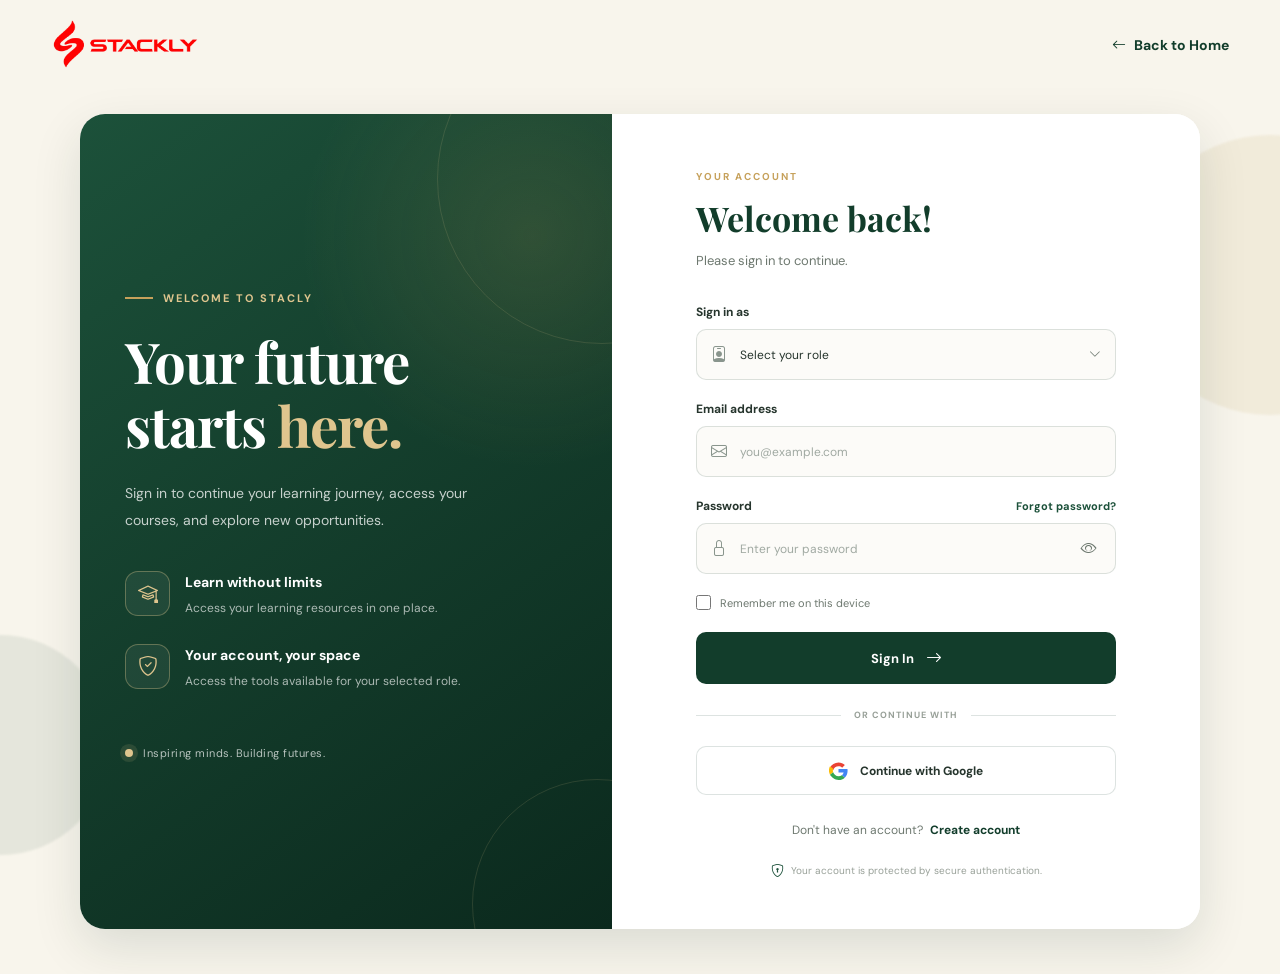
<file: login.html>
<!DOCTYPE html>
<html lang="en">
<head>
  <meta charset="UTF-8">
  <meta name="viewport" content="width=device-width, initial-scale=1.0">

  <title>Login | EduNova University</title>
  <meta name="description" content="Sign in to your EduNova University account.">

  <link rel="preconnect" href="https://fonts.googleapis.com">
  <link rel="preconnect" href="https://fonts.gstatic.com" crossorigin>

  <link href="https://fonts.googleapis.com/css2?family=DM+Sans:wght@400;500;600;700&family=Playfair+Display:wght@600;700&display=swap" rel="stylesheet">

  <link rel="stylesheet" href="https://cdn.jsdelivr.net/npm/bootstrap-icons@1.11.3/font/bootstrap-icons.min.css">
  <link rel="stylesheet" href="https://unpkg.com/aos@2.3.1/dist/aos.css">

  <link rel="stylesheet" href="css/login.css">
</head>

<body>
  <div class="background-decoration decoration-one"></div>
  <div class="background-decoration decoration-two"></div>

  <header class="site-header">
    <a href="index.html" class="logo" aria-label="EduNova University home">
      <img
        src="assets/image-1.webp"
        alt="EduNova University Logo"
        class="logo-img"
      >
    </a>

    <a href="index.html" class="back-home">
      <i class="bi bi-arrow-left"></i>
      Back to Home
    </a>
  </header>

  <main class="login-wrapper">

    <!-- Welcome Panel -->
    <section class="welcome-panel" data-aos="fade-right">
      <div class="welcome-content">

        <span class="eyebrow">
          <span class="eyebrow-line"></span>
          WELCOME TO STACLY
        </span>

        <h1>Your future<br>starts <span class="gold-text">here.</span></h1>

        <p class="welcome-description">
          Sign in to continue your learning journey, access your courses,
          and explore new opportunities.
        </p>

        <div class="welcome-features">

          <div class="feature">
            <span class="feature-icon">
              <i class="bi bi-mortarboard"></i>
            </span>

            <div>
              <h3>Learn without limits</h3>
              <p>Access your learning resources in one place.</p>
            </div>
          </div>

          <div class="feature">
            <span class="feature-icon">
              <i class="bi bi-shield-check"></i>
            </span>

            <div>
              <h3>Your account, your space</h3>
              <p>Access the tools available for your selected role.</p>
            </div>
          </div>

        </div>

        <div class="welcome-bottom">
          <span class="status-dot"></span>
          Inspiring minds. Building futures.
        </div>

      </div>

      <div class="welcome-circle circle-one"></div>
      <div class="welcome-circle circle-two"></div>
    </section>

    <!-- Login Panel -->
    <section
      class="login-panel"
      data-aos="fade-left"
      data-aos-delay="150"
    >
      <div class="login-card">

        <!-- <div class="mobile-logo">
          <span class="logo-icon">
            <i class="bi bi-mortarboard-fill"></i>
          </span>
          <span>Edu<span class="gold-text">Nova</span></span>
        </div> -->

        <div class="form-heading">
          <span class="form-label">YOUR ACCOUNT</span>
          <h2>Welcome back!</h2>
          <p>Please sign in to continue.</p>
        </div>

        <form id="loginForm" novalidate>

          <!-- Role -->
          <div class="form-group">
            <label for="role">Sign in as</label>

            <div class="input-wrap">
              <i class="bi bi-person-badge input-icon"></i>

              <select id="role" name="role" required>
                <option value="">Select your role</option>
                <option value="student">Student</option>
                <option value="faculty">Faculty</option>
                
              </select>

              <i class="bi bi-chevron-down select-arrow"></i>
            </div>

            <small class="field-error" id="roleError"></small>
          </div>

          <!-- Email -->
          <div class="form-group">
            <label for="email">Email address</label>

            <div class="input-wrap">
              <i class="bi bi-envelope input-icon"></i>

              <input
                type="email"
                id="email"
                name="email"
                placeholder="you@example.com"
                autocomplete="username"
                required
              >
            </div>

            <small class="field-error" id="emailError"></small>
          </div>

          <!-- Password -->
          <div class="form-group">
            <div class="label-row">
              <label for="password">Password</label>

              <a href="404.html" class="forgot-link">
                Forgot password?
              </a>
            </div>

            <div class="input-wrap">
              <i class="bi bi-lock input-icon"></i>

              <input
                type="password"
                id="password"
                name="password"
                placeholder="Enter your password"
                autocomplete="current-password"
                required
              >

              <button
                type="button"
                class="password-toggle"
                id="togglePassword"
                aria-label="Show password"
              >
                <i class="bi bi-eye"></i>
              </button>
            </div>

            <small class="field-error" id="passwordError"></small>
          </div>

          <!-- Remember Me -->
          <label class="remember-row">
            <input type="checkbox" id="rememberMe">
            <span class="custom-checkbox"></span>
            <span>Remember me on this device</span>
          </label>

          <!-- Form Message -->
          <div
            id="formMessage"
            class="form-message"
            role="status"
            aria-live="polite"
          ></div>

          <!-- Sign In -->
          <button
            type="submit"
            class="login-button"
            id="loginButton"
          >
            <span>Sign In</span>
            <i class="bi bi-arrow-right"></i>
          </button>

        </form>

        <div class="divider">
          <span>OR CONTINUE WITH</span>
        </div>

<!-- Google Button: Redirects to 404.html -->
<a href="404.html" class="google-button" id="googleButton">

  <svg
    class="google-icon"
    viewBox="0 0 48 48"
    aria-hidden="true"
  >
    <path
      fill="#EA4335"
      d="M24 9.5c3.54 0 6.71 1.22 9.21 3.6l6.85-6.85C35.9 2.38 30.47 0 24 0 14.62 0 6.51 5.38 2.56 13.22l7.98 6.19C12.43 13.72 17.74 9.5 24 9.5z"
      transform="translate(0 4)"
    />
    <path
      fill="#4285F4"
      d="M46.98 24.55c0-1.57-.15-3.09-.38-4.55H24v9.02h12.94c-.58 2.96-2.26 5.48-4.73 7.18l7.66 5.94c4.47-4.13 7.11-10.2 7.11-17.59z"
    />
    <path
      fill="#FBBC05"
      d="M10.53 28.59a14.4 14.4 0 0 1 0-9.18l-7.98-6.19a24 24 0 0 0 0 21.56l7.98-6.19z"
    />
    <path
      fill="#34A853"
      d="M24 48c6.48 0 11.93-2.13 15.9-5.86l-7.66-5.94c-2.13 1.43-4.86 2.28-8.24 2.28-6.26 0-11.57-4.22-13.47-9.91l-7.98 6.19C6.51 40.62 14.62 48 24 48z"
    />
  </svg>

  Continue with Google

</a>

        <p class="signup-text">
          Don't have an account?
          <a href="signup.html">Create account</a>
        </p>

        <p class="security-note">
          <i class="bi bi-shield-lock"></i>
          Your account is protected by secure authentication.
        </p>

      </div>
    </section>

  </main>

  <!-- Footer
  <footer class="site-footer">
    <p>
      © <span id="year"></span> EduNova University. All rights reserved.
    </p>

    <div>
      <a href="404.html">Terms</a>
      <a href="404.html">Privacy</a>
    </div>
  </footer> -->

  <script src="https://unpkg.com/aos@2.3.1/dist/aos.js"></script>
  <script src="js/login.js"></script>
</body>
</html>
</file>
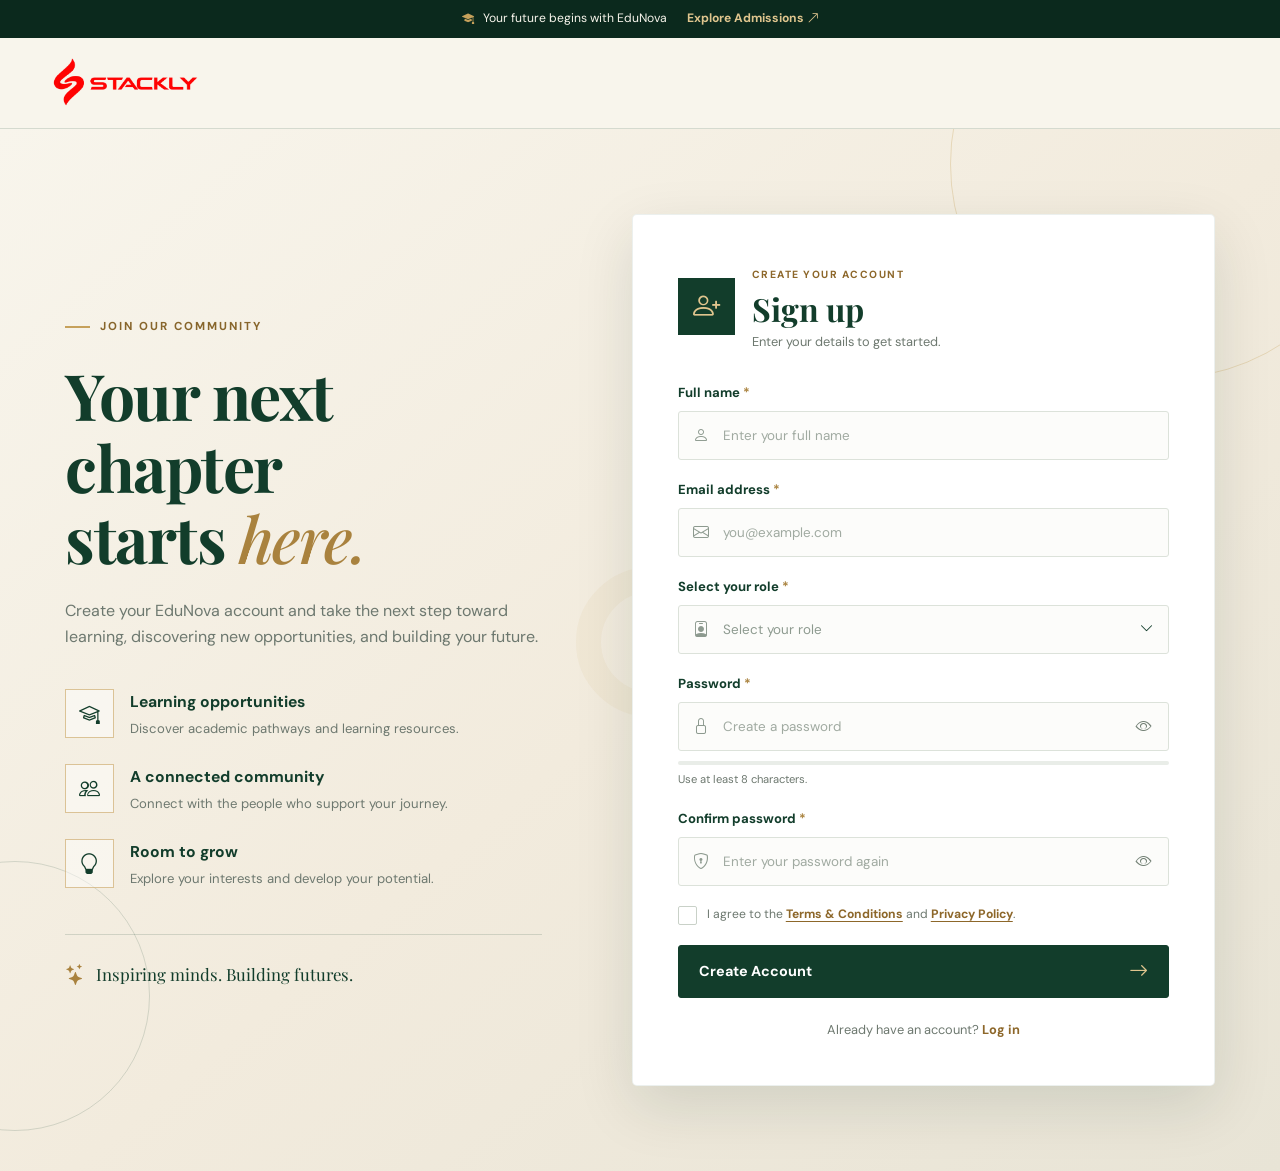
<file: signup.html>
<!DOCTYPE html>
<html lang="en">
<head>
  <meta charset="UTF-8">
  <meta name="viewport" content="width=device-width, initial-scale=1.0">
  <meta name="description" content="Create your EduNova University account.">
  <title>Sign Up | EduNova University</title>

  <!-- Google Fonts -->
  <link rel="preconnect" href="https://fonts.googleapis.com">
  <link rel="preconnect" href="https://fonts.gstatic.com" crossorigin>
  <link href="https://fonts.googleapis.com/css2?family=DM+Sans:wght@400;500;600;700&family=Playfair+Display:wght@500;600;700&display=swap" rel="stylesheet">

  <!-- Bootstrap Icons -->
  <link rel="stylesheet" href="https://cdn.jsdelivr.net/npm/bootstrap-icons@1.11.3/font/bootstrap-icons.min.css">

  <!-- AOS Animations -->
  <link rel="stylesheet" href="https://unpkg.com/aos@2.3.1/dist/aos.css">

  <!-- Signup CSS -->
  <link rel="stylesheet" href="css/signup.css">
</head>

<body>

  <!-- Announcement Bar -->
  <div class="announcement-bar">
    <p><i class="bi bi-mortarboard-fill"></i> Your future begins with EduNova</p>
    <a href="index.html#admissions">Explore Admissions <i class="bi bi-arrow-up-right"></i></a>
  </div>

  <!-- Header -->
  <header class="site-header">
    <div class="header-container">

     
  <a href="index.html" class="logo" aria-label="EduNova University home">
  <img src="assets/image-1.webp" alt="EduNova University Logo" class="logo-img">
 
</a>

      <button class="menu-toggle" id="menuToggle"
        aria-label="Open navigation" aria-expanded="false">
        <i class="bi bi-list"></i>
      </button>

      <!-- <nav class="main-nav" id="mainNav" aria-label="Main navigation">
        <a href="index.html#home">Home</a>
        <a href="about.html">About Us</a>
        <a href="index.html#programs">Programs</a>
        <a href="index.html#admissions">Admissions</a>
        <a href="index.html#contact">Contact</a>
        <a href="login.html" class="login-link">Login</a>
        <a href="signup.html" class="nav-signup active">Sign Up <i class="bi bi-arrow-up-right"></i></a>
      </nav> -->

    </div>
  </header>

  <main class="signup-page">

    <!-- Decorative background -->
    <div class="background-decoration decoration-one"></div>
    <div class="background-decoration decoration-two"></div>
    <div class="background-decoration decoration-three"></div>

    <div class="signup-container">

      <!-- Left information panel -->
      <section class="signup-info" data-aos="fade-right">
        <span class="eyebrow"><span></span> JOIN OUR COMMUNITY</span>

        <h1>Your next chapter<br>starts <em>here.</em></h1>

        <p class="info-description">
          Create your EduNova account and take the next step toward
          learning, discovering new opportunities, and building your future.
        </p>

        <div class="signup-benefits">

          <div class="benefit-item">
            <span class="benefit-icon"><i class="bi bi-mortarboard"></i></span>
            <div>
              <h3>Learning opportunities</h3>
              <p>Discover academic pathways and learning resources.</p>
            </div>
          </div>

          <div class="benefit-item">
            <span class="benefit-icon"><i class="bi bi-people"></i></span>
            <div>
              <h3>A connected community</h3>
              <p>Connect with the people who support your journey.</p>
            </div>
          </div>

          <div class="benefit-item">
            <span class="benefit-icon"><i class="bi bi-lightbulb"></i></span>
            <div>
              <h3>Room to grow</h3>
              <p>Explore your interests and develop your potential.</p>
            </div>
          </div>

        </div>

        <div class="info-footer">
          <i class="bi bi-stars"></i>
          Inspiring minds. Building futures.
        </div>
      </section>

      <!-- Signup form -->
      <section class="signup-card" data-aos="fade-left" data-aos-delay="150">

        <div class="form-heading">
          <span class="form-icon"><i class="bi bi-person-plus"></i></span>
          <div>
            <span class="form-eyebrow">CREATE YOUR ACCOUNT</span>
            <h2>Sign up</h2>
            <p>Enter your details to get started.</p>
          </div>
        </div>

        <form id="signupForm" novalidate>

          <!-- Full name -->
          <div class="form-group">
            <label for="fullName">Full name <span>*</span></label>
            <div class="input-wrap">
              <i class="bi bi-person input-icon"></i>
              <input
                type="text"
                id="fullName"
                name="fullName"
                placeholder="Enter your full name"
                autocomplete="name"
                minlength="2"
                maxlength="80"
                required>
            </div>
            <small class="error-message" id="nameError"></small>
          </div>

          <!-- Email -->
          <div class="form-group">
            <label for="email">Email address <span>*</span></label>
            <div class="input-wrap">
              <i class="bi bi-envelope input-icon"></i>
              <input
                type="email"
                id="email"
                name="email"
                placeholder="you@example.com"
                autocomplete="email"
                required>
            </div>
            <small class="error-message" id="emailError"></small>
          </div>

          <!-- Role selection -->
          <div class="form-group">
            <label for="role">Select your role <span>*</span></label>
            <div class="input-wrap select-wrap">
              <i class="bi bi-person-badge input-icon"></i>
              <select id="role" name="role" required>
                <option value="" selected disabled>Select your role</option>
                <option value="student">Student</option>
                <option value="faculty">Faculty</option>
                <option value="staff">Staff</option>
              </select>
              <i class="bi bi-chevron-down select-arrow"></i>
            </div>
            <small class="error-message" id="roleError"></small>
          </div>

          <!-- Student-specific field -->
          <div class="form-group conditional-field" id="studentField" hidden>
            <label for="studentId">Student ID <span class="optional">(optional)</span></label>
            <div class="input-wrap">
              <i class="bi bi-card-text input-icon"></i>
              <input
                type="text"
                id="studentId"
                name="studentId"
                placeholder="Enter your student ID">
            </div>
          </div>

          <!-- Faculty/staff-specific field -->
          <div class="form-group conditional-field" id="employeeField" hidden>
            <label for="employeeId">Employee ID <span class="optional">(optional)</span></label>
            <div class="input-wrap">
              <i class="bi bi-card-text input-icon"></i>
              <input
                type="text"
                id="employeeId"
                name="employeeId"
                placeholder="Enter your employee ID">
            </div>
          </div>

          <!-- Password -->
          <div class="form-group">
            <label for="password">Password <span>*</span></label>
            <div class="input-wrap">
              <i class="bi bi-lock input-icon"></i>
              <input
                type="password"
                id="password"
                name="password"
                placeholder="Create a password"
                autocomplete="new-password"
                minlength="8"
                required>
              <button type="button" class="password-toggle"
                data-target="password" aria-label="Show password">
                <i class="bi bi-eye"></i>
              </button>
            </div>
            <div class="password-strength">
              <div class="strength-track"><span id="strengthBar"></span></div>
              <small id="strengthText">Use at least 8 characters.</small>
            </div>
            <small class="error-message" id="passwordError"></small>
          </div>

          <!-- Confirm password -->
          <div class="form-group">
            <label for="confirmPassword">Confirm password <span>*</span></label>
            <div class="input-wrap">
              <i class="bi bi-shield-lock input-icon"></i>
              <input
                type="password"
                id="confirmPassword"
                name="confirmPassword"
                placeholder="Enter your password again"
                autocomplete="new-password"
                required>
              <button type="button" class="password-toggle"
                data-target="confirmPassword" aria-label="Show confirm password">
                <i class="bi bi-eye"></i>
              </button>
            </div>
            <small class="error-message" id="confirmError"></small>
          </div>

          <!-- Terms -->
          <div class="terms-group">
            <label class="checkbox-label">
              <input type="checkbox" id="terms" name="terms" required>
              <span class="custom-checkbox"><i class="bi bi-check"></i></span>
              <span>I agree to the <a href="terms.html">Terms &amp; Conditions</a>
                and <a href="privacy.html">Privacy Policy</a>.</span>
            </label>
            <small class="error-message" id="termsError"></small>
          </div>

          <!-- Form message -->
          <div class="form-message" id="formMessage" role="status" aria-live="polite"></div>

          <button type="submit" class="submit-btn" id="submitBtn">
            <span>Create Account</span>
            <i class="bi bi-arrow-right"></i>
          </button>

          <p class="login-prompt">
            Already have an account?
            <a href="login.html">Log in</a>
          </p>

        </form>

      </section>
    </div>
  </main>

  
  <!-- AOS -->
  <script src="https://unpkg.com/aos@2.3.1/dist/aos.js"></script>

  <!-- Signup JavaScript -->
  <script src="js/signup.js"></script>

</body>
</html>
</file>
<file: css/style.css>
/* =====================================================
   EDUNOVA UNIVERSITY — COMPLETE RESPONSIVE ABOUT CSS
   Theme: Forest Green | Luxury Gold | Warm Cream
   Layout: Desktop | Tablet | Mobile
===================================================== */

/* 01. COLOR VARIABLES */

:root {
  --green: #123D2B;
  --green-dark: #0B291D;
  --green-soft: #1C513A;
  --gold: #C6A15B;
  --gold-light: #DFC58E;
  --cream: #F8F5EC;
  --white: #FFFFFF;
  --text: #26352D;
  --muted: #6D786F;
  --line: rgba(18, 61, 43, 0.14);
  --border: rgba(18, 61, 43, 0.14);
  --shadow: 0 18px 50px rgba(11, 41, 29, 0.12);
  --shadow-hover: 0 25px 55px rgba(11, 41, 29, 0.18);
  --primary: #123D2B;
  --secondary: #C6A15B;
  --serif: "Playfair Display", Georgia, serif;
  --sans: "DM Sans", Arial, sans-serif;
  --transition: 0.3s ease;
}

/* 02. RESET & GLOBAL */

* {
  margin: 0;
  padding: 0;
  box-sizing: border-box;
}

html {
  scroll-behavior: smooth;
  scroll-padding-top: 95px;
}

body {
  font-family: var(--sans);
  background: var(--cream);
  color: var(--text);
  line-height: 1.7;
  overflow-x: hidden;
}

body,
button,
input,
select,
textarea,
a {
  -webkit-tap-highlight-color: transparent;
}

img {
  display: block;
  width: 100%;
  height: 100%;
  object-fit: cover;
}

a {
  color: inherit;
  text-decoration: none;
}

button,
input,
select,
textarea {
  font: inherit;
}

button {
  cursor: pointer;
}

ul {
  list-style: none;
}

.container {
  width: min(1180px, 90%);
  margin-inline: auto;
}

.section-padding,
.section {
  padding: 100px 0;
}

h1,
h2,
h3,
h4,
.logo {
  font-family: var(--serif);
  line-height: 1.2;
}

h1,
h2 {
  letter-spacing: -1.2px;
}

h2 {
  font-size: clamp(2.2rem, 4vw, 3.5rem);
  color: var(--green);
}

h1 em,
h2 em {
  color: var(--gold);
  font-weight: 500;
}

p {
  color: var(--muted);
}

.gold-text {
  color: var(--gold);
}

::selection {
  background: var(--gold);
  color: var(--green-dark);
}

:focus-visible {
  outline: 2px solid var(--gold);
  outline-offset: 4px;
}

/* 03. ANNOUNCEMENT BAR */

.announcement-bar {
  min-height: 39px;
  padding: 7px 5%;
  display: flex;
  align-items: center;
  justify-content: center;
  gap: 20px;
  background: var(--green-dark);
  color: var(--cream);
  font-size: 0.78rem;
  text-align: center;
}

.announcement-bar p {
  color: var(--cream);
}

.announcement-bar i {
  color: var(--gold);
  margin-right: 7px;
}

.announcement-bar a {
  color: var(--gold-light);
  font-weight: 700;
  white-space: nowrap;
}

/* 04. HEADER & NAVIGATION */

.site-header {
  position: sticky;
  top: 0;
  z-index: 1000;
  background: rgba(248, 245, 236, 0.97);
  border-bottom: 1px solid var(--border);
  backdrop-filter: blur(14px);
  -webkit-backdrop-filter: blur(14px);
}

.header-container {
  width: min(1280px, 92%);
  min-height: 83px;
  margin: auto;
  display: flex;
  align-items: center;
  justify-content: space-between;
  gap: 25px;
}
.logo {
  display: inline-flex;
  align-items: center;
  gap: 10px;
  text-decoration: none;
  font-size: 50px;
  font-weight: 700;
  color: var(--green);
}

.logo-img {
  width: 150px;
  height: 90px;
  object-fit: contain;
  display: block;
}

.gold-text {
  color: var(--gold);
}

.brand-mark {
  width: 44px;
  height: 44px;
  display: grid;
  place-items: center;
  border: 1px solid var(--gold);
  border-radius: 50%;
}

.main-nav {
  display: flex;
  align-items: center;
  gap: clamp(14px, 2vw, 28px);
}

.main-nav > a {
  position: relative;
  padding: 8px 0;
  color: var(--green);
  font-size: 0.87rem;
  font-weight: 600;
  transition: color var(--transition);
}

.main-nav > a:not(.nav-contact):not(.nav-cta)::after {
  content: "";
  position: absolute;
  left: 0;
  bottom: 0;
  width: 0;
  height: 2px;
  background: var(--gold);
  transition: width var(--transition);
}

.main-nav > a:hover,
.main-nav > a.active {
  color: #946D2C;
}

.main-nav > a:hover::after,
.main-nav > a.active::after {
  width: 100%;
}

.main-nav .nav-contact,
.main-nav .nav-cta {
  padding: 12px 18px;
  display: inline-flex;
  align-items: center;
  gap: 7px;
  background: var(--green);
  color: var(--cream);
  border-radius: 3px;
  transition: background var(--transition);
}

.main-nav .nav-contact:hover,
.main-nav .nav-cta:hover {
  background: var(--green-soft);
  color: var(--white);
}

.menu-toggle {
  display: none;
  border: 0;
  background: transparent;
  color: var(--green);
  font-size: 2rem;
  cursor: pointer;
}

.menu-toggle span {
  display: block;
  width: 24px;
  height: 2px;
  background: var(--green);
  transition: transform var(--transition), opacity var(--transition);
}

/* 05. COMMON COMPONENTS */

.eyebrow {
  display: inline-flex;
  align-items: center;
  gap: 10px;
  margin-bottom: 19px;
  color: #8A692E;
  font-size: 0.73rem;
  font-weight: 700;
  letter-spacing: 2px;
  text-transform: uppercase;
}

.eyebrow span {
  width: 24px;
  height: 2px;
  background: var(--gold);
}

.light-eyebrow {
  color: var(--gold-light);
}

.btn {
  min-height: 49px;
  padding: 13px 22px;
  display: inline-flex;
  align-items: center;
  justify-content: center;
  gap: 12px;
  border: 1px solid transparent;
  border-radius: 3px;
  font-size: 0.88rem;
  font-weight: 700;
  transition:
    background var(--transition),
    color var(--transition),
    transform var(--transition),
    box-shadow var(--transition);
}

.btn:hover {
  transform: translateY(-3px);
}

.btn-gold {
  background: var(--gold);
  color: var(--green-dark);
}

.btn-gold:hover {
  background: var(--gold-light);
  box-shadow: 0 8px 22px rgba(198, 161, 91, 0.22);
}

.btn-green {
  background: var(--green);
  color: var(--white);
}

.btn-green:hover {
  background: var(--green-soft);
}

.btn-outline-light {
  border-color: rgba(255, 255, 255, 0.55);
  color: var(--white);
}

.btn-outline-light:hover {
  background: var(--white);
  color: var(--green);
}

.text-link {
  display: inline-flex;
  align-items: center;
  gap: 12px;
  margin-top: 25px;
  padding-bottom: 5px;
  color: var(--green);
  border-bottom: 1px solid var(--gold);
  font-size: 0.9rem;
  font-weight: 700;
  transition: gap var(--transition);
}

.text-link:hover {
  gap: 18px;
}

.light-link {
  color: var(--white);
  border-color: var(--gold);
}

.section-heading {
  max-width: 650px;
  margin-bottom: 50px;
}

.section-heading > p {
  max-width: 540px;
  margin-top: 18px;
}

.centered-heading {
  margin-inline: auto;
  text-align: center;
}

.centered-heading > p {
  margin-inline: auto;
}

/* 06. HERO SECTION */

/* =========================================
   EDUNOVA HERO BANNER
   Background image + animations + responsive
========================================= */

.hero {
  position: relative;
  isolation: isolate;
  min-height: 760px;
  padding: 100px 0 30px;
  overflow: hidden;
  display: flex;
  flex-direction: column;
  justify-content: center;
  background: #0B291D;
  color: #FFFFFF;
}

/* Full background image */
.hero-background {
  position: absolute;
  inset: 0;
  z-index: -3;
  background-image: url("../assets/image-4.webp");
  background-position: center;
  background-size: cover;
  background-repeat: no-repeat;
  transform: scale(1.04);
  animation: heroZoom 16s ease-in-out infinite alternate;
}

/* Dark green overlay */
.hero-overlay {
  position: absolute;
  inset: 0;
  z-index: -2;
  background:
    linear-gradient(
      90deg,
      rgba(7, 30, 21, 0.97) 0%,
      rgba(11, 41, 29, 0.91) 45%,
      rgba(11, 41, 29, 0.65) 100%
    ),
    linear-gradient(
      0deg,
      rgba(7, 30, 21, 0.88),
      transparent 55%
    );
}

/* Main layout */
.hero .container {
  width: min(1180px, 90%);
  margin-inline: auto;
}

.hero-grid {
  display: grid;
  grid-template-columns: 1.05fr 0.95fr;
  align-items: center;
  gap: 65px;
  position: relative;
  z-index: 1;
}

.hero-copy {
  max-width: 620px;
}

/* Eyebrow */
.hero .eyebrow {
  display: inline-flex;
  align-items: center;
  gap: 10px;
  color: #DFC58E;
  font-size: 12px;
  font-weight: 700;
  letter-spacing: 2px;
  text-transform: uppercase;
  margin-bottom: 25px;
}

.hero .eyebrow i {
  width: 27px;
  height: 2px;
  display: inline-block;
  background: #C6A15B;
}

/* Heading */
.hero h1 {
  color: #FFFFFF;
  font-family: "Playfair Display", Georgia, serif;
  font-size: clamp(54px, 6.3vw, 88px);
  line-height: 1.06;
  letter-spacing: -2px;
  font-weight: 600;
  margin: 0 0 25px;
}

.hero h1 em {
  color: #DFC58E;
  font-weight: 500;
}

/* Description */
.hero-copy > p {
  max-width: 490px;
  color: rgba(255, 255, 255, 0.8);
  font-size: 16px;
  line-height: 1.9;
  margin: 0 0 32px;
}

/* Buttons */
.hero-actions {
  display: flex;
  align-items: center;
  flex-wrap: wrap;
  gap: 25px;
}

.hero .btn {
  display: inline-flex;
  align-items: center;
  justify-content: center;
  padding: 16px 25px;
  min-height: 52px;
  border-radius: 4px;
  text-decoration: none;
  font-weight: 700;
  font-size: 13px;
  transition:
    transform 0.3s ease,
    background 0.3s ease,
    box-shadow 0.3s ease;
}

.hero .btn-gold {
  color: #0B291D;
  background: #C6A15B;
  border: 1px solid #C6A15B;
  box-shadow: 0 10px 25px rgba(0, 0, 0, 0.15);
}

.hero .btn-gold:hover {
  background: #DFC58E;
  border-color: #DFC58E;
  transform: translateY(-4px);
  box-shadow: 0 15px 30px rgba(0, 0, 0, 0.22);
}

.hero .text-link {
  display: inline-flex;
  align-items: center;
  gap: 12px;
  color: #FFFFFF;
  text-decoration: none;
  font-size: 13px;
  font-weight: 600;
}

.hero .text-link:hover {
  color: #DFC58E;
}

.play-icon {
  width: 38px;
  height: 38px;
  display: grid;
  place-items: center;
  border: 1px solid rgba(255, 255, 255, 0.55);
  border-radius: 50%;
  font-size: 11px;
  transition: all 0.3s ease;
}

.text-link:hover .play-icon {
  color: #0B291D;
  background: #DFC58E;
  border-color: #DFC58E;
  transform: scale(1.08);
}

/* Student proof */
.hero-proof {
  display: flex;
  align-items: center;
  gap: 16px;
  margin-top: 48px;
}

.avatar-stack {
  display: flex;
  align-items: center;
  padding-left: 5px;
}

.avatar-stack span {
  width: 36px;
  height: 36px;
  margin-left: -5px;
  display: grid;
  place-items: center;
  border: 2px solid #0B291D;
  border-radius: 50%;
  color: #0B291D;
  background: #DFC58E;
  font-size: 15px;
}

.avatar-stack span:nth-child(2) {
  background: #F8F5EC;
}

.avatar-stack span:nth-child(3) {
  background: #C6A15B;
}

.hero-proof strong,
.hero-proof small {
  display: block;
}

.hero-proof strong {
  font-size: 13px;
  color: #FFFFFF;
  margin-bottom: 5px;
}

.hero-proof small {
  color: rgba(255, 255, 255, 0.68);
  font-size: 11px;
}

/* Right image */
.hero-visual {
  position: relative;
  min-width: 0;
  padding: 18px 10px 35px;
}

.hero-image-frame {
  position: relative;
  height: 450px;
  overflow: hidden;
  border: 1px solid rgba(223, 197, 142, 0.65);
  border-radius: 46% 46% 5px 5px;
  box-shadow: 0 25px 65px rgba(0, 0, 0, 0.32);
}

.hero-image-frame::after {
  content: "";
  position: absolute;
  inset: 0;
  background: linear-gradient(
    0deg,
    rgba(11, 41, 29, 0.25),
    transparent 55%
  );
  pointer-events: none;
}

.hero-image-frame img {
  display: block;
  width: 100%;
  height: 100%;
  object-fit: cover;
  object-position: center;
  filter: saturate(0.82);
  transition: transform 0.7s ease;
}

.hero-visual:hover .hero-image-frame img {
  transform: scale(1.05);
}

/* Gold sticker */
.image-sticker {
  position: absolute;
  top: 45px;
  right: -12px;
  z-index: 2;
  width: 120px;
  height: 120px;
  display: flex;
  flex-direction: column;
  justify-content: center;
  align-items: center;
  text-align: center;
  border-radius: 50%;
  background: #C6A15B;
  color: #0B291D;
  border: 5px solid rgba(248, 245, 236, 0.88);
  box-shadow: 0 10px 30px rgba(0, 0, 0, 0.2);
}

.image-sticker span {
  font-size: 10px;
  letter-spacing: 2px;
}

.image-sticker strong {
  font-family: "Playfair Display", Georgia, serif;
  font-size: 28px;
  line-height: 1.2;
}

.image-sticker small {
  font-size: 9px;
  line-height: 1.4;
  margin-top: 3px;
}

/* Floating note */
.hero-note {
  position: absolute;
  left: -25px;
  bottom: 12px;
  z-index: 3;
  display: flex;
  align-items: center;
  gap: 12px;
  padding: 17px 20px;
  max-width: 255px;
  background: #F8F5EC;
  color: #26352D;
  border-left: 3px solid #C6A15B;
  border-radius: 4px;
  box-shadow: 0 15px 40px rgba(0, 0, 0, 0.22);
}

.note-icon {
  width: 42px;
  height: 42px;
  flex-shrink: 0;
  display: grid;
  place-items: center;
  background: rgba(198, 161, 91, 0.18);
  color: #123D2B;
  border-radius: 50%;
  font-size: 22px;
}

.hero-note strong,
.hero-note small {
  display: block;
}

.hero-note strong {
  font-size: 12px;
  margin-bottom: 5px;
}

.hero-note small {
  color: #6D786F;
  font-size: 11px;
}

/* Decorative orbit rings */
.hero-orbit {
  position: absolute;
  z-index: -1;
  border: 1px solid rgba(223, 197, 142, 0.17);
  border-radius: 50%;
  pointer-events: none;
}

.orbit-one {
  width: 500px;
  height: 500px;
  top: -180px;
  right: -100px;
  animation: orbitRotate 30s linear infinite;
}

.orbit-two {
  width: 340px;
  height: 340px;
  bottom: -210px;
  left: -100px;
  border-color: rgba(223, 197, 142, 0.12);
  animation: orbitRotate 24s linear infinite reverse;
}

/* Bottom motto */
.hero-bottom {
  position: relative;
  z-index: 1;
  display: flex;
  align-items: center;
  justify-content: space-between;
  gap: 18px;
  margin-top: 65px;
  padding-top: 22px;
  border-top: 1px solid rgba(255, 255, 255, 0.22);
}

.hero-bottom span:not(.hero-line) {
  color: rgba(255, 255, 255, 0.75);
  font-size: 10px;
  letter-spacing: 1.7px;
  font-weight: 700;
}

.hero-line {
  flex: 1;
  height: 1px;
  max-width: 75px;
  background: rgba(198, 161, 91, 0.65);
}

/* Background animation */
@keyframes heroZoom {
  from { transform: scale(1.04); }
  to { transform: scale(1.12); }
}

@keyframes orbitRotate {
  from { transform: rotate(0deg); }
  to { transform: rotate(360deg); }
}

/* =========================================
   RESPONSIVE DESIGN
========================================= */

@media (max-width: 1000px) {
  .hero {
    min-height: auto;
    padding-top: 85px;
  }

  .hero-grid {
    grid-template-columns: 1fr 0.85fr;
    gap: 35px;
  }

  .hero h1 {
    font-size: clamp(48px, 7vw, 70px);
  }

  .hero-image-frame {
    height: 390px;
  }

  .hero-note {
    left: -10px;
  }

  .image-sticker {
    right: -5px;
    width: 105px;
    height: 105px;
  }

  .hero-bottom {
    margin-top: 50px;
  }
}

@media (max-width: 760px) {
  .hero {
    padding: 75px 0 25px;
  }

  .hero-grid {
    grid-template-columns: 1fr;
    gap: 35px;
  }

  .hero-copy {
    max-width: 600px;
  }

  .hero h1 {
    font-size: clamp(50px, 11vw, 72px);
    letter-spacing: -1.5px;
  }

  .hero-copy > p {
    font-size: 15px;
  }

  .hero-proof {
    margin-top: 35px;
  }

  .hero-visual {
    width: min(430px, 90%);
    margin-inline: auto;
    padding: 10px 10px 30px;
  }

  .hero-image-frame {
    height: 390px;
  }

  .hero-bottom {
    flex-wrap: wrap;
    justify-content: center;
    gap: 15px;
    margin-top: 35px;
  }

  .hero-bottom span:not(.hero-line) {
    font-size: 9px;
  }

  .hero-line {
    flex: 0 0 25px;
  }

  .hero-overlay {
    background: linear-gradient(
      180deg,
      rgba(7, 30, 21, 0.94),
      rgba(11, 41, 29, 0.86)
    );
  }
}

@media (max-width: 480px) {
  .hero {
    padding-top: 55px;
  }

  .hero .container {
    width: 90%;
  }

  .hero .eyebrow {
    font-size: 10px;
    letter-spacing: 1.4px;
  }

  .hero h1 {
    font-size: 49px;
    line-height: 1.12;
  }

  .hero-copy > p {
    font-size: 14px;
    line-height: 1.8;
  }

  .hero-actions {
    align-items: flex-start;
    flex-direction: column;
    gap: 18px;
  }

  .hero .btn {
    width: 100%;
  }

  .hero-proof {
    gap: 12px;
  }

  .hero-proof strong {
    font-size: 12px;
  }

  .hero-proof small {
    font-size: 10px;
  }

  .hero-visual {
    width: 100%;
    padding-inline: 5px;
  }

  .hero-image-frame {
    height: 330px;
  }

  .image-sticker {
    width: 90px;
    height: 90px;
    top: 30px;
    right: -3px;
  }

  .image-sticker strong {
    font-size: 23px;
  }

  .image-sticker small {
    font-size: 8px;
  }

  .hero-note {
    left: 0;
    bottom: 5px;
    padding: 12px;
    max-width: 225px;
  }

  .note-icon {
    width: 35px;
    height: 35px;
  }

  .hero-bottom {
    gap: 12px;
  }

  .hero-bottom span:not(.hero-line) {
    letter-spacing: 1px;
    font-size: 8px;
  }

  .hero-line {
    display: none;
  }
}

/* Respect reduced-motion settings */
@media (prefers-reduced-motion: reduce) {
  .hero-background,
  .hero-orbit {
    animation: none;
  }

  .hero *,
  .hero *::before,
  .hero *::after {
    scroll-behavior: auto !important;
    transition-duration: 0.01ms !important;
  }
}


/* 07. ABOUT SECTION */

.about-section {
  background: var(--cream);
}

.about-grid {
  display: grid;
  grid-template-columns: 1fr 1fr;
  align-items: center;
  gap: 85px;
}

.about-visual {
  height: 510px;
  position: relative;
  padding: 0 55px 45px 0;
}

.about-main-image {
  height: 100%;
  overflow: hidden;
  border-radius: 48% 48% 6px 6px;
}

.about-main-image img {
  filter: saturate(0.82);
  transition: transform 0.7s;
}

.about-visual:hover .about-main-image img {
  transform: scale(1.04);
}

.about-small-image {
  position: absolute;
  right: 0;
  bottom: 0;
  width: 47%;
  height: 210px;
  padding: 8px;
  background: var(--cream);
  border: 1px solid var(--gold);
}

.experience-badge {
  position: absolute;
  left: -20px;
  top: 65px;
  width: 125px;
  height: 125px;
  display: flex;
  flex-direction: column;
  align-items: center;
  justify-content: center;
  border-radius: 50%;
  background: var(--gold);
  color: var(--green);
  transform: rotate(-9deg);
  box-shadow: var(--shadow);
}

.experience-badge strong {
  font-family: var(--serif);
  font-size: 2.4rem;
  line-height: 1;
}

.experience-badge strong span {
  font-size: 1.4rem;
}

.experience-badge small {
  margin-top: 5px;
  text-align: center;
  font-size: 0.67rem;
  line-height: 1.3;
}

.decor-dot {
  position: absolute;
  z-index: 0;
  right: 25px;
  top: -25px;
  width: 110px;
  height: 110px;
  background: radial-gradient(var(--gold) 1.5px, transparent 1.5px);
  background-size: 12px 12px;
}

.about-copy {
  position: relative;
  z-index: 1;
}

.about-copy h2 {
  margin-bottom: 23px;
}

.about-copy .lead,
.career-copy .lead {
  margin-bottom: 12px;
  color: var(--green);
  font-size: 1.05rem;
  font-weight: 700;
}

.about-copy > p:not(.lead) {
  margin-bottom: 20px;
}

.stats-row {
  display: flex;
  gap: 30px;
  padding-top: 25px;
  margin-top: 34px;
  border-top: 1px solid var(--line);
}

.stats-row > div {
  min-width: 0;
}

.stats-row strong {
  display: block;
  color: var(--green);
  font-family: var(--serif);
  font-size: 2rem;
  line-height: 1.3;
}

.stats-row strong span {
  color: var(--gold);
}

.stats-row small {
  color: var(--muted);
  font-size: 0.72rem;
}

/* 08. PROGRAMS SECTION */

.programs-section,
.faculty-section {
  background: #F1EDE2;
}

.program-grid {
  display: grid;
  grid-template-columns: repeat(3, minmax(0, 1fr));
  gap: 22px;
}

.program-card {
  position: relative;
  min-width: 0;
  overflow: hidden;
  background: var(--cream);
  border: 1px solid var(--line);
  transition: transform var(--transition), box-shadow var(--transition);
}

.program-card:hover {
  transform: translateY(-7px);
  box-shadow: var(--shadow-hover);
}

.program-image {
  height: 235px;
  position: relative;
  overflow: hidden;
}

.program-image img {
  filter: saturate(0.82);
  transition: transform 0.6s;
}

.program-card:hover .program-image img {
  transform: scale(1.07);
}

.program-number {
  position: absolute;
  top: 14px;
  left: 14px;
  width: 38px;
  height: 38px;
  display: grid;
  place-items: center;
  background: var(--gold);
  color: var(--green);
  font-size: 0.75rem;
  font-weight: 800;
}

.program-content {
  min-height: 190px;
  position: relative;
  padding: 25px 25px 55px;
}

.program-tag,
.faculty-dept {
  color: #8A6C31;
  font-size: 0.64rem;
  letter-spacing: 0.11em;
  text-transform: uppercase;
  font-weight: 800;
}

.program-content h3 {
  margin: 9px 30px 10px 0;
  color: var(--green);
  font-family: var(--serif);
  font-size: 1.6rem;
}

.program-content p {
  max-width: 300px;
  font-size: 0.85rem;
}

.round-arrow {
  position: absolute;
  right: 20px;
  bottom: 20px;
  width: 38px;
  height: 38px;
  display: grid;
  place-items: center;
  border: 1px solid var(--gold);
  border-radius: 50%;
  color: var(--green);
  transition: background var(--transition), color var(--transition);
}

.round-arrow:hover {
  background: var(--gold);
  color: var(--green-dark);
}

/* 09. WHY CHOOSE US */

.why-section {
  background:
    radial-gradient(circle at 95% 10%, rgba(198, 161, 91, 0.13), transparent 28%),
    var(--green-dark);
  color: var(--cream);
}

.why-grid {
  display: grid;
  grid-template-columns: 0.8fr 1.2fr;
  gap: 90px;
  align-items: center;
}

.why-copy h2 {
  margin-bottom: 23px;
  color: var(--cream);
}

.why-copy > p {
  max-width: 400px;
  margin-bottom: 28px;
  color: rgba(248, 245, 236, 0.72);
}

.benefit-list {
  min-width: 0;
}

.benefit {
  display: grid;
  grid-template-columns: 54px minmax(0, 1fr) 35px;
  gap: 20px;
  align-items: start;
  padding: 27px 0;
  border-bottom: 1px solid rgba(248, 245, 236, 0.17);
}

.benefit:first-child {
  border-top: 1px solid rgba(248, 245, 236, 0.17);
}

.benefit-icon {
  width: 48px;
  height: 48px;
  display: grid;
  place-items: center;
  border: 1px solid var(--gold);
  color: var(--gold);
  font-size: 1.3rem;
  transition: background var(--transition), color var(--transition);
}

.benefit:hover .benefit-icon {
  background: var(--gold);
  color: var(--green);
}

.benefit h3 {
  margin: 2px 0 9px;
  color: var(--cream);
  font-family: var(--serif);
  font-size: 1.35rem;
}

.benefit p {
  color: rgba(248, 245, 236, 0.68);
  font-size: 0.84rem;
}

.benefit-index {
  color: var(--gold);
  font-size: 0.75rem;
  font-weight: 800;
}

/* 10. CAMPUS GALLERY */

.campus-section {
  background: var(--cream);
}

.campus-gallery {
  display: grid;
  grid-template-columns: 1fr 1.2fr 1fr;
  grid-template-rows: 235px 235px;
  gap: 18px;
}

.gallery-item {
  min-width: 0;
  min-height: 0;
  position: relative;
  overflow: hidden;
  background: var(--green);
}

.gallery-item::after {
  content: "";
  position: absolute;
  inset: 25% 0 0;
  background: linear-gradient(transparent, rgba(11, 43, 30, 0.88));
  pointer-events: none;
}

.gallery-item img {
  filter: saturate(0.8);
  transition: transform 0.65s;
}

.gallery-item:hover img {
  transform: scale(1.07);
}

.gallery-item figcaption {
  position: absolute;
  z-index: 1;
  bottom: 20px;
  left: 22px;
  right: 12px;
  color: var(--cream);
}

.gallery-item figcaption strong,
.gallery-item figcaption span {
  display: block;
}

.gallery-item figcaption strong {
  font-family: var(--serif);
  font-size: 1.35rem;
}

.gallery-item figcaption span {
  color: rgba(248, 245, 236, 0.8);
  font-size: 0.75rem;
}

.gallery-tall {
  grid-row: span 2;
}

/* 11. ADMISSIONS SECTION */

.admissions-section {
  padding-top: 20px;
  background: var(--cream);
}

.admissions-panel {
  position: relative;
  display: grid;
  grid-template-columns: 1fr 0.8fr;
  gap: 70px;
  padding: 68px 75px;
  overflow: hidden;
  background:
    radial-gradient(circle at 90% 10%, rgba(198, 161, 91, 0.12), transparent 30%),
    var(--green);
  color: var(--cream);
}

.admissions-panel::after {
  content: "E";
  position: absolute;
  right: -10px;
  bottom: -160px;
  color: rgba(248, 245, 236, 0.035);
  font-family: var(--serif);
  font-size: 32rem;
  line-height: 1;
  pointer-events: none;
}

.admissions-copy,
.admissions-steps {
  position: relative;
  z-index: 1;
}

.admissions-copy h2 {
  margin-bottom: 20px;
  color: var(--cream);
}

.admissions-copy p {
  max-width: 440px;
  margin-bottom: 27px;
  color: rgba(248, 245, 236, 0.75);
}

.step {
  display: flex;
  align-items: center;
  gap: 18px;
  padding: 18px 0;
  border-bottom: 1px solid rgba(248, 245, 236, 0.18);
}

.step > span {
  width: 42px;
  height: 42px;
  flex-shrink: 0;
  display: grid;
  place-items: center;
  border: 1px solid var(--gold);
  color: var(--gold);
  font-size: 0.75rem;
  font-weight: 800;
}

.step strong,
.step small {
  display: block;
}

.step strong {
  color: var(--cream);
  font-family: var(--serif);
  font-size: 1.15rem;
}

.step small {
  margin-top: 3px;
  color: rgba(248, 245, 236, 0.68);
  font-size: 0.75rem;
}

.deadline-note {
  display: flex;
  justify-content: space-between;
  gap: 12px;
  margin-top: 25px;
  color: var(--gold-light);
  font-size: 0.8rem;
  font-weight: 700;
}

/* 12. CAREER SECTION */

.career-section {
  background: #F1EDE2;
}

.career-grid {
  display: grid;
  grid-template-columns: 1.05fr 0.95fr;
  gap: 85px;
  align-items: center;
}

.career-image {
  height: 510px;
  position: relative;
  padding: 0 0 45px 40px;
}

.career-image > img {
  border-radius: 4px 4px 45% 4px;
  filter: saturate(0.82);
  transition: filter var(--transition);
}

.career-image:hover > img {
  filter: saturate(1);
}

.career-image::before {
  content: "";
  position: absolute;
  z-index: 0;
  left: 0;
  top: -25px;
  width: 130px;
  height: 130px;
  border: 1px solid var(--gold);
  pointer-events: none;
}

.career-image > img {
  position: relative;
  z-index: 1;
}

.career-image-label {
  position: absolute;
  z-index: 2;
  bottom: 0;
  left: 0;
  max-width: 260px;
  padding: 20px 25px;
  background: var(--gold);
  color: var(--green);
}

.career-image-label span,
.career-image-label strong {
  display: block;
}

.career-image-label span {
  font-size: 0.68rem;
  letter-spacing: 0.13em;
  text-transform: uppercase;
  font-weight: 800;
}

.career-image-label strong {
  margin-top: 5px;
  font-family: var(--serif);
  font-size: 1.2rem;
  line-height: 1.3;
}

.career-copy h2 {
  margin-bottom: 23px;
}

.career-copy > p:not(.lead) {
  margin-bottom: 23px;
}

.career-points {
  display: grid;
  gap: 12px;
  margin: 24px 0 30px;
}

.career-points span {
  color: var(--green);
  font-size: 0.83rem;
  font-weight: 700;
}

/* 13. FACULTY SECTION */

.faculty-grid {
  display: grid;
  grid-template-columns: repeat(3, minmax(0, 1fr));
  gap: 24px;
}

.faculty-card {
  min-width: 0;
  overflow: hidden;
  padding: 12px 12px 24px;
  background: var(--cream);
  border: 1px solid var(--line);
  transition: transform var(--transition), box-shadow var(--transition);
}

.faculty-card:hover {
  transform: translateY(-5px);
  box-shadow: var(--shadow);
}

.faculty-photo {
  height: 310px;
  overflow: hidden;
  margin-bottom: 22px;
  background: #E7E0D0;
}

.faculty-photo img {
  filter: saturate(0.78);
  transition: transform 0.55s, filter 0.55s;
}

.faculty-card:hover .faculty-photo img {
  transform: scale(1.05);
  filter: saturate(1);
}

.faculty-card .faculty-dept,
.faculty-card h3,
.faculty-card p {
  margin-left: 12px;
  margin-right: 12px;
}

.faculty-card h3 {
  margin-top: 8px;
  color: var(--green);
  font-family: var(--serif);
  font-size: 1.45rem;
}

.faculty-card p {
  margin-top: 7px;
  font-size: 0.8rem;
}

/* 14. TESTIMONIALS SECTION */

.testimonials-section {
  background:
    radial-gradient(circle at 90% 10%, rgba(198, 161, 91, 0.12), transparent 30%),
    var(--green-dark);
  color: var(--cream);
}

.testimonial-grid {
  display: grid;
  grid-template-columns: 0.75fr 1.25fr;
  gap: 85px;
  align-items: center;
}

.testimonial-intro h2 {
  margin-bottom: 20px;
  color: black;
}

.testimonial-intro > p {
  max-width: 360px;
  color: var(--green-soft);
}

.testimonial-controls {
  display: flex;
  gap: 10px;
  margin-top: 30px;
}

.slider-btn {
  width: 45px;
  height: 45px;
  border: 1px solid rgba(198, 161, 91, 0.65);
  background: transparent;
  color: seagreen;
  font-size: 1.2rem;
  transition: background var(--transition), color var(--transition);
}

.slider-btn:hover {
  background: var(--gold);
  color: var(--green);
}

.testimonial-card {
  min-width: 0;
  position: relative;
  padding: 43px 45px;
  border: 1px solid rgba(198, 161, 91, 0.3);
  background: darkcyan;
}

.quote-mark {
  color: var(--gold);
  font-family: var(--serif);
  font-size: 6rem;
  line-height: 0.8;
}

.testimonial-slide {
  display: none;
}

.testimonial-slide.active {
  display: block;
  animation: slideIn 0.35s ease;
}

.testimonial-slide blockquote {
  margin: 15px 0 28px;
  color: var(--cream);
  font-family: var(--serif);
  font-size: clamp(1.25rem, 2.2vw, 1.8rem);
  line-height: 1.55;
}

.student {
  display: flex;
  align-items: center;
  gap: 14px;
}

.student img {
  width: 52px;
  height: 52px;
  flex-shrink: 0;
  border: 2px solid var(--gold);
  border-radius: 50%;
  object-fit: cover;
}

.student strong,
.student small {
  display: block;
}

.student strong {
  color: var(--cream);
  font-size: 0.85rem;
}

.student small {
  margin-top: 3px;
  color: rgba(248, 245, 236, 0.65);
  font-size: 0.7rem;
}

.slide-count {
  display: flex;
  align-items: center;
  gap: 12px;
  margin-top: 30px;
  color: rgba(248, 245, 236, 0.55);
  font-size: 0.7rem;
}

.current-slide {
  color: var(--gold);
  font-weight: 800;
}

.count-line {
  width: 65px;
  height: 1px;
  background: var(--gold);
}

@keyframes slideIn {
  from {
    opacity: 0;
    transform: translateY(8px);
  }

  to {
    opacity: 1;
    transform: translateY(0);
  }
}

/* 15. CONTACT SECTION */

.contact-section {
  background:
    radial-gradient(circle at 5% 95%, rgba(198, 161, 91, 0.09), transparent 28%),
    var(--cream);
}

.contact-grid {
  display: grid;
  grid-template-columns: 0.9fr 1.1fr;
  gap: 85px;
  align-items: start;
}

.contact-copy h2 {
  margin-bottom: 20px;
}

.contact-copy > p {
  max-width: 440px;
}

.contact-details {
  display: grid;
  gap: 23px;
  margin-top: 35px;
}

.contact-details > div {
  display: flex;
  align-items: center;
  gap: 15px;
}

.contact-icon {
  flex: 0 0 46px;
  height: 46px;
  display: grid;
  place-items: center;
  border: 1px solid var(--gold);
  color: var(--green);
  font-size: 1.2rem;
  transition: background var(--transition), color var(--transition);
}

.contact-details > div:hover .contact-icon {
  background: var(--gold);
  color: var(--green-dark);
}

.contact-details small,
.contact-details strong,
.contact-details a {
  display: block;
}

.contact-details small {
  margin-bottom: 3px;
  color: var(--muted);
  font-size: 0.68rem;
}

.contact-details strong,
.contact-details a {
  color: var(--green);
  font-size: 0.82rem;
  font-weight: 700;
  overflow-wrap: anywhere;
}

.contact-form {
  min-width: 0;
  padding: 38px;
  border-top: 4px solid var(--gold);
  background: var(--white);
  box-shadow: var(--shadow);
}

.form-kicker {
  color: #8A6C31;
  font-size: 0.68rem;
  letter-spacing: 0.15em;
  font-weight: 800;
}

.contact-form h3 {
  margin: 10px 0 25px;
  color: var(--green);
  font-family: var(--serif);
  font-size: 1.7rem;
}

.contact-form label {
  display: block;
  margin-bottom: 17px;
  color: var(--green);
  font-size: 0.74rem;
  font-weight: 800;
}

.form-row {
  display: grid;
  grid-template-columns: 1fr 1fr;
  gap: 16px;
}

.contact-form input,
.contact-form select,
.contact-form textarea {
  width: 100%;
  min-width: 0;
  margin-top: 8px;
  padding: 13px 14px;
  border: 1px solid var(--line);
  border-radius: 0;
  outline: none;
  background: var(--cream);
  color: var(--green);
  font-size: 0.8rem;
  transition: border-color var(--transition), box-shadow var(--transition);
}

.contact-form input:focus,
.contact-form select:focus,
.contact-form textarea:focus {
  border-color: var(--gold);
  box-shadow: 0 0 0 3px rgba(198, 161, 91, 0.12);
}

.contact-form textarea {
  min-height: 120px;
  resize: vertical;
}

.form-submit {
  width: 100%;
  border: 0;
}

.form-status {
  min-height: 20px;
  margin-top: 12px;
  font-size: 0.8rem;
}

/* 16. PREMIUM FOOTER */

.footer {
  padding: 70px 7% 0;
  border-top: 4px solid var(--gold);
  background: var(--green-dark);
  color: var(--cream);
}

.footer-container {
  width: 100%;
  max-width: 1400px;
  margin: auto;
  padding-bottom: 50px;
  display: grid;
  grid-template-columns: 1.5fr 1fr 1.2fr 1.4fr;
  gap: 40px;
}

.footer .logo {
  display: inline-flex;
  align-items: center;
  gap: 10px;
  margin-bottom: 20px;
  color: var(--cream);
  font-size: 30px;
  font-weight: 800;
}

.footer .logo i {
  color: var(--gold);
  font-size: 36px;
}

.footer-about > p {
  margin-bottom: 25px;
  color: var(--cream);
  opacity: 0.85;
  font-size: 15px;
  line-height: 1.9;
}

.footer-column h3 {
  position: relative;
  margin-bottom: 25px;
  padding-bottom: 12px;
  color: var(--gold);
  font-size: 19px;
  font-weight: 700;
}

.footer-column h3::after {
  content: "";
  position: absolute;
  left: 0;
  bottom: 0;
  width: 45px;
  height: 3px;
  border-radius: 5px;
  background: var(--gold);
}

.footer-column ul {
  margin: 0;
  padding: 0;
  list-style: none;
}

.footer-column ul li {
  margin-bottom: 15px;
}

.footer-column a {
  color: var(--cream);
  font-size: 14px;
  transition: color var(--transition), padding-left var(--transition);
}

.footer-column ul a i {
  margin-right: 8px;
  color: var(--gold);
  font-size: 12px;
}

.footer-column ul a:hover {
  padding-left: 6px;
  color: var(--gold-light);
}

.social-links {
  display: flex;
  flex-wrap: wrap;
  gap: 12px;
}

.social-links a {
  width: 42px;
  height: 42px;
  display: flex;
  justify-content: center;
  align-items: center;
  border: 1px solid var(--gold);
  border-radius: 50%;
  background: var(--gold);
  color: var(--green-dark);
  font-size: 17px;
  transition: transform var(--transition), background var(--transition), color var(--transition);
}

.social-links a:hover {
  transform: translateY(-5px);
  border-color: var(--cream);
  background: var(--cream);
  color: var(--green-dark);
}

.footer-contact p {
  display: flex;
  align-items: flex-start;
  gap: 12px;
  margin: 0 0 20px;
  color: var(--cream);
  font-size: 14px;
  line-height: 1.7;
  overflow-wrap: anywhere;
}

.footer-contact p > i {
  flex-shrink: 0;
  margin-top: 3px;
  color: var(--gold);
  font-size: 17px;
}

.footer-contact a {
  color: var(--cream);
  overflow-wrap: anywhere;
}

.footer-contact a:hover {
  color: var(--gold-light);
}

.footer-bottom {
  width: 100%;
  max-width: 1400px;
  margin: auto;
  padding: 22px 0;
  display: flex;
  justify-content: space-between;
  align-items: center;
  flex-wrap: wrap;
  gap: 18px;
  border-top: 1px solid rgba(198, 161, 91, 0.5);
}

.copyright,
.footer-made {
  margin: 0;
  color: var(--cream);
  font-size: 13px;
  line-height: 1.7;
}

.footer-bottom-links {
  display: flex;
  flex-wrap: wrap;
  gap: 20px;
}

.footer-bottom-links a {
  color: var(--cream);
  font-size: 13px;
  transition: color var(--transition);
}

.footer-bottom-links a:hover {
  color: var(--gold-light);
}

.footer-made i {
  margin: 0 3px;
  color: var(--gold);
}

/* Optional footer-top compatibility */

.footer-top {
  display: flex;
  justify-content: space-between;
  align-items: center;
  gap: 20px;
  margin-bottom: 30px;
}

.back-top {
  margin-left: auto;
}

/* 17. BACK TO TOP BUTTON */

#backToTop,
.back-top {
  position: fixed;
  z-index: 999;
  right: 25px;
  bottom: 25px;
  width: 48px;
  height: 48px;
  display: grid;
  place-items: center;
  border: 2px solid var(--gold);
  border-radius: 50%;
  background: var(--green-dark);
  color: var(--gold);
  font-size: 20px;
  cursor: pointer;
  opacity: 0;
  visibility: hidden;
  transform: translateY(12px);
  transition: opacity var(--transition), visibility var(--transition), transform var(--transition), background var(--transition);
}

#backToTop.show,
.back-top.show {
  opacity: 1;
  visibility: visible;
  transform: translateY(0);
}

#backToTop:hover,
.back-top:hover {
  background: var(--gold);
  color: var(--green-dark);
}

/* =====================================================
   18. LAPTOPS & SMALL DESKTOPS
===================================================== */

@media (max-width: 1200px) {
  .header-container {
    gap: 18px;
  }

  .main-nav {
    gap: 16px;
  }

  .logo,
  .brand {
    font-size: 1.55rem;
  }

  .about-grid,
  .career-grid {
    gap: 55px;
  }

  .why-grid,
  .testimonial-grid,
  .contact-grid {
    gap: 50px;
  }

  .admissions-panel {
    padding: 55px 45px;
    gap: 45px;
  }

  .footer-container {
    gap: 30px;
  }
}

/* =====================================================
   19. TABLETS — MAX WIDTH 1024PX
===================================================== */

@media (max-width: 1024px) {
  .section-padding,
  .section {
    padding: 80px 0;
  }

  .header-container {
    min-height: 76px;
  }

  .main-nav {
    gap: 13px;
  }

  .main-nav > a {
    font-size: 0.8rem;
  }

  .hero-grid {
    gap: 30px;
  }

  .hero-visual {
    height: 440px;
  }

  .about-grid,
  .career-grid {
    gap: 35px;
  }

  .about-visual {
    height: 440px;
  }

  .stats-row {
    gap: 17px;
  }

  .stats-row strong {
    font-size: 1.65rem;
  }

  .program-grid,
  .faculty-grid {
    gap: 16px;
  }

  .program-image {
    height: 200px;
  }

  .program-content {
    padding: 22px 18px 55px;
  }

  .program-content h3 {
    font-size: 1.35rem;
  }

  .why-grid,
  .testimonial-grid {
    gap: 35px;
  }

  .admissions-panel {
    padding: 45px 35px;
    gap: 30px;
  }

  .career-image {
    height: 430px;
  }

  .faculty-photo {
    height: 250px;
  }

  .contact-grid {
    gap: 35px;
  }

  .contact-form {
    padding: 28px;
  }

  .footer-container {
    grid-template-columns: repeat(2, minmax(0, 1fr));
    gap: 40px;
  }
}

/* =====================================================
   20. TABLET & MOBILE NAVIGATION — 820PX
===================================================== */

@media (max-width: 820px) {
  html {
    scroll-padding-top: 78px;
  }

  .section-padding,
  .section {
    padding: 70px 0;
  }

  .site-header {
    min-height: 72px;
  }

  .header-container {
    min-height: 72px;
  }

  .menu-toggle {
    width: 42px;
    height: 42px;
    display: flex;
    flex-direction: column;
    align-items: center;
    justify-content: center;
    gap: 5px;
    position: relative;
    z-index: 1002;
  }

  .menu-toggle[aria-expanded="true"] span:first-child {
    transform: translateY(7px) rotate(45deg);
  }

  .menu-toggle[aria-expanded="true"] span:nth-child(2) {
    opacity: 0;
  }

  .menu-toggle[aria-expanded="true"] span:last-child {
    transform: translateY(-7px) rotate(-45deg);
  }

  .main-nav {
    position: fixed;
    z-index: 1001;
    inset: 0 0 0 auto;
    width: min(400px, 100vw);
    height: 100vh;
    height: 750dvh;
    top: 90px;
    padding: 100px 30px 35px;
    display: flex;
    flex-direction: column;
    align-items: stretch;
    gap: 0;
    overflow-y: auto;
    background: var(--cream);
    box-shadow: var(--shadow);
    transform: translateX(105%);
    visibility: hidden;
    transition: transform var(--transition), visibility var(--transition);
  }

  .main-nav.open {
    transform: translateX(0);
    visibility: visible;
  }

  .main-nav > a {
    padding: 16px 0;
    border-bottom: 1px solid var(--line);
    font-size: 0.95rem;
  }

  .main-nav .nav-contact,
  .main-nav .nav-cta {
    justify-content: space-between;
    margin-top: 20px;
    padding: 14px 18px;
    border-bottom: 0;
  }

  .hero {
    padding-top: 55px;
  }

  .hero-grid {
    grid-template-columns: 1fr 0.85fr;
    gap: 22px;
  }

  .hero-copy h1 {
    font-size: clamp(2.8rem, 6vw, 4rem);
  }

  .hero-copy > p {
    font-size: 0.92rem;
  }

  .hero-visual {
    height: 380px;
  }

  .hero-image-frame {
    inset: 0 10px 20px 15px;
  }

  .image-sticker {
    left: -8px;
    top: 50px;
    width: 90px;
    height: 90px;
  }

  .image-sticker strong {
    font-size: 1.45rem;
  }

  .hero-note {
    padding: 12px;
  }

  .hero-note strong {
    font-size: 0.68rem;
  }

  .hero-actions {
    gap: 15px;
  }

  .hero-proof {
    margin-top: 30px;
  }

  .hero-bottom {
    gap: 10px;
    font-size: 0.52rem;
  }

  .about-grid,
  .career-grid {
    grid-template-columns: 1fr 1fr;
    gap: 28px;
  }

  .about-visual {
    height: 380px;
    padding-right: 30px;
  }

  .about-small-image {
    height: 150px;
  }

  .experience-badge {
    left: -10px;
    width: 100px;
    height: 100px;
  }

  .experience-badge strong {
    font-size: 1.9rem;
  }

  .stats-row {
    gap: 12px;
  }

  .stats-row strong {
    font-size: 1.5rem;
  }

  .program-grid {
    grid-template-columns: repeat(2, minmax(0, 1fr));
    gap: 18px;
  }

  .program-image {
    height: 200px;
  }

  .program-content {
    padding: 20px 16px 55px;
  }

  .program-content h3 {
    font-size: 1.3rem;
  }

  .why-grid,
  .testimonial-grid {
    grid-template-columns: 1fr;
    gap: 35px;
  }

  .why-copy > p {
    max-width: 570px;
  }

  .benefit {
    padding: 22px 0;
  }

  .campus-gallery {
    grid-template-columns: 1fr 1fr;
    grid-template-rows: 230px 230px 230px;
  }

  .gallery-tall {
    grid-row: span 2;
  }

  .admissions-panel {
    grid-template-columns: 1fr 1fr;
    gap: 25px;
    padding: 40px 28px;
  }

  .career-image {
    height: 390px;
  }

  .faculty-grid {
    grid-template-columns: repeat(2, minmax(0, 1fr));
  }

  .faculty-photo {
    height: 270px;
  }

  .contact-grid {
    grid-template-columns: 1fr 1fr;
    gap: 25px;
  }

  .contact-form {
    padding: 24px;
  }

  .form-row {
    grid-template-columns: 1fr;
    gap: 0;
  }

  .testimonial-card {
    padding: 32px;
  }

  .footer {
    padding: 55px 5% 0;
  }
}

/* =====================================================
   24. RESPONSIVE OVERFLOW FIX — ALL SCREEN SIZES
===================================================== */

/* Prevent horizontal scrolling */
html {
  width: 100%;
  max-width: 100%;
  overflow-x: clip;
  scroll-behavior: smooth;
}

body {
  width: 100%;
  max-width: 100%;
  margin: 0;
  overflow-x: clip;
}

/* Prevent oversized elements */
*,
*::before,
*::after {
  box-sizing: border-box;
}

img,
video,
iframe,
svg {
  max-width: 100%;
}

img,
video {
  height: auto;
}

/* Prevent grid and flex children from overflowing */
.container,
.header-container,
.hero-grid,
.about-grid,
.career-grid,
.why-grid,
.contact-grid,
.program-grid,
.faculty-grid,
.testimonial-grid,
.footer-container,
.admissions-panel {
  min-width: 0;
  max-width: 100%;
}

.hero-grid > *,
.about-grid > *,
.career-grid > *,
.why-grid > *,
.contact-grid > *,
.program-grid > *,
.faculty-grid > *,
.testimonial-grid > *,
.footer-container > *,
.admissions-panel > * {
  min-width: 0;
  max-width: 100%;
}

/* Prevent long text from expanding the screen */
h1,
h2,
h3,
p,
a,
span,
strong,
small,
label {
  overflow-wrap: break-word;
}

/* Keep form controls inside their containers */
input,
select,
textarea,
button {
  max-width: 100%;
  font: inherit;
}

input,
select,
textarea {
  min-width: 0;
}

textarea {
  resize: vertical;
}

/* Keep decorative elements inside the viewport */
.hero,
.hero-grid,
.hero-copy,
.hero-visual,
.about-visual,
.career-image,
.campus-gallery,
.contact-section,
.footer {
  min-width: 0;
}

/* =====================================================
   MOBILE OVERFLOW FIX
===================================================== */

@media (max-width: 600px) {
  .container,
  .header-container {
    width: calc(100% - 32px);
    max-width: 100%;
  }

  .hero-grid,
  .about-grid,
  .career-grid,
  .contact-grid,
  .program-grid,
  .faculty-grid,
  .footer-container {
    grid-template-columns: minmax(0, 1fr);
  }

  .hero-copy h1,
  .section-heading h2,
  .about-copy h2,
  .career-copy h2,
  .admissions-copy h2 {
    max-width: 100%;
    overflow-wrap: anywhere;
  }

  .hero-visual,
  .about-visual,
  .career-image {
    max-width: 100%;
    min-width: 0;
  }

  .campus-gallery {
    min-width: 0;
    grid-template-columns: repeat(2, minmax(0, 1fr));
  }

  .contact-form,
  .admissions-panel,
  .testimonial-card,
  .faculty-card {
    min-width: 0;
    max-width: 100%;
  }

  .contact-form input,
  .contact-form select,
  .contact-form textarea,
  .form-row {
    width: 100%;
    min-width: 0;
  }

  .hero-actions {
    min-width: 0;
  }

  .hero-actions .btn {
    max-width: 100%;
    white-space: normal;
  }

  .footer-bottom,
  .footer-bottom-links {
    min-width: 0;
    flex-wrap: wrap;
  }
}

/* =====================================================
   EXTRA SMALL PHONES
===================================================== */

@media (max-width: 380px) {
  .container,
  .header-container {
    width: calc(100% - 24px);
  }

  .hero-copy h1 {
    font-size: clamp(2.2rem, 11vw, 2.65rem);
  }

  .section-heading h2,
  .about-copy h2,
  .career-copy h2,
  .admissions-copy h2 {
    font-size: clamp(1.9rem, 9vw, 2.4rem);
  }

  .stats-row {
    flex-wrap: wrap;
  }

  .hero-actions a,
  .hero-actions button {
    max-width: 100%;
  }
}

/* =====================================================
   ACCESSIBILITY — REDUCED MOTION
===================================================== */

@media (prefers-reduced-motion: reduce) {
  html {
    scroll-behavior: auto;
  }

  *,
  *::before,
  *::after {
    animation-duration: 0.01ms !important;
    animation-iteration-count: 1 !important;
    transition-duration: 0.01ms !important;
  }
}
</file>
<file: css/about.css>
/* =========================================
   EDUNOVA UNIVERSITY — ABOUT PAGE
   Colors: Forest Green, Gold, Cream
========================================= */

:root {
  --green: #123D2B;
  --green-dark: #0B291D;
  --green-soft: #1C513A;
  --gold: #C6A15B;
  --gold-light: #DFC58E;
  --cream: #F8F5EC;
  --white: #FFFFFF;
  --text: #26352D;
  --muted: #6D786F;
  --border: rgba(18, 61, 43, 0.14);
  --shadow: 0 18px 50px rgba(11, 41, 29, 0.12);
}

* {
  margin: 0;
  padding: 0;
  box-sizing: border-box;
}

html {
  scroll-behavior: smooth;
  scroll-padding-top: 95px;
}

body {
  font-family: "DM Sans", sans-serif;
  background: var(--cream);
  color: var(--text);
  line-height: 1.7;
  overflow-x: hidden;
}

body, button, a {
  -webkit-tap-highlight-color: transparent;
}

img {
  display: block;
  width: 100%;
  object-fit: cover;
}

a {
  color: inherit;
  text-decoration: none;
}

button {
  font: inherit;
}

.container {
  width: min(1180px, 90%);
  margin-inline: auto;
}

.section-padding {
  padding: 110px 0;
}

h1, h2, h3, .logo {
  font-family: "Playfair Display", serif;
  line-height: 1.2;
}

h1, h2 {
  letter-spacing: -1.2px;
}

h2 {
  font-size: clamp(2.2rem, 4vw, 3.5rem);
  color: var(--green);
}

h2 em, h1 em {
  color: var(--gold);
  font-weight: 500;
}

p {
  color: var(--muted);
}

.gold-text {
  color: var(--gold);
}

/* Announcement bar */

.announcement-bar {
  min-height: 39px;
  padding: 7px 5%;
  display: flex;
  align-items: center;
  justify-content: center;
  gap: 20px;
  background: var(--green-dark);
  color: var(--cream);
  font-size: 0.78rem;
}

.announcement-bar p {
  color: var(--cream);
}

.announcement-bar p i {
  color: var(--gold);
  margin-right: 7px;
}

.announcement-bar a {
  color: var(--gold-light);
  font-weight: 700;
  white-space: nowrap;
}

/* Header */

.site-header {
  position: sticky;
  top: 0;
  z-index: 1000;
  background: rgba(248, 245, 236, 0.97);
  border-bottom: 1px solid var(--border);
  backdrop-filter: blur(14px);
}

.header-container {
  width: min(1280px, 92%);
  min-height: 83px;
  margin: auto;
  display: flex;
  align-items: center;
  justify-content: space-between;
  gap: 25px;
}

.logo {
  display: inline-flex;
  align-items: center;
  gap: 10px;
  text-decoration: none;
  font-size: 50px;
  font-weight: 700;
  color: var(--green);
}

.logo-img {
  width: 150px;
  height: 90px;
  object-fit: contain;
  display: block;
}


.main-nav {
  display: flex;
  align-items: center;
  gap: clamp(14px, 2vw, 28px);
}

.main-nav > a {
  position: relative;
  padding: 8px 0;
  color: var(--green);
  font-size: 0.87rem;
  font-weight: 600;
  transition: color 0.25s ease;
}

.main-nav > a:not(.nav-contact)::after {
  content: "";
  position: absolute;
  left: 0;
  bottom: 0;
  width: 0;
  height: 2px;
  background: var(--gold);
  transition: width 0.25s ease;
}

.main-nav > a:hover,
.main-nav > a.active {
  color: #946D2C;
}

.main-nav > a:hover::after,
.main-nav > a.active::after {
  width: 100%;
}

.main-nav .nav-contact {
  padding: 12px 17px;
  background: var(--green);
  color: var(--cream);
  border-radius: 3px;
}

.nav-contact i {
  margin-left: 5px;
}

.menu-toggle {
  display: none;
  border: 0;
  background: transparent;
  color: var(--green);
  font-size: 2rem;
  cursor: pointer;
}

/* Common elements */

.eyebrow {
  display: inline-flex;
  align-items: center;
  gap: 10px;
  margin-bottom: 19px;
  color: #8A692E;
  font-size: 0.73rem;
  font-weight: 700;
  letter-spacing: 2px;
}

.eyebrow span {
  width: 24px;
  height: 2px;
  background: var(--gold);
}

.light-eyebrow {
  color: var(--gold-light);
}

.btn {
  display: inline-flex;
  align-items: center;
  justify-content: center;
  gap: 12px;
  min-height: 49px;
  padding: 13px 22px;
  border: 1px solid transparent;
  border-radius: 3px;
  font-size: 0.88rem;
  font-weight: 700;
  transition: background 0.25s, color 0.25s, transform 0.25s;
}

.btn:hover {
  transform: translateY(-3px);
}

.btn-gold {
  background: var(--gold);
  color: var(--green-dark);
}

.btn-gold:hover {
  background: var(--gold-light);
}

.btn-green {
  background: var(--green);
  color: var(--white);
}

.btn-green:hover {
  background: var(--green-soft);
}

.btn-outline-light {
  border-color: rgba(255,255,255,0.55);
  color: var(--white);
}

.btn-outline-light:hover {
  background: var(--white);
  color: var(--green);
}

.text-link {
  display: inline-flex;
  align-items: center;
  gap: 12px;
  margin-top: 25px;
  padding-bottom: 5px;
  color: var(--green);
  border-bottom: 1px solid var(--gold);
  font-size: 0.9rem;
  font-weight: 700;
}

.light-link {
  color: var(--white);
  border-color: var(--gold);
}

.section-heading {
  max-width: 650px;
  margin-bottom: 50px;
}

.section-heading > p {
  max-width: 540px;
  margin-top: 18px;
}

.centered-heading {
  margin-inline: auto;
  text-align: center;
}

.centered-heading > p {
  margin-inline: auto;
}

/* 1. Hero */

.about-hero {
  position: relative;
  min-height: 690px;
  display: flex;
  align-items: center;
  overflow: hidden;
  background: var(--green);
  background-image: url("../assets/image-4.webp");
  background-position: center;
  background-size: cover;
}

.hero-overlay {
  position: absolute;
  inset: 0;
  background:
    linear-gradient(90deg, rgba(7, 31, 21, 0.94) 0%, rgba(7, 31, 21, 0.75) 48%, rgba(7, 31, 21, 0.22) 100%),
    linear-gradient(0deg, rgba(7, 31, 21, 0.35), transparent);
}

.hero-content {
  position: relative;
  z-index: 1;
  padding-top: 80px;
  padding-bottom: 80px;
}

.hero-content h1 {
  max-width: 820px;
  color: var(--white);
  font-size: clamp(3rem, 7vw, 5.7rem);
  line-height: 1.08;
}

.hero-content > p {
  max-width: 590px;
  margin-top: 24px;
  color: rgba(255,255,255,0.82);
  font-size: 1.08rem;
}

.hero-actions {
  display: flex;
  align-items: center;
  flex-wrap: wrap;
  gap: 28px;
  margin-top: 34px;
}

.hero-caption {
  margin-top: 75px;
  color: rgba(255,255,255,0.75);
  font-size: 0.82rem;
}

.hero-caption i {
  margin-right: 8px;
  color: var(--gold);
}

.hero-side-label {
  position: absolute;
  right: 22px;
  bottom: 80px;
  writing-mode: vertical-rl;
  color: rgba(255,255,255,0.7);
  font-size: 0.68rem;
  letter-spacing: 4px;
}

/* 2. Story */

.story-grid {
  display: grid;
  grid-template-columns: 1fr 0.95fr;
  gap: 90px;
  align-items: center;
}

.story-images {
  position: relative;
  min-height: 500px;
  padding: 0 50px 40px 0;
}

.story-main-image {
  width: 86%;
  height: 450px;
  border-radius: 3px;
}

.story-small-image {
  position: absolute;
  right: 0;
  bottom: 0;
  width: 47%;
  height: 230px;
  border: 9px solid var(--cream);
  border-radius: 3px;
}

.story-image-note {
  position: absolute;
  left: -20px;
  bottom: 45px;
  display: flex;
  align-items: center;
  gap: 13px;
  padding: 18px 20px;
  background: var(--gold);
  color: var(--green);
  box-shadow: var(--shadow);
  font-size: 0.85rem;
}

.story-image-note i {
  font-size: 1.8rem;
}

.story-image-note strong {
  color: var(--green-dark);
}

.story-copy h2 {
  margin-bottom: 22px;
}

.story-copy p + p {
  margin-top: 15px;
}

.story-copy .lead,
.people-copy .lead {
  color: var(--green);
  font-size: 1.05rem;
}

/* 3. Mission */

.mission-section {
  position: relative;
  overflow: hidden;
  background:
    linear-gradient(rgba(11,41,29,0.94), rgba(11,41,29,0.94)),
    url("../assets/image-25.webp") center/cover;
}

.mission-section h2,
.journey-section h2 {
  color: var(--white);
}

.mission-section .section-heading > p,
.journey-section .section-heading > p {
  color: rgba(255,255,255,0.72);
}

.mission-grid {
  display: grid;
  grid-template-columns: repeat(3, 1fr);
  gap: 20px;
}

.mission-card {
  position: relative;
  min-height: 335px;
  padding: 34px 30px 25px;
  overflow: hidden;
  transition: transform 0.3s ease;
}

.mission-card:hover {
  transform: translateY(-8px);
}

.mission-card-light {
  background: var(--cream);
  color: var(--green);
}

.mission-card-gold {
  background: var(--gold);
  color: var(--green-dark);
}

.mission-card-outline {
  border: 1px solid rgba(255,255,255,0.35);
  color: var(--white);
}

.card-icon {
  display: grid;
  place-items: center;
  width: 54px;
  height: 54px;
  margin-bottom: 30px;
  border: 1px solid currentColor;
  border-radius: 50%;
  font-size: 1.4rem;
}

.card-number {
  position: absolute;
  top: 28px;
  right: 25px;
  font-size: 0.75rem;
  opacity: 0.6;
}

.mission-card h3 {
  margin-bottom: 13px;
  font-size: 1.65rem;
}

.mission-card p {
  color: inherit;
  opacity: 0.78;
  font-size: 0.9rem;
}

.card-bottom-label {
  display: flex;
  justify-content: space-between;
  gap: 10px;
  margin-top: 27px;
  padding-top: 15px;
  border-top: 1px solid currentColor;
  font-size: 0.66rem;
  font-weight: 700;
  letter-spacing: 1px;
}

/* 4. Stats */

.stats-section {
  padding: 95px 0;
  background: var(--gold);
}

.stats-layout {
  display: grid;
  grid-template-columns: 0.85fr 1.15fr;
  align-items: center;
  gap: 70px;
}

.stats-intro h2 {
  color: var(--green);
}

.stats-intro > p {
  margin-top: 20px;
  color: rgba(18,61,43,0.8);
}

.stats-grid {
  display: grid;
  grid-template-columns: repeat(2, 1fr);
  gap: 0;
}

.stat-item {
  min-height: 165px;
  padding: 25px 20px;
  border-bottom: 1px solid rgba(18,61,43,0.25);
}

.stat-item:nth-child(odd) {
  border-right: 1px solid rgba(18,61,43,0.25);
}

.stat-item i {
  color: var(--green);
  font-size: 1.35rem;
}

.stat-item strong {
  display: block;
  margin-top: 8px;
  color: var(--green);
  font-family: "Playfair Display", serif;
  font-size: 2.5rem;
  line-height: 1.25;
}

.stat-item strong span:last-child {
  color: var(--green);
}

.stat-item p {
  color: rgba(18,61,43,0.82);
  font-size: 0.83rem;
}

.stats-note {
  grid-column: 1 / -1;
  padding-top: 14px;
  color: rgba(18,61,43,0.78);
  font-size: 0.73rem;
}

/* 5. Values */

.values-layout {
  display: grid;
  grid-template-columns: 0.85fr 1.15fr;
  gap: 65px;
  align-items: center;
}

.values-photo {
  position: relative;
  min-height: 500px;
}

.values-photo img {
  height: 500px;
  border-radius: 3px;
}

.values-photo-caption {
  position: absolute;
  right: -25px;
  bottom: 25px;
  padding: 17px 23px;
  background: var(--green);
  color: var(--cream);
  font-family: "Playfair Display", serif;
  font-size: 1.1rem;
}

.values-list {
  border-top: 1px solid var(--border);
}

.value-row {
  display: grid;
  grid-template-columns: 30px 35px 1fr 20px;
  gap: 15px;
  align-items: start;
  padding: 24px 0;
  border-bottom: 1px solid var(--border);
}

.value-row > span {
  padding-top: 4px;
  color: #9A793D;
  font-size: 0.75rem;
}

.value-row > i:not(.value-arrow) {
  color: var(--green);
  font-size: 1.45rem;
}

.value-row h3 {
  color: var(--green);
  font-size: 1.25rem;
}

.value-row p {
  margin-top: 6px;
  font-size: 0.85rem;
}

.value-arrow {
  color: var(--gold);
}

/* 6. Journey timeline */

.journey-section {
  background:
    linear-gradient(rgba(11,41,29,0.95), rgba(11,41,29,0.95)),
    url("../assets/image-28.webp") center/cover fixed;
}

.timeline {
  position: relative;
  display: grid;
  grid-template-columns: repeat(4, 1fr);
  gap: 25px;
  margin-top: 75px;
}

.timeline::before {
  content: "";
  position: absolute;
  top: 7px;
  left: 0;
  right: 0;
  height: 1px;
  background: rgba(223,197,142,0.6);
}

.timeline-item {
  position: relative;
  padding-top: 35px;
}

.timeline-dot {
  position: absolute;
  top: 0;
  left: 0;
  width: 15px;
  height: 15px;
  border: 3px solid var(--green-dark);
  border-radius: 50%;
  background: var(--gold);
  box-shadow: 0 0 0 1px var(--gold);
}

.timeline-year {
  color: var(--gold-light);
  font-size: 0.65rem;
  font-weight: 700;
  letter-spacing: 1.2px;
}

.timeline-item h3 {
  margin: 13px 0;
  color: var(--white);
  font-size: 1.35rem;
}

.timeline-item p {
  color: rgba(255,255,255,0.7);
  font-size: 0.86rem;
}

.timeline-note {
  margin-top: 40px;
  color: rgba(255,255,255,0.58);
  font-size: 0.73rem;
}

/* 7. Campus gallery */

.campus-heading {
  display: flex;
  align-items: end;
  justify-content: space-between;
  gap: 40px;
  margin-bottom: 45px;
}

.campus-heading > p {
  max-width: 390px;
}

.campus-gallery {
  display: grid;
  grid-template-columns: 1.3fr 1fr;
  grid-template-rows: 250px 250px;
  gap: 20px;
}

.campus-card {
  position: relative;
  min-height: 220px;
  overflow: hidden;
  background: var(--green);
}

.campus-card-large {
  grid-row: 1 / 3;
}

.campus-card img {
  height: 100%;
  min-height: 100%;
  transition: transform 0.65s ease;
}

.campus-card:hover img {
  transform: scale(1.06);
}

.campus-card::after {
  content: "";
  position: absolute;
  inset: 0;
  background: linear-gradient(0deg, rgba(7,31,21,0.92), transparent 75%);
}

.campus-card-overlay {
  position: absolute;
  z-index: 1;
  right: 25px;
  bottom: 22px;
  left: 25px;
  color: var(--white);
}

.campus-card-overlay span {
  color: var(--gold-light);
  font-size: 0.66rem;
  font-weight: 700;
  letter-spacing: 1.5px;
}

.campus-card-overlay h3 {
  margin-top: 6px;
  font-size: 1.55rem;
}

.campus-card-overlay p {
  margin-top: 4px;
  color: rgba(255,255,255,0.8);
  font-size: 0.83rem;
}

/* 8. People */

.people-section {
  background: #F0EBDD;
}

.people-grid {
  display: grid;
  grid-template-columns: 1fr 0.9fr;
  gap: 90px;
  align-items: center;
}

.people-copy h2 {
  margin-bottom: 22px;
}

.people-copy > p + p {
  margin-top: 15px;
}

.people-copy .btn {
  margin-top: 28px;
}

.people-image-wrap {
  position: relative;
  padding: 0 0 45px 35px;
}

.people-image-wrap > img {
  height: 500px;
  border-radius: 3px;
}

.people-image-badge {
  position: absolute;
  left: 0;
  bottom: 0;
  width: min(310px, 85%);
  padding: 24px;
  background: var(--green);
  color: var(--white);
  box-shadow: var(--shadow);
}

.people-image-badge > i {
  color: var(--gold);
  font-size: 1.7rem;
}

.people-image-badge p {
  margin: 9px 0 15px;
  color: var(--white);
  font-family: "Playfair Display", serif;
  font-size: 1.12rem;
}

.people-image-badge span {
  color: var(--gold-light);
  font-size: 0.65rem;
  letter-spacing: 1px;
}

/* 9. Student voices */

.voices-section {
  background: var(--cream);
}

.testimonial-grid {
  display: grid;
  grid-template-columns: repeat(2, 1fr);
  gap: 25px;
}

.testimonial-card {
  padding: 35px;
  border: 1px solid var(--border);
  background: rgba(255,255,255,0.55);
  transition: transform 0.3s, box-shadow 0.3s;
}

.testimonial-card:hover {
  transform: translateY(-6px);
  box-shadow: var(--shadow);
}

.testimonial-featured {
  background: var(--green);
  color: var(--white);
}

.quote-icon {
  color: var(--gold);
  font-size: 2.5rem;
  line-height: 1;
}

.quote-stars {
  margin: 15px 0;
  color: var(--gold);
  letter-spacing: 3px;
}

.testimonial-card blockquote {
  min-height: 100px;
  color: var(--green);
  font-family: "Playfair Display", serif;
  font-size: 1.35rem;
  line-height: 1.5;
}

.testimonial-featured blockquote {
  color: var(--white);
}

.student-profile {
  display: flex;
  align-items: center;
  gap: 13px;
  margin-top: 25px;
  padding-top: 20px;
  border-top: 1px solid var(--border);
}

.testimonial-featured .student-profile {
  border-color: rgba(255,255,255,0.2);
}

.student-profile img {
  width: 48px;
  height: 48px;
  border-radius: 50%;
}

.student-profile strong,
.student-profile span {
  display: block;
}

.student-profile strong {
  color: var(--green);
  font-size: 0.85rem;
}

.student-profile span {
  color: var(--muted);
  font-size: 0.75rem;
}

.testimonial-featured .student-profile strong {
  color: var(--white);
}

.testimonial-featured .student-profile span {
  color: rgba(255,255,255,0.7);
}

.testimonial-note {
  margin-top: 18px;
  text-align: center;
  font-size: 0.73rem;
}

/* 10. Call to action */

.about-cta {
  position: relative;
  padding: 105px 0;
  overflow: hidden;
  background: var(--green);
  background-image: url("../assets/image-3.webp");
  background-position: center;
  background-size: cover;
  text-align: center;
}

.cta-background {
  position: absolute;
  inset: 0;
  background: rgba(8,38,26,0.88);
}

.cta-content {
  position: relative;
  z-index: 1;
}

.cta-content h2 {
  max-width: 800px;
  margin: 0 auto;
  color: var(--white);
  font-size: clamp(2.5rem, 5vw, 4.2rem);
}

.cta-content > p {
  max-width: 600px;
  margin: 22px auto 0;
  color: rgba(255,255,255,0.78);
}

.cta-actions {
  display: flex;
  justify-content: center;
  flex-wrap: wrap;
  gap: 15px;
  margin-top: 32px;
}

/* Footer */

/* ==============================
   EDUNOVA PREMIUM FOOTER
   Forest Green + Luxury Gold + Warm Cream
============================== */

:root {
  --primary: #123c35;
  --secondary: #d5a64b;
  --cream: #f5f0e5;
}

.footer {
  background: var(--primary);
  color: var(--cream);
  padding: 70px 7% 0;
  border-top: 4px solid var(--secondary);
}

.footer-container {
  max-width: 1400px;
  margin: auto;
  display: grid;
  grid-template-columns: 1.5fr 1fr 1.2fr 1.4fr;
  gap: 45px;
  padding-bottom: 50px;
}

.footer .logo {
  display: inline-flex;
  align-items: center;
  gap: 10px;
  color: var(--cream);
  font-size: 30px;
  font-weight: 800;
  text-decoration: none;
  margin-bottom: 20px;
}

.footer .logo i {
  color: var(--secondary);
  font-size: 36px;
}

.gold-text {
  color: var(--secondary);
}

.footer-about > p {
  color: var(--cream);
  opacity: 0.85;
  font-size: 15px;
  line-height: 1.9;
  margin-bottom: 25px;
}

.footer-column h3 {
  color: var(--secondary);
  font-size: 19px;
  margin-bottom: 25px;
  font-weight: 700;
  position: relative;
  padding-bottom: 12px;
}

.footer-column h3::after {
  content: "";
  position: absolute;
  left: 0;
  bottom: 0;
  width: 45px;
  height: 3px;
  background: var(--secondary);
  border-radius: 5px;
}

.footer-column ul {
  list-style: none;
  padding: 0;
  margin: 0;
}

.footer-column ul li {
  margin-bottom: 15px;
}

.footer-column a {
  color: var(--cream);
  text-decoration: none;
  font-size: 14px;
  transition: color 0.3s ease, padding-left 0.3s ease;
}

.footer-column ul a i {
  color: var(--secondary);
  margin-right: 8px;
  font-size: 12px;
}

.footer-column ul a:hover {
  color: var(--secondary);
  padding-left: 6px;
}

.social-links {
  display: flex;
  flex-wrap: wrap;
  gap: 12px;
}

.social-links a {
  width: 42px;
  height: 42px;
  display: flex;
  justify-content: center;
  align-items: center;
  color: var(--primary);
  background: var(--secondary);
  border: 1px solid var(--secondary);
  border-radius: 50%;
  font-size: 17px;
  text-decoration: none;
  transition: 0.3s ease;
}

.social-links a:hover {
  background: var(--cream);
  border-color: var(--cream);
  color: var(--primary);
  transform: translateY(-5px);
}

.footer-contact p {
  display: flex;
  align-items: flex-start;
  gap: 12px;
  margin: 0 0 20px;
  color: var(--cream);
  font-size: 14px;
  line-height: 1.7;
  overflow-wrap: anywhere;
}

.footer-contact p > i {
  color: var(--secondary);
  font-size: 17px;
  margin-top: 3px;
}

.footer-contact a {
  color: var(--cream);
  overflow-wrap: anywhere;
}

.footer-contact a:hover {
  color: var(--secondary);
}

.footer-bottom {
  max-width: 1400px;
  margin: auto;
  border-top: 1px solid var(--secondary);
  padding: 22px 0;
  display: flex;
  justify-content: space-between;
  align-items: center;
  flex-wrap: wrap;
  gap: 18px;
}

.copyright,
.footer-made {
  margin: 0;
  color: var(--cream);
  font-size: 13px;
  line-height: 1.7;
}

.footer-bottom-links {
  display: flex;
  flex-wrap: wrap;
  gap: 20px;
}

.footer-bottom-links a {
  color: var(--cream);
  text-decoration: none;
  font-size: 13px;
  transition: color 0.3s ease;
}

.footer-bottom-links a:hover {
  color: var(--secondary);
}

.footer-made i {
  color: var(--secondary);
  margin: 0 3px;
}

/* BACK TO TOP BUTTON */

#backToTop {
  position: fixed;
  right: 25px;
  bottom: 25px;
  width: 48px;
  height: 48px;
  border: 2px solid var(--secondary);
  border-radius: 50%;
  background: var(--primary);
  color: var(--secondary);
  font-size: 20px;
  cursor: pointer;
  z-index: 999;
  opacity: 0;
  visibility: hidden;
  transform: translateY(12px);
  transition: 0.3s ease;
}

#backToTop.show {
  opacity: 1;
  visibility: visible;
  transform: translateY(0);
}

#backToTop:hover {
  background: var(--secondary);
  color: var(--primary);
}

/* TABLET */

@media (max-width: 1024px) {
  .footer-container {
    grid-template-columns: repeat(2, minmax(0, 1fr));
    gap: 40px;
  }
}

/* MOBILE */

@media (max-width: 600px) {
  .footer {
    padding: 50px 6% 0;
  }

  .footer-container {
    grid-template-columns: 1fr;
    gap: 35px;
    padding-bottom: 35px;
  }

  .footer .logo {
    font-size: 27px;
  }

  .footer-column h3 {
    margin-bottom: 20px;
  }

  .footer-bottom {
    flex-direction: column;
    align-items: flex-start;
    gap: 14px;
  }

  .footer-bottom-links {
    gap: 14px;
  }

  #backToTop {
    right: 15px;
    bottom: 15px;
  }
}

/* =====================================================
   RESPONSIVE MOBILE NAVIGATION — MAX WIDTH 820PX
   Fix: Horizontal overflow + mobile menu overflow
===================================================== */

@media (max-width: 820px) {

  html,
  body {
    width: 100%;
    max-width: 100%;
    overflow-x: clip;
  }

  *,
  *::before,
  *::after {
    box-sizing: border-box;
  }

  img,
  video,
  iframe,
  svg {
    max-width: 100%;
  }

  img {
    height: auto;
  }

  .container,
  .header-container,
  .footer-container {
    width: 90%;
    max-width: 100%;
    margin-inline: auto;
  }

  .announcement-bar {
    display: flex;
    flex-wrap: wrap;
    justify-content: center;
    gap: 8px;
    max-width: 100%;
    padding: 8px 4%;
    font-size: 0.68rem;
    text-align: center;
    overflow-wrap: anywhere;
  }

  .header-container {
    min-height: 72px;
  }

  .menu-toggle {
    display: block;
    flex-shrink: 0;
  }

  /* Mobile navigation menu */
  
  .main-nav {
    position: absolute;
    top: 100%;
    right: 0;
    left: 0;

    width: 100%;
    max-width: 100%;
    height: auto;
    max-height: calc(100dvh - 90px);
    overflow-y: auto;
    overflow-x: hidden;
    height: 750px;

    box-sizing: border-box;
    display: flex;
    align-items: stretch;
    flex-direction: column;
    gap: 0;

    padding: 10px 5% 20px;

    background: var(--cream);
    border-bottom: 1px solid var(--border);
    box-shadow: 0 15px 25px rgba(11, 41, 29, 0.1);

    opacity: 0;
    visibility: hidden;
    pointer-events: none;
    transform: translateY(-8px);
    transition: opacity 0.25s ease,
                transform 0.25s ease,
                visibility 0.25s ease;

    z-index: 1000;
  }

  .main-nav.open {
    opacity: 1;
    visibility: visible;
    pointer-events: auto;
    transform: translateY(0);
  }

  .main-nav > a {
    display: block;
    width: 100%;
    max-width: 100%;
    padding: 13px 5px;
    font-size: 0.9rem;
    overflow-wrap: anywhere;
  }

  .main-nav > a:not(.nav-contact)::after {
    display: none;
  }

  .main-nav .nav-contact {
    margin-top: 10px;
    text-align: center;
  }

  .about-hero {
    width: 100%;
    max-width: 100%;
    min-height: 600px;
    background-position: 60% center;
    background-size: cover;
  }

  .hero-side-label {
    display: none;
  }

  .hero-content,
  .hero-copy {
    min-width: 0;
    max-width: 100%;
  }

  .hero-content h1,
  .hero-copy h1,
  h1,
  h2,
  h3,
  p {
    overflow-wrap: break-word;
  }

  .section,
  .section-padding {
    padding: 80px 0;
  }

  .story-grid,
  .stats-layout,
  .values-layout,
  .people-grid {
    grid-template-columns: minmax(0, 1fr);
    gap: 40px;
  }

  .story-grid > *,
  .stats-layout > *,
  .values-layout > *,
  .people-grid > * {
    min-width: 0;
    max-width: 100%;
  }

  .story-images {
    width: 100%;
    max-width: 600px;
    margin-inline: auto;
  }

  .mission-grid {
    grid-template-columns: minmax(0, 1fr);
  }

  .mission-card {
    min-width: 0;
    min-height: 290px;
  }

  .stats-intro {
    max-width: 600px;
  }

  .values-photo {
    width: 100%;
    max-width: 600px;
  }

  .timeline {
    grid-template-columns: repeat(2, minmax(0, 1fr));
    row-gap: 40px;
  }

  .timeline::before {
    display: none;
  }

  .timeline-item {
    min-width: 0;
    padding: 28px 20px 0 0;
    border-top: 1px solid rgba(223, 197, 142, 0.5);
  }

  .timeline-dot {
    top: -7px;
  }

  .campus-heading {
    align-items: flex-start;
    flex-direction: column;
    gap: 15px;
  }

  .campus-gallery {
    width: 100%;
    max-width: 100%;
  }

  .people-image-wrap {
    width: 100%;
    max-width: 600px;
  }

  .footer-container {
    gap: 35px;
  }

  .footer-container > * {
    min-width: 0;
    max-width: 100%;
  }

  /* Prevent wide content from pushing the screen */
  .story-grid,
  .mission-grid,
  .stats-grid,
  .values-layout,
  .timeline,
  .campus-gallery,
  .testimonial-grid,
  .footer-container {
    min-width: 0;
    max-width: 100%;
  }
}


/* =====================================================
   SMALL PHONES — MAX WIDTH 560PX
===================================================== */

@media (max-width: 560px) {

  html,
  body {
    width: 100%;
    max-width: 100%;
    overflow-x: clip;
  }

  .container,
  .header-container,
  .footer-container {
    width: 88%;
    max-width: 100%;
    margin-inline: auto;
  }

  .announcement-bar {
    flex-wrap: wrap;
    justify-content: center;
    padding: 8px 4%;
    text-align: center;
  }

  .logo {
    max-width: calc(100% - 65px);
    font-size: 1.45rem;
    overflow-wrap: anywhere;
  }

  .header-container {
    gap: 10px;
  }

  .about-hero {
    min-height: 590px;
    background-position: 58% center;
  }

  .hero-content {
    width: 100%;
    max-width: 100%;
    padding-top: 65px;
    padding-bottom: 65px;
  }

  .hero-content h1 {
    max-width: 100%;
    font-size: clamp(2.3rem, 10vw, 3.5rem);
    overflow-wrap: break-word;
  }

  .hero-content > p {
    max-width: 100%;
    font-size: 0.95rem;
  }

  .hero-actions {
    align-items: flex-start;
    flex-direction: column;
    gap: 15px;
  }

  .hero-actions > *,
  .cta-actions > * {
    max-width: 100%;
  }

  .hero-caption {
    max-width: 100%;
    margin-top: 35px;
  }

  .section,
  .section-padding {
    padding: 65px 0;
  }

  .section-heading {
    max-width: 100%;
    margin-bottom: 35px;
  }

  h2 {
    max-width: 100%;
    font-size: clamp(1.8rem, 7vw, 2.25rem);
    overflow-wrap: break-word;
  }

  .story-grid,
  .stats-layout,
  .values-layout,
  .people-grid,
  .mission-grid,
  .testimonial-grid {
    grid-template-columns: minmax(0, 1fr);
  }

  .story-images {
    width: 100%;
    min-width: 0;
    min-height: 365px;
    padding: 0 20px 35px 0;
  }

  .story-main-image {
    width: 100%;
    max-width: 100%;
    height: 330px;
  }

  .story-small-image {
    height: 155px;
    width: 48%;
    max-width: 48%;
    border-width: 6px;
  }

  .story-image-note {
    left: 0;
    bottom: 38px;
    max-width: 90%;
    padding: 12px;
    font-size: 0.72rem;
  }

  .story-image-note i {
    font-size: 1.35rem;
  }

  .mission-card {
    min-width: 0;
    padding: 27px 23px;
  }

  .stats-section {
    padding: 65px 0;
  }

  .stats-grid {
    grid-template-columns: repeat(2, minmax(0, 1fr));
    gap: 12px;
  }

  .stat-item {
    min-width: 0;
    min-height: 135px;
    padding: 18px 8px;
  }

  .stat-item strong {
    font-size: clamp(1.5rem, 7vw, 2rem);
  }

  .stat-item p {
    font-size: 0.73rem;
    overflow-wrap: anywhere;
  }

  .values-photo,
  .values-photo img {
    width: 100%;
    max-width: 100%;
    min-height: 320px;
    height: 320px;
    object-fit: cover;
  }

  .values-photo-caption {
    right: 8px;
    bottom: 15px;
    max-width: 85%;
    padding: 12px 15px;
    font-size: 0.9rem;
  }

  .value-row {
    grid-template-columns: 23px 27px minmax(0, 1fr);
    gap: 10px;
  }

  .value-row > * {
    min-width: 0;
  }

  .value-row .value-arrow {
    display: none;
  }

  .value-row h3 {
    font-size: 1.1rem;
  }

  .timeline {
    grid-template-columns: minmax(0, 1fr);
    gap: 27px;
    margin-top: 40px;
  }

  .timeline-item {
    padding-top: 20px;
  }

  .campus-gallery {
    grid-template-columns: minmax(0, 1fr);
    grid-template-rows: 300px 230px 230px;
    gap: 15px;
  }

  .campus-card-large {
    grid-row: auto;
  }

  .campus-gallery > * {
    min-width: 0;
    max-width: 100%;
  }

  .people-image-wrap {
    width: 100%;
    padding-left: 18px;
  }

  .people-image-wrap > img {
    width: 100%;
    max-width: 100%;
    height: 350px;
    object-fit: cover;
  }

  .people-image-badge {
    width: 85%;
    max-width: 100%;
    padding: 18px;
  }

  .testimonial-card {
    min-width: 0;
    padding: 25px;
  }

  .testimonial-card blockquote {
    min-height: auto;
    font-size: 1.1rem;
    overflow-wrap: break-word;
  }

  .about-cta {
    padding: 65px 0;
  }

  .cta-actions {
    align-items: stretch;
    flex-direction: column;
  }

  .footer-container {
    grid-template-columns: minmax(0, 1fr);
    padding: 50px 0 35px;
  }

  .footer-bottom {
    min-width: 0;
    align-items: flex-start;
    flex-direction: column;
    gap: 10px;
    padding: 20px 6%;
  }

  .footer-bottom > * {
    max-width: 100%;
    overflow-wrap: anywhere;
  }

  #backToTop {
    right: 14px;
    bottom: 14px;
  }
}


/* =====================================================
   EXTRA SMALL PHONES — MAX WIDTH 380PX
===================================================== */

@media (max-width: 380px) {

  .container,
  .header-container,
  .footer-container {
    width: 92%;
  }

  .logo {
    font-size: 1.25rem;
  }

  .hero-content h1 {
    font-size: clamp(2rem, 9vw, 2.6rem);
  }

  .stats-grid {
    gap: 8px;
  }

  .stat-item {
    padding: 15px 6px;
  }

  .story-images {
    padding-right: 12px;
  }

  .story-image-note {
    left: 0;
    max-width: 95%;
  }

  .mission-card,
  .testimonial-card {
    padding: 22px 18px;
  }
}


/* =====================================================
   ACCESSIBILITY — REDUCED MOTION
===================================================== */

@media (prefers-reduced-motion: reduce) {

  *,
  *::before,
  *::after {
    scroll-behavior: auto !important;
    animation-duration: 0.01ms !important;
    animation-iteration-count: 1 !important;
    transition-duration: 0.01ms !important;
  }
}
</file>
<file: css/blog.css>
/* =====================================================
   EDUNOVA UNIVERSITY — COMPLETE RESPONSIVE ABOUT CSS
   Theme: Forest Green | Luxury Gold | Warm Cream
   Layout: Desktop | Tablet | Mobile
===================================================== */

/* 01. COLOR VARIABLES */

:root {
  --green: #123D2B;
  --green-dark: #0B291D;
  --green-soft: #1C513A;
  --gold: #C6A15B;
  --gold-light: #DFC58E;
  --cream: #F8F5EC;
  --white: #FFFFFF;
  --text: #26352D;
  --muted: #6D786F;
  --line: rgba(18, 61, 43, 0.14);
  --border: rgba(18, 61, 43, 0.14);
  --shadow: 0 18px 50px rgba(11, 41, 29, 0.12);
  --shadow-hover: 0 25px 55px rgba(11, 41, 29, 0.18);
  --primary: #123D2B;
  --secondary: #C6A15B;
  --serif: "Playfair Display", Georgia, serif;
  --sans: "DM Sans", Arial, sans-serif;
  --transition: 0.3s ease;
}

/* 02. RESET & GLOBAL */

* {
  margin: 0;
  padding: 0;
  box-sizing: border-box;
}

html {
  scroll-behavior: smooth;
  scroll-padding-top: 95px;
}

body {
  font-family: var(--sans);
  background: var(--cream);
  color: var(--text);
  line-height: 1.7;
  overflow-x: hidden;
}

body,
button,
input,
select,
textarea,
a {
  -webkit-tap-highlight-color: transparent;
}

img {
  display: block;
  width: 100%;
  height: 100%;
  object-fit: cover;
}

a {
  color: inherit;
  text-decoration: none;
}

button,
input,
select,
textarea {
  font: inherit;
}

button {
  cursor: pointer;
}

ul {
  list-style: none;
}

.container {
  width: min(1180px, 90%);
  margin-inline: auto;
}

.section-padding,
.section {
  padding: 100px 0;
}

h1,
h2,
h3,
h4,
.logo {
  font-family: var(--serif);
  line-height: 1.2;
}

h1,
h2 {
  letter-spacing: -1.2px;
}

h2 {
  font-size: clamp(2.2rem, 4vw, 3.5rem);
  color: var(--green);
}

h1 em,
h2 em {
  color: var(--gold);
  font-weight: 500;
}

p {
  color: var(--muted);
}

.gold-text {
  color: var(--gold);
}

::selection {
  background: var(--gold);
  color: var(--green-dark);
}

:focus-visible {
  outline: 2px solid var(--gold);
  outline-offset: 4px;
}

/* 03. ANNOUNCEMENT BAR */

.announcement-bar {
  min-height: 39px;
  padding: 7px 5%;
  display: flex;
  align-items: center;
  justify-content: center;
  gap: 20px;
  background: var(--green-dark);
  color: var(--cream);
  font-size: 0.78rem;
  text-align: center;
}

.announcement-bar p {
  color: var(--cream);
}

.announcement-bar i {
  color: var(--gold);
  margin-right: 7px;
}

.announcement-bar a {
  color: var(--gold-light);
  font-weight: 700;
  white-space: nowrap;
}

/* 04. HEADER & NAVIGATION */

.site-header {
  position: sticky;
  top: 0;
  z-index: 1000;
  background: rgba(248, 245, 236, 0.97);
  border-bottom: 1px solid var(--border);
  backdrop-filter: blur(14px);
  -webkit-backdrop-filter: blur(14px);
}

.header-container {
  width: min(1280px, 92%);
  min-height: 83px;
  margin: auto;
  display: flex;
  align-items: center;
  justify-content: space-between;
  gap: 25px;
}

.logo {
  display: inline-flex;
  align-items: center;
  gap: 10px;
  text-decoration: none;
  font-size: 50px;
  font-weight: 700;
  color: var(--green);
}

.logo-img {
  width: 150px;
  height: 90px;
  object-fit: contain;
  display: block;
}


.brand-mark {
  width: 44px;
  height: 44px;
  display: grid;
  place-items: center;
  border: 1px solid var(--gold);
  border-radius: 50%;
}

.main-nav {
  display: flex;
  align-items: center;
  gap: clamp(14px, 2vw, 28px);
}

.main-nav > a {
  position: relative;
  padding: 8px 0;
  color: var(--green);
  font-size: 0.87rem;
  font-weight: 600;
  transition: color var(--transition);
}

.main-nav > a:not(.nav-contact):not(.nav-cta)::after {
  content: "";
  position: absolute;
  left: 0;
  bottom: 0;
  width: 0;
  height: 2px;
  background: var(--gold);
  transition: width var(--transition);
}

.main-nav > a:hover,
.main-nav > a.active {
  color: #946D2C;
}

.main-nav > a:hover::after,
.main-nav > a.active::after {
  width: 100%;
}

.main-nav .nav-contact,
.main-nav .nav-cta {
  padding: 12px 18px;
  display: inline-flex;
  align-items: center;
  gap: 7px;
  background: var(--green);
  color: var(--cream);
  border-radius: 3px;
  transition: background var(--transition);
}

.main-nav .nav-contact:hover,
.main-nav .nav-cta:hover {
  background: var(--green-soft);
  color: var(--white);
}

.menu-toggle {
  display: none;
  border: 0;
  background: transparent;
  color: var(--green);
  font-size: 2rem;
  cursor: pointer;
}

.menu-toggle span {
  display: block;
  width: 24px;
  height: 2px;
  background: var(--green);
  transition: transform var(--transition), opacity var(--transition);
}

/* 05. COMMON COMPONENTS */

.eyebrow {
  display: inline-flex;
  align-items: center;
  gap: 10px;
  margin-bottom: 19px;
  color: #8A692E;
  font-size: 0.73rem;
  font-weight: 700;
  letter-spacing: 2px;
  text-transform: uppercase;
}

.eyebrow span {
  width: 24px;
  height: 2px;
  background: var(--gold);
}

.light-eyebrow {
  color: var(--gold-light);
}

.btn {
  min-height: 49px;
  padding: 13px 22px;
  display: inline-flex;
  align-items: center;
  justify-content: center;
  gap: 12px;
  border: 1px solid transparent;
  border-radius: 3px;
  font-size: 0.88rem;
  font-weight: 700;
  transition:
    background var(--transition),
    color var(--transition),
    transform var(--transition),
    box-shadow var(--transition);
}

.btn:hover {
  transform: translateY(-3px);
}

.btn-gold {
  background: var(--gold);
  color: var(--green-dark);
}

.btn-gold:hover {
  background: var(--gold-light);
  box-shadow: 0 8px 22px rgba(198, 161, 91, 0.22);
}

.btn-green {
  background: var(--green);
  color: var(--white);
}

.btn-green:hover {
  background: var(--green-soft);
}

.btn-outline-light {
  border-color: rgba(255, 255, 255, 0.55);
  color: var(--white);
}

.btn-outline-light:hover {
  background: var(--white);
  color: var(--green);
}

.text-link {
  display: inline-flex;
  align-items: center;
  gap: 12px;
  margin-top: 25px;
  padding-bottom: 5px;
  color: var(--green);
  border-bottom: 1px solid var(--gold);
  font-size: 0.9rem;
  font-weight: 700;
  transition: gap var(--transition);
}

.text-link:hover {
  gap: 18px;
}

.light-link {
  color: var(--white);
  border-color: var(--gold);
}

.section-heading {
  max-width: 650px;
  margin-bottom: 50px;
}

.section-heading > p {
  max-width: 540px;
  margin-top: 18px;
}

.centered-heading {
  margin-inline: auto;
  text-align: center;
}

.centered-heading > p {
  margin-inline: auto;
}
/* SECTION 2: Hero */

.blog-hero {
  min-height: 650px;
  position: relative;
  display: flex;
  align-items: center;
  color: var(--white);
  background:
    url("../assets/image-15.webp")
    center 48% / cover no-repeat;
}

.hero-overlay {
  position: absolute;
  inset: 0;
  background: linear-gradient(90deg, rgba(10, 36, 25, 0.94), rgba(10, 36, 25, 0.7) 48%, rgba(10, 36, 25, 0.12));
}

.hero-content {
  position: relative;
  z-index: 1;
  padding-top: 75px;
  padding-bottom: 75px;
}

.blog-hero h1 {
  font-size: clamp(3rem, 6vw, 5.3rem);
  max-width: 850px;
  letter-spacing: -2px;
  margin-bottom: 25px;
}

.blog-hero h1 span {
  color: #DCC28A;
}

.blog-hero .hero-content > p {
  color: #E5E8E2;
  max-width: 580px;
  font-size: 1.05rem;
  margin-bottom: 32px;
}

.hero-actions {
  display: flex;
  align-items: center;
  flex-wrap: wrap;
  gap: 27px;
}

.hero-caption {
  position: absolute;
  bottom: 30px;
  right: 5%;
  z-index: 1;
  color: var(--white);
  font-size: 0.75rem;
  letter-spacing: 1px;
}

/* SECTION 3: Featured article */

.featured-section {
  background: var(--cream);
}

.featured-card {
  display: grid;
  grid-template-columns: 1.08fr 0.92fr;
  background: var(--white);
  box-shadow: 0 18px 60px rgba(18, 61, 43, 0.07);
}

.featured-image {
  min-height: 440px;
  position: relative;
  overflow: hidden;
}

.featured-image img,
.article-image img {
  transition: transform 0.7s ease;
}

.featured-card:hover .featured-image img,
.article-card:hover .article-image img {
  transform: scale(1.05);
}

.image-label {
  position: absolute;
  top: 25px;
  left: 25px;
  background: var(--gold);
  color: var(--green);
  padding: 9px 13px;
  font-size: 0.7rem;
  font-weight: 800;
  letter-spacing: 1px;
}

.featured-content {
  padding: clamp(30px, 5vw, 65px);
  display: flex;
  flex-direction: column;
  justify-content: center;
}

.article-meta {
  display: flex;
  align-items: center;
  flex-wrap: wrap;
  gap: 16px;
  color: var(--muted);
  font-size: 0.74rem;
  margin-bottom: 18px;
}

.article-meta i {
  color: var(--gold);
  margin-right: 5px;
}

.featured-content h3 {
  font-size: clamp(1.7rem, 3vw, 2.5rem);
  color: var(--green);
  margin-bottom: 18px;
}

.featured-content > p {
  margin-bottom: 27px;
}

.author-row {
  display: flex;
  align-items: center;
  gap: 12px;
  padding-top: 22px;
  border-top: 1px solid var(--border);
}

.author-avatar {
  width: 44px;
  height: 44px;
  flex-shrink: 0;
  border-radius: 50%;
  background: var(--green);
  color: var(--gold);
  display: grid;
  place-items: center;
  font-weight: 700;
}

.author-row strong,
.author-row small {
  display: block;
}

.author-row strong {
  color: var(--green);
  font-size: 0.82rem;
}

.author-row small {
  color: var(--muted);
  font-size: 0.72rem;
}

.round-arrow {
  display: grid;
  place-items: center;
  width: 42px;
  height: 42px;
  margin-left: auto;
  flex-shrink: 0;
  background: var(--cream);
  color: var(--green);
  border-radius: 50%;
  transition: 0.3s ease;
}

.round-arrow:hover {
  background: var(--green);
  color: var(--gold);
}

/* SECTION 4: Latest stories */

.latest-section {
  background: var(--white);
}

.article-grid {
  display: grid;
  grid-template-columns: repeat(3, 1fr);
  gap: 27px;
}

.article-card {
  border: 1px solid var(--border);
  background: var(--white);
  overflow: hidden;
  transition: transform 0.3s ease, box-shadow 0.3s ease;
}

.article-card:hover {
  transform: translateY(-6px);
  box-shadow: 0 18px 35px rgba(18, 61, 43, 0.09);
}

.article-image {
  display: block;
  height: 255px;
  position: relative;
  overflow: hidden;
}

.category-tag {
  position: absolute;
  bottom: 15px;
  left: 15px;
  padding: 7px 12px;
  background: var(--cream);
  color: var(--green);
  font-size: 0.72rem;
  font-weight: 700;
}

.article-body {
  padding: 25px;
}

.article-body .article-meta {
  justify-content: space-between;
  gap: 8px;
  margin-bottom: 12px;
}

.article-body h3 {
  font-size: 1.35rem;
  margin-bottom: 12px;
}

.article-body h3 a {
  color: var(--green);
  transition: color 0.3s ease;
}

.article-body h3 a:hover {
  color: #9C793B;
}

.article-body > p {
  font-size: 0.9rem;
  margin-bottom: 22px;
}

.read-link {
  display: inline-flex;
  align-items: center;
  gap: 10px;
  color: var(--green);
  font-weight: 700;
  font-size: 0.82rem;
  border-bottom: 1px solid var(--gold);
  padding-bottom: 5px;
}

.read-link i {
  color: #A47D36;
  transition: transform 0.3s ease;
}

.read-link:hover i {
  transform: translate(3px, -3px);
}

/* SECTION 5: Categories */

.categories-section {
  background: var(--cream);
}

.category-grid {
  display: grid;
  grid-template-columns: repeat(4, 1fr);
  gap: 18px;
}

.category-card {
  min-height: 195px;
  padding: 25px;
  display: flex;
  flex-direction: column;
  justify-content: space-between;
  position: relative;
  overflow: hidden;
  color: var(--white);
  background-size: cover;
  background-position: center;
  transition: transform 0.3s ease;
}

.category-card::before {
  content: "";
  position: absolute;
  inset: 0;
  background: linear-gradient(180deg, rgba(12, 40, 27, 0.4), rgba(12, 40, 27, 0.92));
  transition: background 0.3s ease;
}

.category-card > * {
  position: relative;
  z-index: 1;
}

.category-card:hover {
  transform: translateY(-6px);
}

.category-card > i:first-child {
  color: var(--gold);
  font-size: 2rem;
}

.category-card span {
  font-family: var(--heading-font);
  font-size: 1.25rem;
  font-weight: 600;
}

.category-arrow {
  position: absolute;
  right: 22px;
  bottom: 24px;
  color: var(--gold);
}

.category-one {
  background-image: url("../assets/image-2.webp");
}

.category-two {
  background-image: url("../assets/image-3.webp");
}

.category-three {
  background-image: url("../assets/image-4.webp");
}

.category-four {
  background-image: url("../assets/image-21.webp");
}

/* SECTION 6: Student stories */

.student-section {
  position: relative;
  overflow: hidden;
  background: var(--white);
}

.student-bg {
  position: absolute;
  right: -130px;
  top: 0;
  width: 45%;
  height: 100%;
  background: var(--cream);
  transform: skewX(-10deg);
}

.student-layout {
  position: relative;
  display: grid;
  grid-template-columns: 1fr 1fr;
  align-items: center;
  gap: 85px;
}

.student-image {
  height: 490px;
  position: relative;
  padding: 0 25px 25px 0;
}

.student-image::after {
  content: "";
  position: absolute;
  bottom: 0;
  right: 0;
  width: 65%;
  height: 65%;
  background: var(--gold);
  z-index: 0;
}

.student-image img {
  position: relative;
  z-index: 1;
}

.floating-note {
  position: absolute;
  z-index: 2;
  bottom: 45px;
  left: -25px;
  background: var(--green);
  color: var(--white);
  padding: 18px 22px;
  display: flex;
  align-items: center;
  gap: 12px;
  box-shadow: 0 10px 30px rgba(0, 0, 0, 0.15);
}

.floating-note i {
  color: var(--gold);
  font-size: 1.7rem;
}

.floating-note span {
  font-family: var(--heading-font);
  font-size: 1rem;
  line-height: 1.4;
}

.student-content h2 {
  margin-bottom: 22px;
}

.student-content > p {
  margin-bottom: 28px;
}

.story-stat-row {
  display: flex;
  flex-wrap: wrap;
  gap: 25px;
  padding: 25px 0;
  margin-bottom: 10px;
  border-top: 1px solid var(--border);
}

.story-stat-row div {
  display: flex;
  flex-direction: column;
}

.story-stat-row strong {
  font-family: var(--heading-font);
  color: var(--green);
  font-size: 1.6rem;
}

.story-stat-row span {
  color: var(--muted);
  font-size: 0.72rem;
}

/* SECTION 7: Research banner */

.research-section {
  position: relative;
  min-height: 530px;
  display: flex;
  align-items: center;
  overflow: hidden;
  background: var(--green);
}

.research-bg {
  position: absolute;
  inset: 0;
  background:
    linear-gradient(90deg, rgba(11, 43, 29, 0.96), rgba(11, 43, 29, 0.78) 48%, rgba(11, 43, 29, 0.18)),
    url("../assets/image-19.webp")
    center / cover no-repeat;
}

.research-content {
  position: relative;
  z-index: 1;
  padding-top: 45px;
  padding-bottom: 45px;
}

.research-content h2 {
  color: var(--white);
  font-size: clamp(2.8rem, 5vw, 4.5rem);
  margin-bottom: 22px;
}

.research-content h2 span {
  color: var(--gold);
}

.research-content p {
  max-width: 510px;
  color: #E0E6DF;
  margin-bottom: 30px;
}

.research-side-label {
  position: absolute;
  right: 30px;
  bottom: 30px;
  writing-mode: vertical-rl;
  color: rgba(255, 255, 255, 0.8);
  font-size: 0.65rem;
  letter-spacing: 3px;
}

/* SECTION 8: Careers */

.career-section {
  background: var(--cream);
}

.career-feature {
  display: grid;
  grid-template-columns: 1.1fr 0.9fr;
  background: var(--white);
  box-shadow: 0 20px 60px rgba(18, 61, 43, 0.06);
}

.career-photo {
  min-height: 490px;
  overflow: hidden;
}

.career-panel {
  padding: clamp(28px, 4.5vw, 60px);
  display: flex;
  flex-direction: column;
  justify-content: center;
  align-items: flex-start;
}

.number-label {
  font-size: 0.7rem;
  letter-spacing: 2px;
  color: #9C793B;
  font-weight: 800;
  margin-bottom: 20px;
}

.career-panel h3 {
  font-size: clamp(1.8rem, 3vw, 2.6rem);
  color: var(--green);
  margin-bottom: 18px;
}

.career-panel > p {
  margin-bottom: 22px;
}

.career-panel ul {
  list-style: none;
  margin-bottom: 25px;
}

.career-panel li {
  display: flex;
  gap: 10px;
  align-items: center;
  color: var(--text);
  font-size: 0.88rem;
  margin: 9px 0;
}

.career-panel li i {
  color: #A47D36;
}

/* SECTION 9: Wellbeing */

.wellbeing-section {
  position: relative;
  min-height: 570px;
  display: flex;
  align-items: center;
  background:
    url("../assets/image-20.webp")
    center / cover no-repeat;
}

.wellbeing-overlay {
  position: absolute;
  inset: 0;
  background: linear-gradient(90deg, rgba(12, 43, 29, 0.93), rgba(12, 43, 29, 0.66) 58%, rgba(12, 43, 29, 0.15));
}

.wellbeing-content {
  position: relative;
  z-index: 1;
  padding-top: 55px;
  padding-bottom: 55px;
}

.wellbeing-content h2 {
  max-width: 750px;
  color: var(--white);
  margin-bottom: 23px;
  font-size: clamp(2.7rem, 5vw, 4.5rem);
}

.wellbeing-content h2 span {
  color: var(--gold);
}

.wellbeing-content p {
  color: #E6E9E2;
  max-width: 570px;
  margin-bottom: 30px;
}

.wellbeing-stamp {
  position: absolute;
  z-index: 1;
  right: 8%;
  bottom: 50px;
  width: 140px;
  height: 140px;
  display: flex;
  flex-direction: column;
  justify-content: center;
  align-items: center;
  border: 1px solid rgba(255, 255, 255, 0.65);
  border-radius: 50%;
  color: var(--white);
  text-align: center;
  font-size: 0.65rem;
  line-height: 1.5;
  letter-spacing: 2px;
  transform: rotate(10deg);
}

.wellbeing-stamp i {
  color: var(--gold);
  font-size: 1.8rem;
  margin-bottom: 5px;
}

/* SECTION 10: Newsletter */

.newsletter-section {
  padding: 85px 0;
  background: var(--white);
}

.newsletter-card {
  padding: clamp(28px, 5vw, 65px);
  display: grid;
  grid-template-columns: 1fr 0.85fr;
  gap: 60px;
  align-items: center;
  background: var(--cream);
  border-left: 5px solid var(--gold);
}

.newsletter-copy h2 {
  font-size: clamp(2rem, 3.5vw, 3rem);
  margin-bottom: 17px;
}

.newsletter-copy p {
  max-width: 450px;
}

.newsletter-form label {
  display: block;
  color: var(--green);
  font-size: 0.8rem;
  font-weight: 700;
  margin-bottom: 9px;
}

.email-field {
  display: flex;
  border: 1px solid #D7D9CF;
  background: var(--white);
}

.email-field input {
  min-width: 0;
  width: 100%;
  border: 0;
  outline: 0;
  padding: 15px;
  color: var(--green);
  background: transparent;
}

.email-field button {
  flex-shrink: 0;
  width: 53px;
  border: 0;
  background: var(--green);
  color: var(--gold);
  font-size: 1.4rem;
  cursor: pointer;
  transition: 0.3s ease;
}

.email-field button:hover {
  background: var(--green-light);
}

.newsletter-form small {
  display: block;
  color: var(--muted);
  font-size: 0.7rem;
  margin-top: 12px;
}

/* Footer */


/* ==============================
   EDUNOVA PREMIUM FOOTER
   Forest Green + Luxury Gold + Warm Cream
============================== */

:root {
  --primary: #123c35;
  --secondary: #d5a64b;
  --cream: #f5f0e5;
}

.footer {
  background: var(--primary);
  color: var(--cream);
  padding: 70px 7% 0;
  border-top: 4px solid var(--secondary);
}

.footer-container {
  max-width: 1400px;
  margin: auto;
  display: grid;
  grid-template-columns: 1.5fr 1fr 1.2fr 1.4fr;
  gap: 45px;
  padding-bottom: 50px;
}

.footer .logo {
  display: inline-flex;
  align-items: center;
  gap: 10px;
  color: var(--cream);
  font-size: 30px;
  font-weight: 800;
  text-decoration: none;
  margin-bottom: 20px;
}

.footer .logo i {
  color: var(--secondary);
  font-size: 36px;
}

.gold-text {
  color: var(--secondary);
}

.footer-about > p {
  color: var(--cream);
  opacity: 0.85;
  font-size: 15px;
  line-height: 1.9;
  margin-bottom: 25px;
}

.footer-column h3 {
  color: var(--secondary);
  font-size: 19px;
  margin-bottom: 25px;
  font-weight: 700;
  position: relative;
  padding-bottom: 12px;
}

.footer-column h3::after {
  content: "";
  position: absolute;
  left: 0;
  bottom: 0;
  width: 45px;
  height: 3px;
  background: var(--secondary);
  border-radius: 5px;
}

.footer-column ul {
  list-style: none;
  padding: 0;
  margin: 0;
}

.footer-column ul li {
  margin-bottom: 15px;
}

.footer-column a {
  color: var(--cream);
  text-decoration: none;
  font-size: 14px;
  transition: color 0.3s ease, padding-left 0.3s ease;
}

.footer-column ul a i {
  color: var(--secondary);
  margin-right: 8px;
  font-size: 12px;
}

.footer-column ul a:hover {
  color: var(--secondary);
  padding-left: 6px;
}

.social-links {
  display: flex;
  flex-wrap: wrap;
  gap: 12px;
}

.social-links a {
  width: 42px;
  height: 42px;
  display: flex;
  justify-content: center;
  align-items: center;
  color: var(--primary);
  background: var(--secondary);
  border: 1px solid var(--secondary);
  border-radius: 50%;
  font-size: 17px;
  text-decoration: none;
  transition: 0.3s ease;
}

.social-links a:hover {
  background: var(--cream);
  border-color: var(--cream);
  color: var(--primary);
  transform: translateY(-5px);
}

.footer-contact p {
  display: flex;
  align-items: flex-start;
  gap: 12px;
  margin: 0 0 20px;
  color: var(--cream);
  font-size: 14px;
  line-height: 1.7;
  overflow-wrap: anywhere;
}

.footer-contact p > i {
  color: var(--secondary);
  font-size: 17px;
  margin-top: 3px;
}

.footer-contact a {
  color: var(--cream);
  overflow-wrap: anywhere;
}

.footer-contact a:hover {
  color: var(--secondary);
}

.footer-bottom {
  max-width: 1400px;
  margin: auto;
  border-top: 1px solid var(--secondary);
  padding: 22px 0;
  display: flex;
  justify-content: space-between;
  align-items: center;
  flex-wrap: wrap;
  gap: 18px;
}

.copyright,
.footer-made {
  margin: 0;
  color: var(--cream);
  font-size: 13px;
  line-height: 1.7;
}

.footer-bottom-links {
  display: flex;
  flex-wrap: wrap;
  gap: 20px;
}

.footer-bottom-links a {
  color: var(--cream);
  text-decoration: none;
  font-size: 13px;
  transition: color 0.3s ease;
}

.footer-bottom-links a:hover {
  color: var(--secondary);
}

.footer-made i {
  color: var(--secondary);
  margin: 0 3px;
}

/* BACK TO TOP BUTTON */

#backToTop {
  position: fixed;
  right: 25px;
  bottom: 25px;
  width: 48px;
  height: 48px;
  border: 2px solid var(--secondary);
  border-radius: 50%;
  background: var(--primary);
  color: var(--secondary);
  font-size: 20px;
  cursor: pointer;
  z-index: 999;
  opacity: 0;
  visibility: hidden;
  transform: translateY(12px);
  transition: 0.3s ease;
}

#backToTop.show {
  opacity: 1;
  visibility: visible;
  transform: translateY(0);
}

#backToTop:hover {
  background: var(--secondary);
  color: var(--primary);
}

/* TABLET */

@media (max-width: 1024px) {
  .footer-container {
    grid-template-columns: repeat(2, minmax(0, 1fr));
    gap: 40px;
  }
}

/* MOBILE */

@media (max-width: 600px) {
  .footer {
    padding: 50px 6% 0;
  }

  .footer-container {
    grid-template-columns: 1fr;
    gap: 35px;
    padding-bottom: 35px;
  }

  .footer .logo {
    font-size: 27px;
  }

  .footer-column h3 {
    margin-bottom: 20px;
  }

  .footer-bottom {
    flex-direction: column;
    align-items: flex-start;
    gap: 14px;
  }

  .footer-bottom-links {
    gap: 14px;
  }

  #backToTop {
    right: 15px;
    bottom: 15px;
  }
}



/* ==========================================
   TABLET RESPONSIVE — MAX WIDTH 820PX
========================================== */

@media (max-width: 820px) {

  /* Prevent horizontal overflow */
  html,
  body {
    width: 100%;
    max-width: 100%;
    overflow-x: clip;
  }

  *,
  *::before,
  *::after {
    box-sizing: border-box;
  }

  img,
  video,
  iframe,
  svg {
    max-width: 100%;
  }

  img {
    height: auto;
  }

  .container {
    width: calc(100% - 40px);
    max-width: 100%;
  }

  .section-padding,
  .section {
    padding: 75px 0;
  }

  /* Mobile menu button */
  .menu-toggle {
    display: grid;
    place-items: center;
    flex-shrink: 0;
  }

  /* Mobile navigation */
  .nav-container {
    position: relative;
  }

  .main-nav {
    display: none;
    position: absolute;
    top: 100%;
    left: 0;
    right: 0;

    /* Do not force a fixed 750px height */
    height: auto;
    max-height: calc(100dvh - 90px);
    overflow-y: auto;
    overscroll-behavior-y: contain;
    height: 750px;

    padding: 20px 5% 25px;
    background: var(--cream);
    border-top: 1px solid var(--border);
    box-shadow: 0 15px 25px rgba(18, 61, 43, 0.08);

    align-items: stretch;
    flex-direction: column;
    gap: 10px;

    z-index: 1000;
  }

  .main-nav.open {
    display: flex;
  }

  .main-nav > a {
    max-width: 100%;
    overflow-wrap: anywhere;
  }

  .main-nav > a:not(.nav-cta) {
    padding: 10px 0;
  }

  .main-nav .nav-cta {
    text-align: center;
    margin-top: 5px;
  }

  /* Featured and career sections */
  .featured-card,
  .career-feature {
    grid-template-columns: minmax(0, 1fr);
  }

  .featured-image,
  .career-photo {
    min-height: 300px;
    width: 100%;
  }

  /* Blog articles */
  .article-grid {
    grid-template-columns: repeat(2, minmax(0, 1fr));
    gap: 24px;
  }

  .article-card {
    min-width: 0;
    max-width: 100%;
  }

  .article-card:last-child {
    grid-column: 1 / -1;
    width: calc(50% - 12px);
    max-width: 100%;
    justify-self: center;
  }

  /* Categories */
  .category-grid {
    grid-template-columns: repeat(2, minmax(0, 1fr));
  }

  .category-card {
    min-width: 0;
    overflow-wrap: anywhere;
  }

  /* Student section */
  .student-layout {
    grid-template-columns: minmax(0, 1fr);
    gap: 35px;
  }

  .student-image {
    width: 100%;
    height: 430px;
    max-width: 600px;
    margin-inline: auto;
  }

  .student-bg {
    display: none;
  }

  /* Newsletter */
  .newsletter-card {
    grid-template-columns: minmax(0, 1fr);
    gap: 30px;
    min-width: 0;
  }

  .newsletter-card > * {
    min-width: 0;
    max-width: 100%;
  }

  .wellbeing-stamp {
    right: 5%;
    bottom: 25px;
    width: 105px;
    height: 105px;
  }

  /* Footer */
  .footer-grid {
    grid-template-columns: repeat(2, minmax(0, 1fr));
    gap: 38px 24px;
  }

  .footer-grid > * {
    min-width: 0;
    overflow-wrap: anywhere;
  }

  .footer-contact {
    grid-column: auto;
  }

  .footer-bottom {
    flex-wrap: wrap;
    gap: 15px;
  }

  .footer-bottom > * {
    min-width: 0;
    overflow-wrap: anywhere;
  }
}


/* ==========================================
   MOBILE RESPONSIVE — MAX WIDTH 520PX
========================================== */

@media (max-width: 520px) {

  html,
  body {
    width: 100%;
    max-width: 100%;
    overflow-x: clip;
  }

  .container {
    width: calc(100% - 32px);
    max-width: 100%;
  }

  .section-padding,
  .section {
    padding: 55px 0;
  }

  /* Announcement bar */
  .announcement-bar {
    width: 100%;
    min-width: 0;
    flex-direction: column;
    gap: 4px;
    text-align: center;
    padding: 9px 16px;
    overflow-wrap: anywhere;
  }

  /* Header */
  .nav-container {
    width: calc(100% - 32px);
    min-height: 73px;
    gap: 12px;
  }

  .brand-text {
    font-size: 1.25rem;
  }

  .logo,
  .brand,
  .logo-icon {
    min-width: 0;
  }

  /* Hero */
  .blog-hero {
    width: 100%;
    min-height: 540px;
    background-position: 58% center;
  }

  .blog-hero h1 {
    max-width: 100%;
    font-size: clamp(2.2rem, 10vw, 3.2rem);
    line-height: 1.12;
    letter-spacing: -1px;
    overflow-wrap: anywhere;
  }

  .blog-hero .hero-content {
    min-width: 0;
    max-width: 100%;
  }

  .blog-hero .hero-content > p {
    font-size: 0.95rem;
    overflow-wrap: anywhere;
  }

  .hero-actions {
    align-items: flex-start;
    flex-direction: column;
    gap: 16px;
  }

  .hero-actions > * {
    max-width: 100%;
  }

  .hero-caption {
    font-size: 0.65rem;
    overflow-wrap: anywhere;
  }

  /* Headings */
  .split-heading {
    display: block;
  }

  .split-heading > * {
    max-width: 100%;
    overflow-wrap: anywhere;
  }

  .split-heading > p {
    margin-top: 15px;
  }

  /* Featured article */
  .featured-image {
    min-height: 230px;
  }

  .featured-content {
    min-width: 0;
    padding: 25px 18px;
  }

  /* Article cards */
  .article-grid {
    grid-template-columns: minmax(0, 1fr);
    gap: 22px;
  }

  .article-card,
  .article-card:last-child {
    grid-column: auto;
    width: 100%;
    max-width: 100%;
    min-width: 0;
  }

  .article-image {
    width: 100%;
    height: 230px;
  }

  /* Category cards */
  .category-grid {
    grid-template-columns: repeat(2, minmax(0, 1fr));
    gap: 12px;
  }

  .category-card {
    min-width: 0;
    min-height: 145px;
    padding: 14px;
  }

  .category-card span {
    max-width: 100%;
    font-size: 0.95rem;
    overflow-wrap: anywhere;
  }

  /* Student image */
  .student-image {
    width: 100%;
    height: 320px;
    max-width: 100%;
    padding-right: 14px;
    padding-bottom: 14px;
  }

  .floating-note {
    left: 5px;
    bottom: 20px;
    max-width: calc(100% - 20px);
    padding: 12px 14px;
    overflow-wrap: anywhere;
  }

  .story-stat-row {
    flex-wrap: wrap;
    gap: 16px;
  }

  .story-stat-row > * {
    min-width: 0;
  }

  /* Research */
  .research-section {
    min-height: 440px;
  }

  .research-side-label {
    right: 12px;
    bottom: 15px;
    max-width: calc(100% - 24px);
    font-size: 0.55rem;
    overflow-wrap: anywhere;
  }

  /* Career */
  .career-photo {
    min-height: 250px;
  }

  .career-panel {
    min-width: 0;
    padding: 25px 18px;
  }

  /* Wellbeing */
  .wellbeing-section {
    min-height: 480px;
    background-position: 60% center;
  }

  .wellbeing-content {
    max-width: 100%;
    min-width: 0;
  }

  .wellbeing-content h2 {
    font-size: clamp(2rem, 9vw, 2.7rem);
    overflow-wrap: anywhere;
  }

  .wellbeing-stamp {
    display: none;
  }

  /* Newsletter */
  .newsletter-section {
    padding: 45px 0;
  }

  .newsletter-card {
    width: 100%;
    padding: 25px 18px;
    gap: 24px;
  }

  .newsletter-card h2,
  .newsletter-card p {
    overflow-wrap: anywhere;
  }

  input,
  select,
  textarea,
  button {
    max-width: 100%;
  }

  .newsletter-card input {
    min-width: 0;
    width: 100%;
  }

  /* Footer */
  .footer-grid {
    grid-template-columns: repeat(2, minmax(0, 1fr));
    gap: 30px 16px;
  }

  .footer-grid > * {
    min-width: 0;
    overflow-wrap: anywhere;
  }

  .footer-brand,
  .footer-contact {
    grid-column: 1 / -1;
  }

  .footer-bottom {
    padding: 20px 0;
    flex-wrap: wrap;
    gap: 14px;
  }

  .footer-bottom > p {
    width: 100%;
    max-width: 100%;
    overflow-wrap: anywhere;
  }

  .footer-bottom > div {
    order: 3;
    max-width: 100%;
    flex-wrap: wrap;
  }
}


/* ==========================================
   SMALL MOBILE — MAX WIDTH 360PX
========================================== */

@media (max-width: 360px) {

  .container,
  .nav-container {
    width: calc(100% - 24px);
  }

  .brand-text {
    font-size: 1.1rem;
  }

  .blog-hero h1 {
    font-size: 2.1rem;
  }

  .category-grid,
  .footer-grid {
    grid-template-columns: minmax(0, 1fr);
  }

  .category-card {
    min-height: 125px;
  }

  .footer-brand,
  .footer-contact {
    grid-column: auto;
  }

  .featured-content,
  .career-panel,
  .newsletter-card {
    padding-inline: 15px;
  }
}


/* ==========================================
   ACCESSIBILITY — REDUCED MOTION
========================================== */

@media (prefers-reduced-motion: reduce) {

  *,
  *::before,
  *::after {
    scroll-behavior: auto !important;
    animation-duration: 0.01ms !important;
    animation-iteration-count: 1 !important;
    transition-duration: 0.01ms !important;
  }
}
</file>
<file: css/contact.css>
/* ========================================
   EDUNOVA UNIVERSITY — CONTACT PAGE
   Forest Green + Gold + Cream
======================================== */

:root {
  --green: #123D2B;
  --green-dark: #0B291D;
  --green-soft: #1C513A;
  --gold: #C6A15B;
  --gold-light: #DFC58E;
  --cream: #F8F5EC;
  --white: #FFFFFF;
  --text: #26352D;
  --muted: #6D786F;
  --border: rgba(18, 61, 43, 0.14);
  --shadow: 0 18px 50px rgba(11, 41, 29, 0.12);
}

* {
  margin: 0;
  padding: 0;
  box-sizing: border-box;
}

html {
  scroll-behavior: smooth;
  scroll-padding-top: 100px;
}

body {
  font-family: "DM Sans", sans-serif;
  color: var(--text);
  background: var(--cream);
  line-height: 1.7;
  overflow-x: hidden;
}

img {
  display: block;
  width: 100%;
  object-fit: cover;
}

a {
  color: inherit;
  text-decoration: none;
}

button,
input,
select,
textarea {
  font: inherit;
}

button,
a {
  -webkit-tap-highlight-color: transparent;
}

.container {
  width: min(1180px, 90%);
  margin-inline: auto;
}

.section-padding {
  padding: 105px 0;
}

h1, h2, h3, .logo {
  font-family: "Playfair Display", serif;
  line-height: 1.2;
}

h1, h2 {
  letter-spacing: -1px;
}

h2 {
  color: var(--green);
  font-size: clamp(2.2rem, 4vw, 3.5rem);
}

h1 em, h2 em {
  color: var(--gold);
  font-weight: 500;
}

p {
  color: var(--muted);
}

.gold-text {
  color: var(--gold);
}

/* Announcement bar */

.announcement-bar {
  min-height: 39px;
  padding: 7px 5%;
  display: flex;
  align-items: center;
  justify-content: center;
  gap: 20px;
  background: var(--green-dark);
  color: var(--cream);
  font-size: 0.78rem;
}

.announcement-bar p {
  color: var(--cream);
}

.announcement-bar p i {
  color: var(--gold);
  margin-right: 7px;
}

.announcement-bar a {
  color: var(--gold-light);
  font-weight: 700;
  white-space: nowrap;
}

/* Header */

.site-header {
  position: sticky;
  top: 0;
  z-index: 1000;
  background: rgba(248, 245, 236, 0.97);
  border-bottom: 1px solid var(--border);
  backdrop-filter: blur(14px);
}

.header-container {
  width: min(1280px, 92%);
  min-height: 83px;
  margin: auto;
  display: flex;
  align-items: center;
  justify-content: space-between;
  gap: 25px;
}

.logo {
  display: inline-flex;
  align-items: center;
  gap: 10px;
  text-decoration: none;
  font-size: 50px;
  font-weight: 700;
  color: var(--green);
}

.logo-img {
  width: 150px;
  height: 90px;
  object-fit: contain;
  display: block;
}


.main-nav {
  display: flex;
  align-items: center;
  gap: clamp(14px, 2vw, 28px);
}

.main-nav > a {
  position: relative;
  padding: 8px 0;
  color: var(--green);
  font-size: 0.87rem;
  font-weight: 600;
  transition: color 0.25s;
}

.main-nav > a:not(.nav-contact)::after {
  content: "";
  position: absolute;
  left: 0;
  bottom: 0;
  width: 0;
  height: 2px;
  background: var(--gold);
  transition: width 0.25s;
}

.main-nav > a:hover,
.main-nav > a.active {
  color: #946D2C;
}

.main-nav > a:hover::after,
.main-nav > a.active::after {
  width: 100%;
}

.main-nav .nav-contact {
  padding: 12px 17px;
  background: var(--green);
  color: var(--cream);
  border-radius: 3px;
}

.nav-contact i {
  margin-left: 5px;
}

.menu-toggle {
  display: none;
  border: 0;
  background: transparent;
  color: var(--green);
  font-size: 2rem;
  cursor: pointer;
}

/* Common styles */

.eyebrow {
  display: inline-flex;
  align-items: center;
  gap: 10px;
  margin-bottom: 18px;
  color: #8A692E;
  font-size: 0.73rem;
  font-weight: 700;
  letter-spacing: 2px;
}

.eyebrow > span {
  width: 24px;
  height: 2px;
  background: var(--gold);
}

.light-eyebrow {
  color: var(--gold-light);
}

.btn {
  display: inline-flex;
  align-items: center;
  justify-content: center;
  gap: 12px;
  min-height: 49px;
  padding: 13px 22px;
  border: 1px solid transparent;
  border-radius: 3px;
  font-size: 0.88rem;
  font-weight: 700;
  cursor: pointer;
  transition: background 0.25s, color 0.25s, transform 0.25s;
}

.btn:hover {
  transform: translateY(-3px);
}

.btn-gold {
  background: var(--gold);
  color: var(--green-dark);
}

.btn-gold:hover {
  background: var(--gold-light);
}

.btn-green {
  background: var(--green);
  color: var(--white);
}

.btn-green:hover {
  background: var(--green-soft);
}

.btn-outline-light {
  color: var(--white);
  border-color: rgba(255,255,255,0.5);
}

.text-link {
  display: inline-flex;
  align-items: center;
  gap: 12px;
  margin-top: 25px;
  padding-bottom: 5px;
  border-bottom: 1px solid var(--gold);
  color: var(--green);
  font-size: 0.9rem;
  font-weight: 700;
}

.light-link {
  color: var(--white);
}

.section-heading {
  max-width: 680px;
  margin-bottom: 45px;
}

.section-heading > p {
  margin-top: 15px;
}

.centered-heading {
  margin-inline: auto;
  text-align: center;
}

.centered-heading > p {
  max-width: 550px;
  margin-inline: auto;
}

/* SECTION 1 — Hero */

.contact-hero {
  position: relative;
  min-height: 620px;
  display: flex;
  align-items: center;
  overflow: hidden;
  background: var(--green);
  background-image: url("../assets/image-20.webp");
  background-size: cover;
  background-position: center 45%;
}

.hero-overlay {
  position: absolute;
  inset: 0;
  background:
    linear-gradient(90deg, rgba(7,31,21,0.94), rgba(7,31,21,0.72) 55%, rgba(7,31,21,0.2)),
    linear-gradient(0deg, rgba(7,31,21,0.35), transparent);
}

.hero-content {
  position: relative;
  z-index: 1;
  padding-block: 85px;
}

.hero-content h1 {
  max-width: 800px;
  color: var(--white);
  font-size: clamp(3rem, 7vw, 5.7rem);
  line-height: 1.08;
}

.hero-content > p {
  max-width: 580px;
  margin-top: 24px;
  color: rgba(255,255,255,0.82);
  font-size: 1.05rem;
}

.hero-actions {
  display: flex;
  align-items: center;
  flex-wrap: wrap;
  gap: 28px;
  margin-top: 32px;
}

.hero-bottom-note {
  position: absolute;
  right: 5%;
  bottom: 25px;
  color: rgba(255,255,255,0.8);
  font-size: 0.78rem;
}

.hero-bottom-note i {
  margin-right: 8px;
  color: var(--gold);
}

/* SECTION 2 — Contact cards */

.contact-details {
  background: var(--cream);
}

.contact-cards {
  display: grid;
  grid-template-columns: repeat(3, 1fr);
  gap: 22px;
}

.contact-card {
  padding: 32px 27px;
  background: var(--white);
  border: 1px solid var(--border);
  transition: transform 0.3s, box-shadow 0.3s;
}

.contact-card:hover {
  transform: translateY(-7px);
  box-shadow: var(--shadow);
}

.contact-card-featured {
  background: var(--green);
  color: var(--white);
}

.contact-icon {
  display: grid;
  place-items: center;
  width: 58px;
  height: 58px;
  margin-bottom: 25px;
  background: var(--cream);
  color: var(--green);
  border-radius: 50%;
  font-size: 1.5rem;
}

.contact-card-featured .contact-icon {
  background: var(--gold);
}

.card-label {
  color: #8A692E;
  font-size: 0.66rem;
  font-weight: 700;
  letter-spacing: 1.4px;
}

.contact-card-featured .card-label {
  color: var(--gold-light);
}

.contact-card h3 {
  margin-top: 10px;
  color: var(--green);
  font-size: 1.5rem;
}

.contact-card-featured h3 {
  color: var(--white);
}

.contact-card p {
  min-height: 54px;
  margin-top: 10px;
  font-size: 0.86rem;
}

.contact-card-featured p {
  color: rgba(255,255,255,0.7);
}

.contact-card > a {
  display: inline-flex;
  align-items: center;
  gap: 8px;
  margin-top: 22px;
  color: var(--green);
  font-size: 0.82rem;
  font-weight: 700;
  overflow-wrap: anywhere;
}

.contact-card-featured > a {
  color: var(--gold-light);
}

/* SECTION 3 — Contact form */

.form-section {
  position: relative;
  overflow: hidden;
  background:
    linear-gradient(rgba(11,41,29,0.96), rgba(11,41,29,0.96)),
    url("../assets/image-21.webp") center/cover;
}

.form-layout {
  display: grid;
  grid-template-columns: 0.8fr 1.2fr;
  align-items: start;
  gap: 65px;
}

.form-intro {
  position: sticky;
  top: 125px;
}

.form-intro h2 {
  color: var(--white);
}

.form-intro > p {
  margin-top: 22px;
  color: rgba(255,255,255,0.73);
}

.form-benefits {
  display: grid;
  gap: 14px;
  margin-top: 30px;
}

.form-benefits > div {
  display: flex;
  align-items: center;
  gap: 12px;
  color: var(--cream);
  font-size: 0.86rem;
}

.form-benefits i {
  color: var(--gold);
}

.form-side-note {
  display: flex;
  gap: 15px;
  align-items: flex-start;
  margin-top: 45px;
  padding: 20px;
  border: 1px solid rgba(255,255,255,0.18);
}

.form-side-note > i {
  color: var(--gold);
  font-size: 1.7rem;
}

.form-side-note strong {
  color: var(--white);
}

.form-side-note p {
  margin-top: 4px;
  color: rgba(255,255,255,0.65);
  font-size: 0.82rem;
}

.form-panel {
  padding: 38px;
  background: var(--cream);
  box-shadow: 0 25px 70px rgba(0,0,0,0.2);
}

.form-panel-heading {
  margin-bottom: 28px;
  padding-bottom: 22px;
  border-bottom: 1px solid var(--border);
}

.form-panel-heading > span {
  color: #8A692E;
  font-size: 0.66rem;
  font-weight: 700;
  letter-spacing: 1.6px;
}

.form-panel-heading h3 {
  margin-top: 8px;
  color: var(--green);
  font-size: 1.9rem;
}

.form-panel-heading p {
  margin-top: 6px;
  font-size: 0.8rem;
}

.form-row {
  display: grid;
  grid-template-columns: repeat(2, minmax(0, 1fr));
  gap: 17px;
}

.form-group {
  display: flex;
  flex-direction: column;
  gap: 7px;
  margin-bottom: 19px;
}

.form-group label {
  color: var(--green);
  font-size: 0.81rem;
  font-weight: 700;
}

.form-group input,
.form-group select,
.form-group textarea {
  width: 100%;
  min-height: 47px;
  padding: 12px 13px;
  border: 1px solid rgba(18,61,43,0.2);
  border-radius: 2px;
  outline: none;
  background: var(--white);
  color: var(--text);
  font-size: 0.86rem;
  transition: border-color 0.2s, box-shadow 0.2s;
}

.form-group textarea {
  min-height: 135px;
  resize: vertical;
}

.form-group input:focus,
.form-group select:focus,
.form-group textarea:focus {
  border-color: var(--gold);
  box-shadow: 0 0 0 3px rgba(198,161,91,0.16);
}

.form-group input::placeholder,
.form-group textarea::placeholder {
  color: #929A92;
}

.consent-row {
  display: flex;
  align-items: flex-start;
  gap: 10px;
  margin: 5px 0 22px;
  color: var(--muted);
  font-size: 0.78rem;
}

.consent-row input {
  width: 16px;
  height: 16px;
  margin-top: 3px;
  accent-color: var(--green);
}

.submit-btn {
  width: 100%;
  border: 0;
}

.form-status {
  margin-top: 14px;
  font-size: 0.83rem;
  font-weight: 600;
}

.form-status.success {
  color: var(--green);
}

.form-status.error {
  color: #A32929;
}

.form-disclaimer {
  margin-top: 12px;
  font-size: 0.72rem;
  text-align: center;
}

/* SECTION 4 — Departments */

.departments-section {
  background: #F0EBDD;
}

.department-grid {
  display: grid;
  grid-template-columns: repeat(4, 1fr);
  gap: 18px;
}

.department-card {
  position: relative;
  min-height: 300px;
  padding: 28px 23px;
  background: var(--cream);
  border-bottom: 3px solid var(--gold);
  transition: background 0.3s, transform 0.3s;
}

.department-card:hover {
  background: var(--green);
  transform: translateY(-6px);
}

.department-number {
  position: absolute;
  top: 20px;
  right: 20px;
  color: rgba(18,61,43,0.45);
  font-size: 0.75rem;
}

.department-card > i {
  display: block;
  margin: 20px 0 22px;
  color: var(--gold);
  font-size: 2rem;
}

.department-card h3 {
  color: var(--green);
  font-size: 1.25rem;
}

.department-card p {
  margin-top: 12px;
  font-size: 0.82rem;
}

.department-card > a {
  display: inline-flex;
  align-items: center;
  gap: 8px;
  margin-top: 20px;
  color: var(--green);
  font-size: 0.76rem;
  font-weight: 700;
}

.department-card:hover h3,
.department-card:hover > a {
  color: var(--white);
}

.department-card:hover p,
.department-card:hover .department-number {
  color: rgba(255,255,255,0.68);
}

/* SECTION 5 — Location and map */

.location-layout {
  display: grid;
  grid-template-columns: 0.8fr 1.2fr;
  align-items: center;
  gap: 65px;
}

.location-copy > p {
  margin-top: 20px;
}

.location-detail {
  display: flex;
  align-items: flex-start;
  gap: 16px;
  margin-top: 28px;
}

.location-detail > i {
  display: grid;
  place-items: center;
  flex: 0 0 45px;
  width: 45px;
  height: 45px;
  background: var(--green);
  color: var(--gold);
  border-radius: 50%;
  font-size: 1.15rem;
}

.location-detail strong {
  color: var(--green);
  font-size: 0.9rem;
}

.location-detail p {
  margin-top: 4px;
  font-size: 0.84rem;
}

.location-copy .btn {
  margin-top: 30px;
}

.location-note {
  margin-top: 18px;
  font-size: 0.72rem;
}

.map-card {
  position: relative;
  min-height: 450px;
  padding: 10px;
  background: var(--white);
  box-shadow: var(--shadow);
}

.map-card iframe {
  display: block;
  width: 100%;
  height: 430px;
  border: 0;
}

.map-caption {
  display: flex;
  align-items: center;
  gap: 12px;
  padding: 17px 10px 8px;
}

.map-caption > i {
  color: var(--gold);
  font-size: 1.4rem;
}

.map-caption strong,
.map-caption span {
  display: block;
}

.map-caption strong {
  color: var(--green);
  font-size: 0.85rem;
}

.map-caption span {
  color: var(--muted);
  font-size: 0.73rem;
}

/* SECTION 6 — Office hours */

.hours-section {
  padding: 85px 0;
  background: var(--gold);
}

.hours-layout {
  display: grid;
  grid-template-columns: 0.8fr 1.2fr;
  gap: 70px;
  align-items: center;
}

.hours-heading h2 {
  color: var(--green);
}

.hours-heading > p {
  margin-top: 18px;
  color: rgba(18,61,43,0.78);
}

.hours-card {
  padding: 30px;
  background: var(--cream);
  box-shadow: 0 18px 40px rgba(18,61,43,0.1);
}

.hours-row {
  display: flex;
  justify-content: space-between;
  gap: 20px;
  padding: 18px 0;
  border-bottom: 1px solid var(--border);
  font-size: 0.87rem;
}

.hours-row span {
  color: var(--muted);
}

.hours-row strong {
  color: var(--green);
  text-align: right;
}

.hours-row .closed-label {
  color: #96652A;
}

.hours-footnote {
  display: flex;
  align-items: flex-start;
  gap: 9px;
  margin-top: 20px;
  color: var(--muted);
  font-size: 0.74rem;
}

.hours-footnote i {
  color: #946D2C;
}

/* SECTION 7 — Help */

.help-layout {
  display: grid;
  grid-template-columns: 0.9fr 1.1fr;
  align-items: center;
  gap: 80px;
}

.help-image {
  position: relative;
  padding: 0 30px 35px 0;
}

.help-image img {
  height: 490px;
  border-radius: 3px;
}

.help-image-badge {
  position: absolute;
  right: 0;
  bottom: 0;
  display: flex;
  align-items: center;
  gap: 13px;
  padding: 19px;
  background: var(--green);
  color: var(--white);
  box-shadow: var(--shadow);
}

.help-image-badge i {
  color: var(--gold);
  font-size: 1.7rem;
}

.help-image-badge span {
  font-size: 0.85rem;
}

.help-image-badge strong {
  color: var(--gold-light);
}

.help-copy > p {
  margin-top: 20px;
}

.help-point {
  display: flex;
  gap: 15px;
  margin-top: 25px;
}

.help-point > i {
  color: #9A793D;
  font-size: 1.35rem;
}

.help-point h3 {
  color: var(--green);
  font-size: 1.15rem;
}

.help-point p {
  margin-top: 5px;
  font-size: 0.84rem;
}

/* SECTION 8 — FAQ */

.faq-section {
  background: #F0EBDD;
}

.faq-layout {
  display: grid;
  grid-template-columns: 0.7fr 1.3fr;
  align-items: start;
  gap: 80px;
}

.faq-intro > p {
  margin-top: 20px;
}

.faq-list {
  border-top: 1px solid var(--border);
}

.faq-item {
  border-bottom: 1px solid var(--border);
}

.faq-item summary {
  display: flex;
  justify-content: space-between;
  align-items: center;
  gap: 18px;
  padding: 22px 0;
  color: var(--green);
  font-size: 0.95rem;
  font-weight: 700;
  cursor: pointer;
  list-style: none;
}

.faq-item summary::-webkit-details-marker {
  display: none;
}

.faq-item summary i {
  flex-shrink: 0;
  color: #946D2C;
  transition: transform 0.25s;
}

.faq-item[open] summary i {
  transform: rotate(45deg);
}

.faq-item > p {
  padding: 0 35px 22px 0;
  font-size: 0.86rem;
}

/* SECTION 9 — Image banner */

.connect-banner {
  position: relative;
  padding: 105px 0;
  overflow: hidden;
  background: var(--green);
  background-image: url("../assets/image-10.webp");
  background-position: center;
  background-size: cover;
  text-align: center;
}

.connect-overlay {
  position: absolute;
  inset: 0;
  background: rgba(8,38,26,0.88);
}

.connect-content {
  position: relative;
  z-index: 1;
}

.connect-content h2 {
  color: var(--white);
  font-size: clamp(2.5rem, 5vw, 4rem);
}

.connect-content > p {
  max-width: 570px;
  margin: 20px auto 28px;
  color: rgba(255,255,255,0.8);
}

/* SECTION 10 — Quick contact */

.quick-contact-section {
  padding: 38px 0;
  background: var(--gold);
}

.quick-contact-grid {
  display: grid;
  grid-template-columns: repeat(3, 1fr);
  gap: 25px;
}

.quick-contact-grid > div {
  display: flex;
  align-items: center;
  gap: 16px;
  padding: 10px;
}

.quick-contact-grid > div > i {
  color: var(--green);
  font-size: 1.8rem;
}

.quick-contact-grid span,
.quick-contact-grid strong,
.quick-contact-grid a {
  display: block;
}

.quick-contact-grid span {
  color: rgba(18,61,43,0.75);
  font-size: 0.65rem;
  font-weight: 700;
  letter-spacing: 1px;
}

.quick-contact-grid a,
.quick-contact-grid strong {
  margin-top: 4px;
  color: var(--green);
  font-size: 0.82rem;
  overflow-wrap: anywhere;
}

/* Footer */


/* ==============================
   EDUNOVA PREMIUM FOOTER
   Forest Green + Luxury Gold + Warm Cream
============================== */

:root {
  --primary: #123c35;
  --secondary: #d5a64b;
  --cream: #f5f0e5;
}

.footer {
  background: var(--primary);
  color: var(--cream);
  padding: 70px 7% 0;
  border-top: 4px solid var(--secondary);
}

.footer-container {
  max-width: 1400px;
  margin: auto;
  display: grid;
  grid-template-columns: 1.5fr 1fr 1.2fr 1.4fr;
  gap: 45px;
  padding-bottom: 50px;
}

.footer .logo {
  display: inline-flex;
  align-items: center;
  gap: 10px;
  color: var(--cream);
  font-size: 30px;
  font-weight: 800;
  text-decoration: none;
  margin-bottom: 20px;
}

.footer .logo i {
  color: var(--secondary);
  font-size: 36px;
}

.gold-text {
  color: var(--secondary);
}

.footer-about > p {
  color: var(--cream);
  opacity: 0.85;
  font-size: 15px;
  line-height: 1.9;
  margin-bottom: 25px;
}

.footer-column h3 {
  color: var(--secondary);
  font-size: 19px;
  margin-bottom: 25px;
  font-weight: 700;
  position: relative;
  padding-bottom: 12px;
}

.footer-column h3::after {
  content: "";
  position: absolute;
  left: 0;
  bottom: 0;
  width: 45px;
  height: 3px;
  background: var(--secondary);
  border-radius: 5px;
}

.footer-column ul {
  list-style: none;
  padding: 0;
  margin: 0;
}

.footer-column ul li {
  margin-bottom: 15px;
}

.footer-column a {
  color: var(--cream);
  text-decoration: none;
  font-size: 14px;
  transition: color 0.3s ease, padding-left 0.3s ease;
}

.footer-column ul a i {
  color: var(--secondary);
  margin-right: 8px;
  font-size: 12px;
}

.footer-column ul a:hover {
  color: var(--secondary);
  padding-left: 6px;
}

.social-links {
  display: flex;
  flex-wrap: wrap;
  gap: 12px;
}

.social-links a {
  width: 42px;
  height: 42px;
  display: flex;
  justify-content: center;
  align-items: center;
  color: var(--primary);
  background: var(--secondary);
  border: 1px solid var(--secondary);
  border-radius: 50%;
  font-size: 17px;
  text-decoration: none;
  transition: 0.3s ease;
}

.social-links a:hover {
  background: var(--cream);
  border-color: var(--cream);
  color: var(--primary);
  transform: translateY(-5px);
}

.footer-contact p {
  display: flex;
  align-items: flex-start;
  gap: 12px;
  margin: 0 0 20px;
  color: var(--cream);
  font-size: 14px;
  line-height: 1.7;
  overflow-wrap: anywhere;
}

.footer-contact p > i {
  color: var(--secondary);
  font-size: 17px;
  margin-top: 3px;
}

.footer-contact a {
  color: var(--cream);
  overflow-wrap: anywhere;
}

.footer-contact a:hover {
  color: var(--secondary);
}

.footer-bottom {
  max-width: 1400px;
  margin: auto;
  border-top: 1px solid var(--secondary);
  padding: 22px 0;
  display: flex;
  justify-content: space-between;
  align-items: center;
  flex-wrap: wrap;
  gap: 18px;
}

.copyright,
.footer-made {
  margin: 0;
  color: var(--cream);
  font-size: 13px;
  line-height: 1.7;
}

.footer-bottom-links {
  display: flex;
  flex-wrap: wrap;
  gap: 20px;
}

.footer-bottom-links a {
  color: var(--cream);
  text-decoration: none;
  font-size: 13px;
  transition: color 0.3s ease;
}

.footer-bottom-links a:hover {
  color: var(--secondary);
}

.footer-made i {
  color: var(--secondary);
  margin: 0 3px;
}

/* BACK TO TOP BUTTON */

#backToTop {
  position: fixed;
  right: 25px;
  bottom: 25px;
  width: 48px;
  height: 48px;
  border: 2px solid var(--secondary);
  border-radius: 50%;
  background: var(--primary);
  color: var(--secondary);
  font-size: 20px;
  cursor: pointer;
  z-index: 999;
  opacity: 0;
  visibility: hidden;
  transform: translateY(12px);
  transition: 0.3s ease;
}

#backToTop.show {
  opacity: 1;
  visibility: visible;
  transform: translateY(0);
}

#backToTop:hover {
  background: var(--secondary);
  color: var(--primary);
}

/* TABLET */

@media (max-width: 1024px) {
  .footer-container {
    grid-template-columns: repeat(2, minmax(0, 1fr));
    gap: 40px;
  }
}

/* MOBILE */

@media (max-width: 600px) {
  .footer {
    padding: 50px 6% 0;
  }

  .footer-container {
    grid-template-columns: 1fr;
    gap: 35px;
    padding-bottom: 35px;
  }

  .footer .logo {
    font-size: 27px;
  }

  .footer-column h3 {
    margin-bottom: 20px;
  }

  .footer-bottom {
    flex-direction: column;
    align-items: flex-start;
    gap: 14px;
  }

  .footer-bottom-links {
    gap: 14px;
  }

  #backToTop {
    right: 15px;
    bottom: 15px;
  }
}

/* ========================================
   TABLET RESPONSIVE — 1050px
======================================== */

@media (max-width: 1050px) {
  .main-nav {
    gap: 15px;
  }

  .main-nav > a {
    font-size: 0.79rem;
  }

  .form-layout,
  .location-layout,
  .help-layout,
  .faq-layout {
    gap: 30px;
  }

  .department-grid {
    grid-template-columns: repeat(2, minmax(0, 1fr));
  }

  .footer-container {
    grid-template-columns: repeat(2, minmax(0, 1fr));
  }

  img,
  iframe {
    max-width: 100%;
  }
}

/* ========================================
   MOBILE NAVIGATION — 820px
======================================== */

@media (max-width: 820px) {
  html {
    width: 100%;
    overflow-x: clip;
    scroll-padding-top: 75px;
  }

  body {
    width: 100%;
    max-width: 100%;
    overflow-x: clip;
  }

  .announcement-bar {
    gap: 10px;
    font-size: 0.68rem;
  }

  .header-container {
    min-height: 72px;
  }

  .menu-toggle {
    display: block;
    flex-shrink: 0;
  }

  /* Mobile dropdown menu */
  .main-nav {
    position: absolute;
    top: 100%;
    right: 0;
    left: 0;
    z-index: 999;

    display: flex;
    flex-direction: column;
    align-items: stretch;
    gap: 0;

    /* Remove fixed height to prevent extra overflow */
    height: auto;
    max-height: calc(100dvh - 72px);
    overflow-y: auto;
    overscroll-behavior-y: contain;
    height: 750px;
    padding: 10px 5% 20px;
    background: var(--cream);
    border-bottom: 1px solid var(--border);
    box-shadow: 0 15px 25px rgba(11, 41, 29, 0.1);

    opacity: 0;
    visibility: hidden;
    pointer-events: none;
    transform: translateY(-8px);
    transition:
      opacity 0.25s ease,
      transform 0.25s ease,
      visibility 0.25s ease;
  }

  .main-nav.open {
    opacity: 1;
    visibility: visible;
    pointer-events: auto;
    transform: translateY(0);
  }

  .main-nav > a {
    padding: 13px 5px;
    font-size: 0.9rem;
  }

  .main-nav > a:not(.nav-contact)::after {
    display: none;
  }

  .main-nav .nav-contact {
    margin-top: 10px;
    text-align: center;
  }

  .contact-hero {
    min-height: 560px;
  }

  .section-padding {
    padding: 78px 0;
  }

  .contact-cards {
    grid-template-columns: minmax(0, 1fr);
  }

  .contact-card p {
    min-height: auto;
  }

  .form-layout,
  .location-layout,
  .hours-layout,
  .help-layout,
  .faq-layout {
    grid-template-columns: minmax(0, 1fr);
    gap: 35px;
  }

  .form-intro {
    position: static;
  }

  .form-panel {
    min-width: 0;
    padding: 30px;
  }

  .map-card {
    min-height: 390px;
    min-width: 0;
  }

  .map-card iframe {
    width: 100%;
    max-width: 100%;
    height: 370px;
  }

  .quick-contact-grid {
    grid-template-columns: minmax(0, 1fr);
    gap: 12px;
  }

  .quick-contact-grid > div {
    min-width: 0;
    border-bottom: 1px solid rgba(18, 61, 43, 0.2);
  }

  .quick-contact-grid > div:last-child {
    border-bottom: 0;
  }

  /* Prevent grid and flex children from pushing sections out */
  .container,
  .form-layout > *,
  .location-layout > *,
  .hours-layout > *,
  .help-layout > *,
  .faq-layout > *,
  .footer-container > * {
    min-width: 0;
  }

  img,
  video,
  iframe {
    max-width: 100%;
  }
}

/* ========================================
   SMALL MOBILE — 560px
======================================== */

@media (max-width: 560px) {
  .container {
    width: 88%;
    max-width: 100%;
  }

  .announcement-bar {
    flex-wrap: wrap;
    padding: 8px 4%;
    text-align: center;
  }

  .logo {
    font-size: 1.55rem;
  }

  .contact-hero {
    min-height: 550px;
    background-position: 60% center;
  }

  .hero-content {
    padding-block: 65px;
    min-width: 0;
  }

  .hero-content h1 {
    font-size: clamp(2.4rem, 10vw, 4rem);
    overflow-wrap: anywhere;
  }

  .hero-content > p {
    font-size: 0.95rem;
    overflow-wrap: break-word;
  }

  .hero-actions {
    align-items: flex-start;
    flex-direction: column;
    gap: 14px;
  }

  .hero-bottom-note {
    right: 6%;
    left: 6%;
    max-width: 88%;
    font-size: 0.7rem;
  }

  .section-padding {
    padding: 65px 0;
  }

  h2 {
    font-size: clamp(1.8rem, 7vw, 2.25rem);
    overflow-wrap: anywhere;
  }

  .form-row {
    grid-template-columns: minmax(0, 1fr);
    gap: 0;
  }

  .form-panel {
    padding: 23px 18px;
  }

  .form-panel-heading h3 {
    font-size: 1.6rem;
  }

  .department-grid {
    grid-template-columns: minmax(0, 1fr);
  }

  .department-card {
    min-height: auto;
  }

  .hours-section {
    padding: 65px 0;
  }

  .hours-card {
    padding: 20px;
  }

  .hours-row {
    align-items: flex-start;
    flex-direction: column;
    gap: 5px;
  }

  .hours-row strong {
    text-align: left;
  }

  .help-image {
    padding-right: 15px;
  }

  .help-image img {
    width: 100%;
    height: 350px;
    object-fit: cover;
  }

  .help-image-badge {
    max-width: calc(100% - 15px);
    padding: 13px;
  }

  .faq-item summary {
    font-size: 0.86rem;
    overflow-wrap: anywhere;
  }

  .connect-banner {
    padding: 65px 0;
  }

  .footer-container {
    grid-template-columns: minmax(0, 1fr);
    padding: 55px 0 35px;
  }

  .footer-bottom {
    align-items: flex-start;
    flex-direction: column;
    gap: 12px;
    padding: 20px 6%;
  }

  #backToTop {
    right: 14px;
    bottom: 14px;
  }
}

/* ========================================
   EXTRA SMALL MOBILE — 380px
======================================== */

@media (max-width: 380px) {
  .container {
    width: 90%;
  }

  .logo {
    font-size: 1.35rem;
  }

  .form-panel {
    padding: 20px 14px;
  }

  .hero-content h1 {
    font-size: 2.3rem;
  }

  .btn,
  .btn-gold,
  .btn-green,
  .btn-outline-light {
    max-width: 100%;
    white-space: normal;
  }
}

/* ========================================
   REDUCED MOTION ACCESSIBILITY
======================================== */

@media (prefers-reduced-motion: reduce) {
  *,
  *::before,
  *::after {
    scroll-behavior: auto !important;
    animation-duration: 0.01ms !important;
    animation-iteration-count: 1 !important;
    transition-duration: 0.01ms !important;
  }
}
</file>
<file: css/login.css>
:root {
  --green: #123D2B;
  --green-dark: #0B291D;
  --green-soft: #1C513A;
  --gold: #C6A15B;
  --gold-light: #DFC58E;
  --cream: #F8F5EC;
  --white: #FFFFFF;
  --text: #26352D;
  --muted: #6D786F;
  --border: rgba(18, 61, 43, 0.14);
  --shadow: 0 18px 50px rgba(11, 41, 29, 0.12);
}

* {
  margin: 0;
  padding: 0;
  box-sizing: border-box;
}

html {
  scroll-behavior: smooth;
}

body {
  min-height: 100vh;
  display: flex;
  flex-direction: column;
  overflow-x: hidden;
  position: relative;
  background: var(--cream);
  color: var(--text);
  font-family: "DM Sans", sans-serif;
}

a {
  color: inherit;
  text-decoration: none;
}

button,
input,
select {
  font: inherit;
}

button,
a,
input,
select {
  -webkit-tap-highlight-color: transparent;
}

.background-decoration {
  position: fixed;
  border-radius: 50%;
  pointer-events: none;
  filter: blur(1px);
  z-index: -1;
  animation: floatDecoration 9s ease-in-out infinite;
}

.decoration-one {
  width: 280px;
  height: 280px;
  top: 15%;
  right: -130px;
  background: rgba(198, 161, 91, 0.12);
}

.decoration-two {
  width: 220px;
  height: 220px;
  bottom: 5%;
  left: -110px;
  background: rgba(18, 61, 43, 0.08);
  animation-delay: -4s;
}

@keyframes floatDecoration {
  0%, 100% { transform: translateY(0) rotate(0); }
  50% { transform: translateY(-22px) rotate(8deg); }
}

/* Header */

.site-header {
  width: min(1280px, 92%);
  min-height: 82px;
  margin: 0 auto;
  display: flex;
  align-items: center;
  justify-content: space-between;
  gap: 20px;
}


.logo {
  display: inline-flex;
  align-items: center;
  gap: 10px;
  text-decoration: none;
  font-size: 50px;
  font-weight: 700;
  color: var(--green);
}

.logo-img {
  width: 150px;
  height: 90px;
  object-fit: contain;
  display: block;
}

.gold-text {
  color: var(--gold);
}

.gold-text {
  color: var(--gold);
}

.back-home {
  display: inline-flex;
  align-items: center;
  gap: 8px;
  color: var(--green);
  font-size: 14px;
  font-weight: 700;
  transition: color 0.25s ease;
}

.back-home:hover {
  color: var(--gold);
}

/* Main layout */

.login-wrapper {
  width: min(1120px, 92%);
  margin: 24px auto 45px;
  display: grid;
  grid-template-columns: 0.95fr 1.05fr;
  align-items: stretch;
  border-radius: 25px;
  overflow: hidden;
  background: var(--white);
  box-shadow: var(--shadow);
}

/* Welcome panel */

.welcome-panel {
  position: relative;
  isolation: isolate;
  display: flex;
  align-items: center;
  min-height: 680px;
  overflow: hidden;
  padding: 60px 45px;
  color: var(--white);
  background:
    radial-gradient(circle at 85% 15%, rgba(198, 161, 91, 0.15), transparent 28%),
    linear-gradient(145deg, var(--green-soft), var(--green-dark));
}

.welcome-content {
  position: relative;
  z-index: 2;
  width: 100%;
}

.eyebrow {
  display: inline-flex;
  align-items: center;
  gap: 10px;
  margin-bottom: 24px;
  color: var(--gold-light);
  font-size: 11px;
  font-weight: 700;
  letter-spacing: 2px;
}

.eyebrow-line {
  width: 28px;
  height: 2px;
  background: var(--gold);
}

.welcome-panel h1 {
  margin-bottom: 24px;
  font-family: "Playfair Display", serif;
  font-size: clamp(40px, 4.4vw, 58px);
  line-height: 1.13;
  letter-spacing: -1px;
}

.welcome-panel .gold-text {
  color: var(--gold-light);
}

.welcome-description {
  max-width: 390px;
  margin-bottom: 38px;
  color: rgba(255, 255, 255, 0.76);
  font-size: 14px;
  line-height: 1.9;
}

.welcome-features {
  display: grid;
  gap: 25px;
}

.feature {
  display: flex;
  align-items: flex-start;
  gap: 15px;
}

.feature-icon {
  flex-shrink: 0;
  width: 45px;
  height: 45px;
  display: grid;
  place-items: center;
  border: 1px solid rgba(223, 197, 142, 0.35);
  border-radius: 13px;
  color: var(--gold-light);
  background: rgba(255, 255, 255, 0.06);
  font-size: 20px;
}

.feature h3 {
  margin: 2px 0 7px;
  color: var(--white);
  font-size: 14px;
}

.feature p {
  color: rgba(255, 255, 255, 0.65);
  font-size: 12px;
  line-height: 1.7;
}

.welcome-bottom {
  display: flex;
  align-items: center;
  gap: 10px;
  margin-top: 55px;
  color: rgba(255, 255, 255, 0.7);
  font-size: 11px;
  letter-spacing: 0.5px;
}

.status-dot {
  width: 8px;
  height: 8px;
  border-radius: 50%;
  background: var(--gold-light);
  box-shadow: 0 0 0 5px rgba(223, 197, 142, 0.12);
}

.welcome-circle {
  position: absolute;
  z-index: -1;
  border: 1px solid rgba(223, 197, 142, 0.14);
  border-radius: 50%;
}

.circle-one {
  width: 330px;
  height: 330px;
  right: -155px;
  top: -100px;
}

.circle-two {
  width: 250px;
  height: 250px;
  right: -110px;
  bottom: -100px;
}

/* Login form */

.login-panel {
  display: flex;
  align-items: center;
  justify-content: center;
  padding: 50px 55px;
  background: var(--white);
}

.login-card {
  width: 100%;
  max-width: 420px;
}

.mobile-logo {
  display: none;
}

.form-heading {
  margin-bottom: 32px;
}

.form-label {
  display: inline-block;
  margin-bottom: 12px;
  color: var(--gold);
  font-size: 10px;
  font-weight: 700;
  letter-spacing: 2px;
}

.form-heading h2 {
  margin-bottom: 9px;
  color: var(--green);
  font-family: "Playfair Display", serif;
  font-size: 34px;
}

.form-heading p {
  color: var(--muted);
  font-size: 13px;
  line-height: 1.7;
}

.form-group {
  margin-bottom: 21px;
}

.form-group label,
.label-row label {
  display: block;
  margin-bottom: 9px;
  color: var(--text);
  font-size: 12px;
  font-weight: 700;
}

.label-row {
  display: flex;
  align-items: center;
  justify-content: space-between;
  gap: 10px;
}

.forgot-link {
  margin-bottom: 9px;
  color: var(--green-soft);
  font-size: 11px;
  font-weight: 700;
}

.forgot-link:hover,
.signup-text a:hover {
  color: var(--gold);
}

.input-wrap {
  position: relative;
  display: flex;
  align-items: center;
}

.input-icon {
  position: absolute;
  left: 15px;
  color: #89958D;
  font-size: 16px;
  pointer-events: none;
}

.input-wrap input,
.input-wrap select {
  width: 100%;
  min-height: 51px;
  outline: none;
  border: 1px solid var(--border);
  border-radius: 10px;
  padding: 0 43px;
  color: var(--text);
  background: #FCFBF8;
  font-size: 12px;
  transition: border-color 0.25s ease, box-shadow 0.25s ease;
}

.input-wrap input::placeholder {
  color: #A0A9A2;
}

.input-wrap input:focus,
.input-wrap select:focus {
  border-color: var(--gold);
  box-shadow: 0 0 0 3px rgba(198, 161, 91, 0.13);
}

.input-wrap select {
  appearance: none;
  cursor: pointer;
  padding-right: 40px;
}

.select-arrow {
  position: absolute;
  right: 15px;
  color: var(--muted);
  font-size: 12px;
  pointer-events: none;
}

.password-toggle {
  position: absolute;
  right: 12px;
  display: grid;
  place-items: center;
  width: 30px;
  height: 34px;
  border: 0;
  color: var(--muted);
  background: transparent;
  cursor: pointer;
}

.password-toggle:hover {
  color: var(--green);
}

.field-error {
  display: block;
  min-height: 0;
  margin-top: 5px;
  color: #C0392B;
  font-size: 11px;
}

.remember-row {
  display: flex;
  align-items: center;
  gap: 9px;
  margin: 2px 0 22px;
  color: var(--muted);
  font-size: 11px;
  cursor: pointer;
}

.remember-row input {
  width: 15px;
  height: 15px;
  accent-color: var(--green);
}

.custom-checkbox {
  display: none;
}

.form-message {
  display: none;
  margin-bottom: 15px;
  padding: 12px 13px;
  border-radius: 8px;
  font-size: 12px;
  line-height: 1.6;
}

.form-message.show {
  display: block;
}

.form-message.error {
  color: #9F2D24;
  background: #FFF0EE;
  border: 1px solid #F4C6C1;
}

.form-message.success {
  color: var(--green);
  background: #EAF5EE;
  border: 1px solid #B8DCC4;
}

.login-button {
  width: 100%;
  min-height: 52px;
  display: flex;
  align-items: center;
  justify-content: center;
  gap: 12px;
  border: 0;
  border-radius: 10px;
  color: var(--white);
  background: var(--green);
  font-size: 13px;
  font-weight: 700;
  cursor: pointer;
  transition: background 0.25s ease, transform 0.25s ease;
}

.login-button i {
  font-size: 16px;
  transition: transform 0.25s ease;
}

.login-button:hover {
  background: var(--green-soft);
  transform: translateY(-2px);
}

.login-button:hover i {
  transform: translateX(4px);
}

.login-button:disabled {
  opacity: 0.65;
  cursor: wait;
  transform: none;
}

.divider {
  display: flex;
  align-items: center;
  gap: 13px;
  margin: 25px 0;
  color: #98A098;
  font-size: 9px;
  font-weight: 700;
  letter-spacing: 1px;
}

.divider::before,
.divider::after {
  content: "";
  flex: 1;
  height: 1px;
  background: var(--border);
}

.google-button {
  width: 100%;
  min-height: 49px;
  display: flex;
  align-items: center;
  justify-content: center;
  gap: 12px;
  border: 1px solid var(--border);
  border-radius: 10px;
  color: var(--text);
  background: var(--white);
  font-size: 12px;
  font-weight: 700;
  cursor: pointer;
  transition: border-color 0.25s ease, background 0.25s ease;
}

.google-button:hover {
  border-color: var(--gold);
  background: #FCFBF8;
}

.google-icon {
  width: 19px;
  height: 19px;
}

.signup-text {
  margin-top: 27px;
  text-align: center;
  color: var(--muted);
  font-size: 12px;
}

.signup-text a {
  margin-left: 4px;
  color: var(--green);
  font-weight: 700;
}

.security-note {
  display: flex;
  align-items: center;
  justify-content: center;
  gap: 7px;
  margin-top: 24px;
  color: #98A098;
  font-size: 10px;
}

.security-note i {
  color: var(--green-soft);
  font-size: 13px;
}

/* Footer */

.site-footer {
  width: min(1120px, 92%);
  margin: auto auto 0;
  padding: 22px 0;
  display: flex;
  justify-content: space-between;
  align-items: center;
  gap: 15px;
  color: var(--muted);
  font-size: 11px;
}

.site-footer div {
  display: flex;
  gap: 20px;
}

.site-footer a:hover {
  color: var(--green);
}

/* Responsive */

@media (max-width: 1000px) {
  .login-wrapper {
    grid-template-columns: 0.85fr 1.15fr;
  }

  .welcome-panel {
    padding: 45px 30px;
  }

  .login-panel {
    padding: 45px 35px;
  }

  .welcome-panel h1 {
    font-size: 45px;
  }
}

@media (max-width: 760px) {
  .site-header {
    min-height: 72px;
  }

  .login-wrapper {
    max-width: 510px;
    grid-template-columns: 1fr;
    margin-top: 12px;
  }

  .welcome-panel {
    display: none;
  }

  .login-panel {
    padding: 35px 28px;
  }

  .mobile-logo {
    display: flex;
    margin-bottom: 35px;
    font-size: 24px;
  }

  .mobile-logo .logo-icon {
    width: 37px;
    height: 37px;
    font-size: 19px;
  }

  .form-heading h2 {
    font-size: 31px;
  }

  .site-footer {
    flex-direction: column;
    justify-content: center;
    text-align: center;
  }
}

@media (max-width: 420px) {
  .site-header {
    width: 90%;
  }

  .logo {
    font-size: 23px;
  }

  .logo-icon {
    width: 36px;
    height: 36px;
    font-size: 19px;
  }

  .back-home {
    font-size: 12px;
  }

  .login-wrapper {
    width: 92%;
  }

  .login-panel {
    padding: 30px 20px;
  }

  .form-heading h2 {
    font-size: 28px;
  }

  .label-row {
    align-items: flex-start;
  }
}

@media (prefers-reduced-motion: reduce) {
  *,
  *::before,
  *::after {
    animation-duration: 0.01ms !important;
    animation-iteration-count: 1 !important;
    scroll-behavior: auto !important;
    transition-duration: 0.01ms !important;
  }
}
</file>
<file: css/signup.css>
/* =========================================
   EDUNOVA UNIVERSITY — SIGNUP PAGE
   Forest Green | Gold | Cream
========================================= */

:root {
  --green: #123D2B;
  --green-dark: #0B291D;
  --green-soft: #1C513A;
  --gold: #C6A15B;
  --gold-light: #DFC58E;
  --cream: #F8F5EC;
  --white: #FFFFFF;
  --text: #26352D;
  --muted: #6D786F;
  --border: rgba(18, 61, 43, 0.15);
  --shadow: 0 20px 60px rgba(11, 41, 29, 0.12);
}

* {
  margin: 0;
  padding: 0;
  box-sizing: border-box;
}

html {
  scroll-behavior: smooth;
}

body {
  font-family: "DM Sans", sans-serif;
  background: var(--cream);
  color: var(--text);
  line-height: 1.6;
  overflow-x: hidden;
}

button,
input,
select {
  font: inherit;
}

a {
  color: inherit;
  text-decoration: none;
}

button,
a,
input,
select {
  -webkit-tap-highlight-color: transparent;
}

button:focus-visible,
a:focus-visible,
input:focus-visible,
select:focus-visible {
  outline: 3px solid var(--gold);
  outline-offset: 3px;
}

[hidden] {
  display: none !important;
}

.gold-text {
  color: var(--gold);
}

/* Announcement bar */

.announcement-bar {
  min-height: 38px;
  padding: 7px 5%;
  display: flex;
  justify-content: center;
  align-items: center;
  gap: 20px;
  background: var(--green-dark);
  color: var(--cream);
  font-size: 0.76rem;
}

.announcement-bar p {
  color: var(--cream);
}

.announcement-bar p i {
  margin-right: 6px;
  color: var(--gold);
}

.announcement-bar > a {
  color: var(--gold-light);
  font-weight: 700;
  white-space: nowrap;
}

/* Header */

.site-header {
  position: sticky;
  top: 0;
  z-index: 1000;
  background: rgba(248, 245, 236, 0.97);
  border-bottom: 1px solid var(--border);
  backdrop-filter: blur(14px);
}

.header-container {
  width: min(1280px, 92%);
  min-height: 82px;
  margin: auto;
  display: flex;
  align-items: center;
  justify-content: space-between;
  gap: 20px;
}

.logo {
  display: inline-flex;
  align-items: center;
  gap: 10px;
  text-decoration: none;
  font-size: 50px;
  font-weight: 700;
  color: var(--green);
}

.logo-img {
  width: 150px;
  height: 90px;
  object-fit: contain;
  display: block;
}

.gold-text {
  color: var(--gold);
}


.main-nav {
  display: flex;
  align-items: center;
  gap: clamp(12px, 1.7vw, 24px);
}

.main-nav > a {
  position: relative;
  padding: 9px 0;
  color: var(--green);
  font-size: 0.84rem;
  font-weight: 600;
  transition: color 0.25s ease;
}

.main-nav > a:hover,
.main-nav > a.active {
  color: #8D672A;
}

.main-nav .nav-signup {
  padding: 12px 17px;
  background: var(--green);
  color: var(--white);
  border-radius: 3px;
}

.main-nav .nav-signup:hover {
  background: var(--green-soft);
  color: var(--white);
}

.main-nav .login-link {
  color: var(--green);
}

.menu-toggle {
  display: none;
  border: 0;
  background: transparent;
  color: var(--green);
  font-size: 2rem;
  cursor: pointer;
}

/* Main background */

.signup-page {
  position: relative;
  isolation: isolate;
  min-height: 700px;
  padding: 85px 0;
  overflow: hidden;
  background:
    linear-gradient(140deg, #F8F5EC 0%, #F2EBDD 52%, #E8E4D6 100%);
}

.background-decoration {
  position: absolute;
  z-index: -1;
  border: 1px solid rgba(198, 161, 91, 0.3);
  border-radius: 50%;
  pointer-events: none;
  animation: floatDecoration 9s ease-in-out infinite;
}

.decoration-one {
  width: 430px;
  height: 430px;
  top: -180px;
  right: -100px;
}

.decoration-two {
  width: 270px;
  height: 270px;
  left: -120px;
  bottom: 40px;
  border-color: rgba(18, 61, 43, 0.15);
  animation-delay: -3s;
}

.decoration-three {
  width: 150px;
  height: 150px;
  top: 42%;
  left: 45%;
  border: 25px solid rgba(198, 161, 91, 0.08);
  animation-delay: -5s;
}

@keyframes floatDecoration {
  0%, 100% {
    transform: translateY(0) rotate(0deg);
  }
  50% {
    transform: translateY(-20px) rotate(8deg);
  }
}

/* Main layout */

.signup-container {
  width: min(1150px, 90%);
  margin: auto;
  display: grid;
  grid-template-columns: 0.9fr 1.1fr;
  gap: clamp(45px, 7vw, 100px);
  align-items: center;
}

/* Left information panel */

.signup-info {
  padding: 20px 0;
}

.eyebrow {
  display: inline-flex;
  align-items: center;
  gap: 10px;
  margin-bottom: 23px;
  color: #87652B;
  font-size: 0.72rem;
  font-weight: 700;
  letter-spacing: 2px;
}

.eyebrow > span {
  width: 25px;
  height: 2px;
  background: var(--gold);
}

.signup-info h1 {
  color: var(--green);
  font-family: "Playfair Display", serif;
  font-size: clamp(2.8rem, 5vw, 4.4rem);
  line-height: 1.12;
  letter-spacing: -1.5px;
}

.signup-info h1 em {
  color: #A9823E;
  font-weight: 500;
}

.info-description {
  max-width: 480px;
  margin-top: 24px;
  color: var(--muted);
  font-size: 1rem;
}

.signup-benefits {
  display: grid;
  gap: 25px;
  margin-top: 40px;
}

.benefit-item {
  display: flex;
  align-items: flex-start;
  gap: 16px;
}

.benefit-icon {
  display: grid;
  flex-shrink: 0;
  place-items: center;
  width: 49px;
  height: 49px;
  border: 1px solid rgba(198, 161, 91, 0.6);
  background: rgba(255, 255, 255, 0.45);
  color: var(--green);
  font-size: 1.3rem;
  transition: all 0.3s ease;
}

.benefit-item:hover .benefit-icon {
  background: var(--green);
  color: var(--gold-light);
  transform: translateY(-3px);
}

.benefit-item h3 {
  margin-bottom: 4px;
  color: var(--green);
  font-family: "DM Sans", sans-serif;
  font-size: 0.98rem;
}

.benefit-item p {
  color: var(--muted);
  font-size: 0.82rem;
}

.info-footer {
  display: flex;
  align-items: center;
  gap: 10px;
  margin-top: 45px;
  padding-top: 22px;
  border-top: 1px solid var(--border);
  color: var(--green);
  font-family: "Playfair Display", serif;
  font-size: 1.05rem;
}

.info-footer i {
  color: #A9823E;
  font-size: 1.3rem;
}

/* Form card */

.signup-card {
  padding: clamp(28px, 4vw, 45px);
  background: var(--white);
  border: 1px solid rgba(18, 61, 43, 0.08);
  box-shadow: var(--shadow);
  border-radius: 5px;
}

.form-heading {
  display: flex;
  align-items: center;
  gap: 17px;
  margin-bottom: 30px;
}

.form-icon {
  display: grid;
  flex-shrink: 0;
  place-items: center;
  width: 57px;
  height: 57px;
  background: var(--green);
  color: var(--gold-light);
  font-size: 1.7rem;
}

.form-eyebrow {
  color: #8D672A;
  font-size: 0.65rem;
  font-weight: 700;
  letter-spacing: 1.5px;
}

.form-heading h2 {
  margin-top: 3px;
  color: var(--green);
  font-family: "Playfair Display", serif;
  font-size: 2rem;
  line-height: 1.25;
}

.form-heading p {
  margin-top: 3px;
  color: var(--muted);
  font-size: 0.8rem;
}

/* Form fields */

.form-group {
  margin-bottom: 19px;
}

.form-group > label {
  display: block;
  margin-bottom: 8px;
  color: var(--green);
  font-size: 0.82rem;
  font-weight: 700;
}

.form-group > label > span:first-child {
  color: #A9823E;
}

.form-group .optional {
  color: var(--muted);
  font-size: 0.72rem;
  font-weight: 400;
}

.input-wrap {
  position: relative;
  display: flex;
  align-items: center;
}

.input-icon {
  position: absolute;
  left: 15px;
  z-index: 1;
  color: #8D9A8F;
  font-size: 1rem;
  pointer-events: none;
}

.input-wrap input,
.input-wrap select {
  width: 100%;
  min-width: 0;
  height: 49px;
  padding: 0 44px;
  border: 1px solid #DCE2DA;
  border-radius: 3px;
  outline: none;
  background: #FCFCFA;
  color: var(--text);
  font-size: 0.84rem;
  transition: border-color 0.25s, box-shadow 0.25s, background 0.25s;
}

.input-wrap input::placeholder {
  color: #A0AAA1;
}

.input-wrap input:focus,
.input-wrap select:focus {
  border-color: var(--gold);
  background: var(--white);
  box-shadow: 0 0 0 3px rgba(198, 161, 91, 0.13);
}

.input-wrap select {
  appearance: none;
  cursor: pointer;
  padding-right: 40px;
}

.input-wrap select:invalid {
  color: #8D9A8F;
}

.input-wrap select option {
  color: var(--text);
  background: var(--white);
}

.select-arrow {
  position: absolute;
  right: 15px;
  color: var(--green);
  font-size: 0.85rem;
  pointer-events: none;
}

.password-toggle {
  position: absolute;
  right: 8px;
  display: grid;
  place-items: center;
  width: 35px;
  height: 35px;
  border: 0;
  background: transparent;
  color: #748276;
  cursor: pointer;
  font-size: 1rem;
}

.password-toggle:hover {
  color: var(--green);
}

.error-message {
  display: block;
  min-height: 0;
  margin-top: 5px;
  color: #B42318;
  font-size: 0.72rem;
}

.error-message:empty {
  display: none;
}

.input-wrap input.invalid,
.input-wrap select.invalid {
  border-color: #B42318;
  background: #FFF9F8;
}

/* Password strength */

.password-strength {
  margin-top: 10px;
}

.strength-track {
  height: 4px;
  overflow: hidden;
  background: #E9EDE8;
  border-radius: 10px;
}

.strength-track span {
  display: block;
  width: 0;
  height: 100%;
  border-radius: inherit;
  transition: width 0.3s ease, background 0.3s ease;
}

.password-strength small {
  display: block;
  margin-top: 6px;
  color: var(--muted);
  font-size: 0.7rem;
}

/* Terms checkbox */

.terms-group {
  margin: 10px 0 20px;
}

.checkbox-label {
  display: flex;
  align-items: flex-start;
  gap: 10px;
  color: var(--muted);
  font-size: 0.76rem;
  cursor: pointer;
}

.checkbox-label input {
  position: absolute;
  width: 1px;
  height: 1px;
  opacity: 0;
}

.custom-checkbox {
  display: grid;
  flex-shrink: 0;
  place-items: center;
  width: 19px;
  height: 19px;
  margin-top: 1px;
  border: 1px solid #C9D1C8;
  border-radius: 2px;
  background: var(--white);
  color: transparent;
  font-size: 0.8rem;
  transition: all 0.2s ease;
}

.checkbox-label input:checked + .custom-checkbox {
  background: var(--green);
  border-color: var(--green);
  color: var(--white);
}

.checkbox-label input:focus-visible + .custom-checkbox {
  outline: 3px solid var(--gold);
  outline-offset: 3px;
}

.checkbox-label a {
  color: #8D672A;
  font-weight: 700;
  text-decoration: underline;
  text-underline-offset: 3px;
}

.terms-group .error-message {
  margin-left: 29px;
}

/* Submit button */

.submit-btn {
  display: flex;
  align-items: center;
  justify-content: space-between;
  width: 100%;
  min-height: 53px;
  padding: 0 20px;
  border: 1px solid var(--green);
  border-radius: 3px;
  background: var(--green);
  color: var(--white);
  font-size: 0.9rem;
  font-weight: 700;
  cursor: pointer;
  transition: background 0.25s, transform 0.25s;
}

.submit-btn > i {
  color: var(--gold-light);
  font-size: 1.2rem;
  transition: transform 0.25s;
}

.submit-btn:hover {
  background: var(--green-soft);
  transform: translateY(-2px);
}

.submit-btn:hover > i {
  transform: translateX(4px);
}

.submit-btn:disabled {
  opacity: 0.65;
  cursor: not-allowed;
  transform: none;
}

.login-prompt {
  margin-top: 22px;
  text-align: center;
  color: var(--muted);
  font-size: 0.8rem;
}

.login-prompt a {
  color: #8D672A;
  font-weight: 700;
}

.login-prompt a:hover {
  text-decoration: underline;
  text-underline-offset: 3px;
}

/* Form status */

.form-message {
  display: none;
  margin: 0 0 16px;
  padding: 12px 14px;
  border-radius: 3px;
  font-size: 0.82rem;
}

.form-message.show {
  display: block;
}

.form-message.success {
  background: #EAF5EC;
  color: #205B32;
  border: 1px solid #B8D9BE;
}

.form-message.error {
  background: #FFF0EE;
  color: #A32018;
  border: 1px solid #F0C2BD;
}

/* Footer */

.signup-footer {
  display: flex;
  align-items: center;
  justify-content: space-between;
  flex-wrap: wrap;
  gap: 18px;
  padding: 25px 5%;
  background: var(--green-dark);
}

.footer-logo {
  display: inline-flex;
  align-items: center;
  gap: 7px;
  color: var(--cream);
  font-family: "Playfair Display", serif;
  font-size: 1.25rem;
  font-weight: 700;
}

.footer-logo > i,
.footer-logo > span {
  color: var(--gold);
}

.signup-footer > p,
.signup-footer > a:last-child {
  color: rgba(248, 245, 236, 0.72);
  font-size: 0.76rem;
}

.signup-footer > a:last-child i {
  color: var(--gold);
}

/* Tablet */

@media (max-width: 1000px) {
  .main-nav {
    gap: 13px;
  }

  .main-nav > a {
    font-size: 0.76rem;
  }

  .signup-container {
    gap: 40px;
  }

  .signup-card {
    padding: 28px;
  }
}

/* Mobile navigation */

@media (max-width: 800px) {
  .header-container {
    min-height: 72px;
  }

  .menu-toggle {
    display: block;
  }

  .main-nav {
    position: absolute;
    top: 100%;
    right: 0;
    left: 0;
    display: flex;
    flex-direction: column;
    align-items: stretch;
    gap: 0;
    padding: 10px 5% 20px;
    background: var(--cream);
    border-bottom: 1px solid var(--border);
    box-shadow: 0 15px 25px rgba(11, 41, 29, 0.1);
    opacity: 0;
    visibility: hidden;
    transform: translateY(-8px);
    transition: 0.25s ease;
  }

  .main-nav.open {
    opacity: 1;
    visibility: visible;
    transform: translateY(0);
  }

  .main-nav > a {
    padding: 13px 5px;
    font-size: 0.9rem;
  }

  .main-nav .nav-signup {
    margin-top: 10px;
    text-align: center;
  }

  .signup-page {
    padding: 65px 0;
  }

  .signup-container {
    grid-template-columns: 1fr;
    max-width: 580px;
    gap: 40px;
  }

  .signup-info h1 {
    font-size: clamp(3rem, 8vw, 4.3rem);
  }

  .signup-benefits {
    grid-template-columns: 1fr;
    gap: 20px;
  }

  .info-footer {
    margin-top: 28px;
  }
}

/* Small mobile */

@media (max-width: 520px) {
  .announcement-bar {
    flex-wrap: wrap;
    gap: 5px 12px;
    padding: 8px 4%;
    font-size: 0.68rem;
    text-align: center;
  }

  .header-container {
    width: 90%;
  }

  .logo {
    font-size: 1.55rem;
  }

  .signup-page {
    padding: 40px 0;
  }

  .signup-container {
    width: 90%;
    gap: 30px;
  }

  .signup-info h1 {
    font-size: 2.85rem;
  }

  .info-description {
    font-size: 0.9rem;
  }

  .signup-card {
    padding: 23px 18px;
  }

  .form-heading {
    gap: 12px;
  }

  .form-icon {
    width: 48px;
    height: 48px;
    font-size: 1.4rem;
  }

  .form-heading h2 {
    font-size: 1.75rem;
  }

  .form-heading p {
    font-size: 0.75rem;
  }

  .input-wrap input,
  .input-wrap select {
    height: 47px;
    font-size: 0.8rem;
  }

  .signup-footer {
    align-items: flex-start;
    flex-direction: column;
    gap: 12px;
    padding: 25px 6%;
  }
}

/* Reduced motion accessibility */

@media (prefers-reduced-motion: reduce) {
  *,
  *::before,
  *::after {
    animation-duration: 0.01ms !important;
    animation-iteration-count: 1 !important;
    transition-duration: 0.01ms !important;
    scroll-behavior: auto !important;
  }
}
</file>
